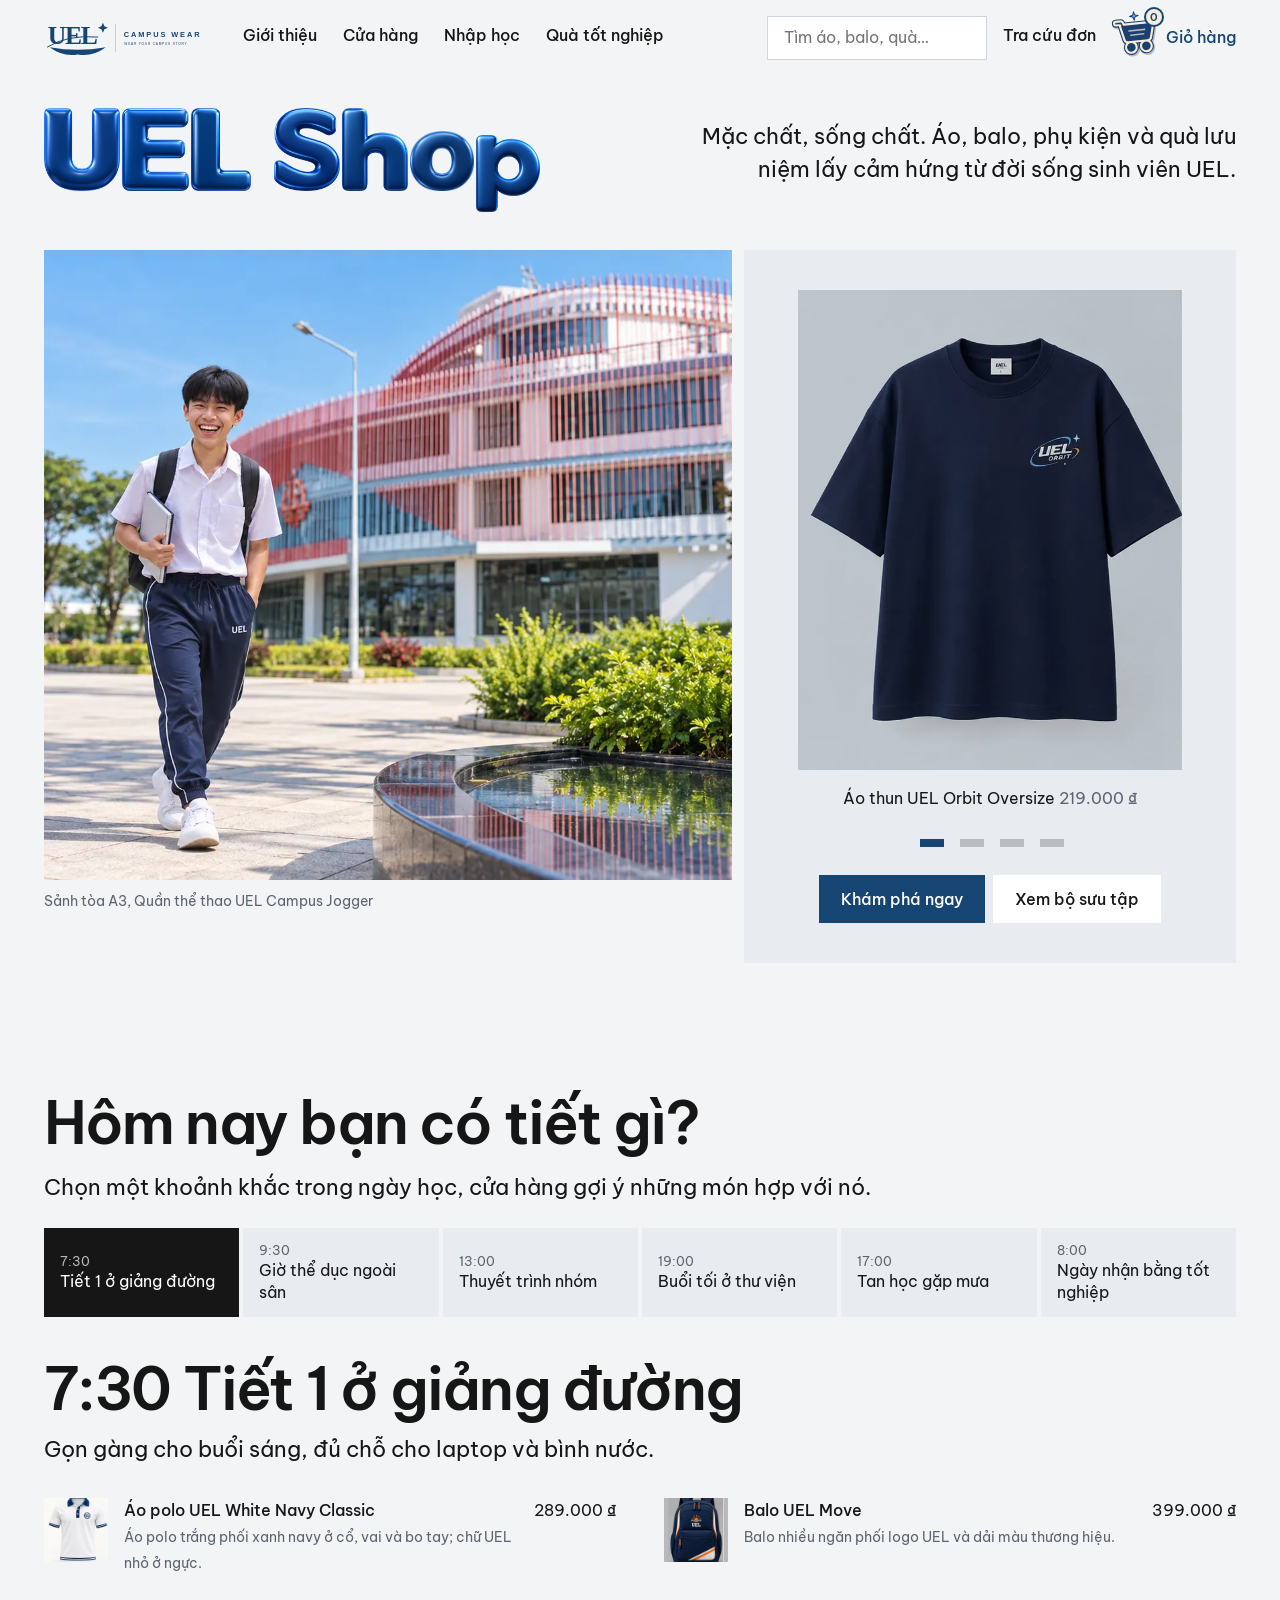
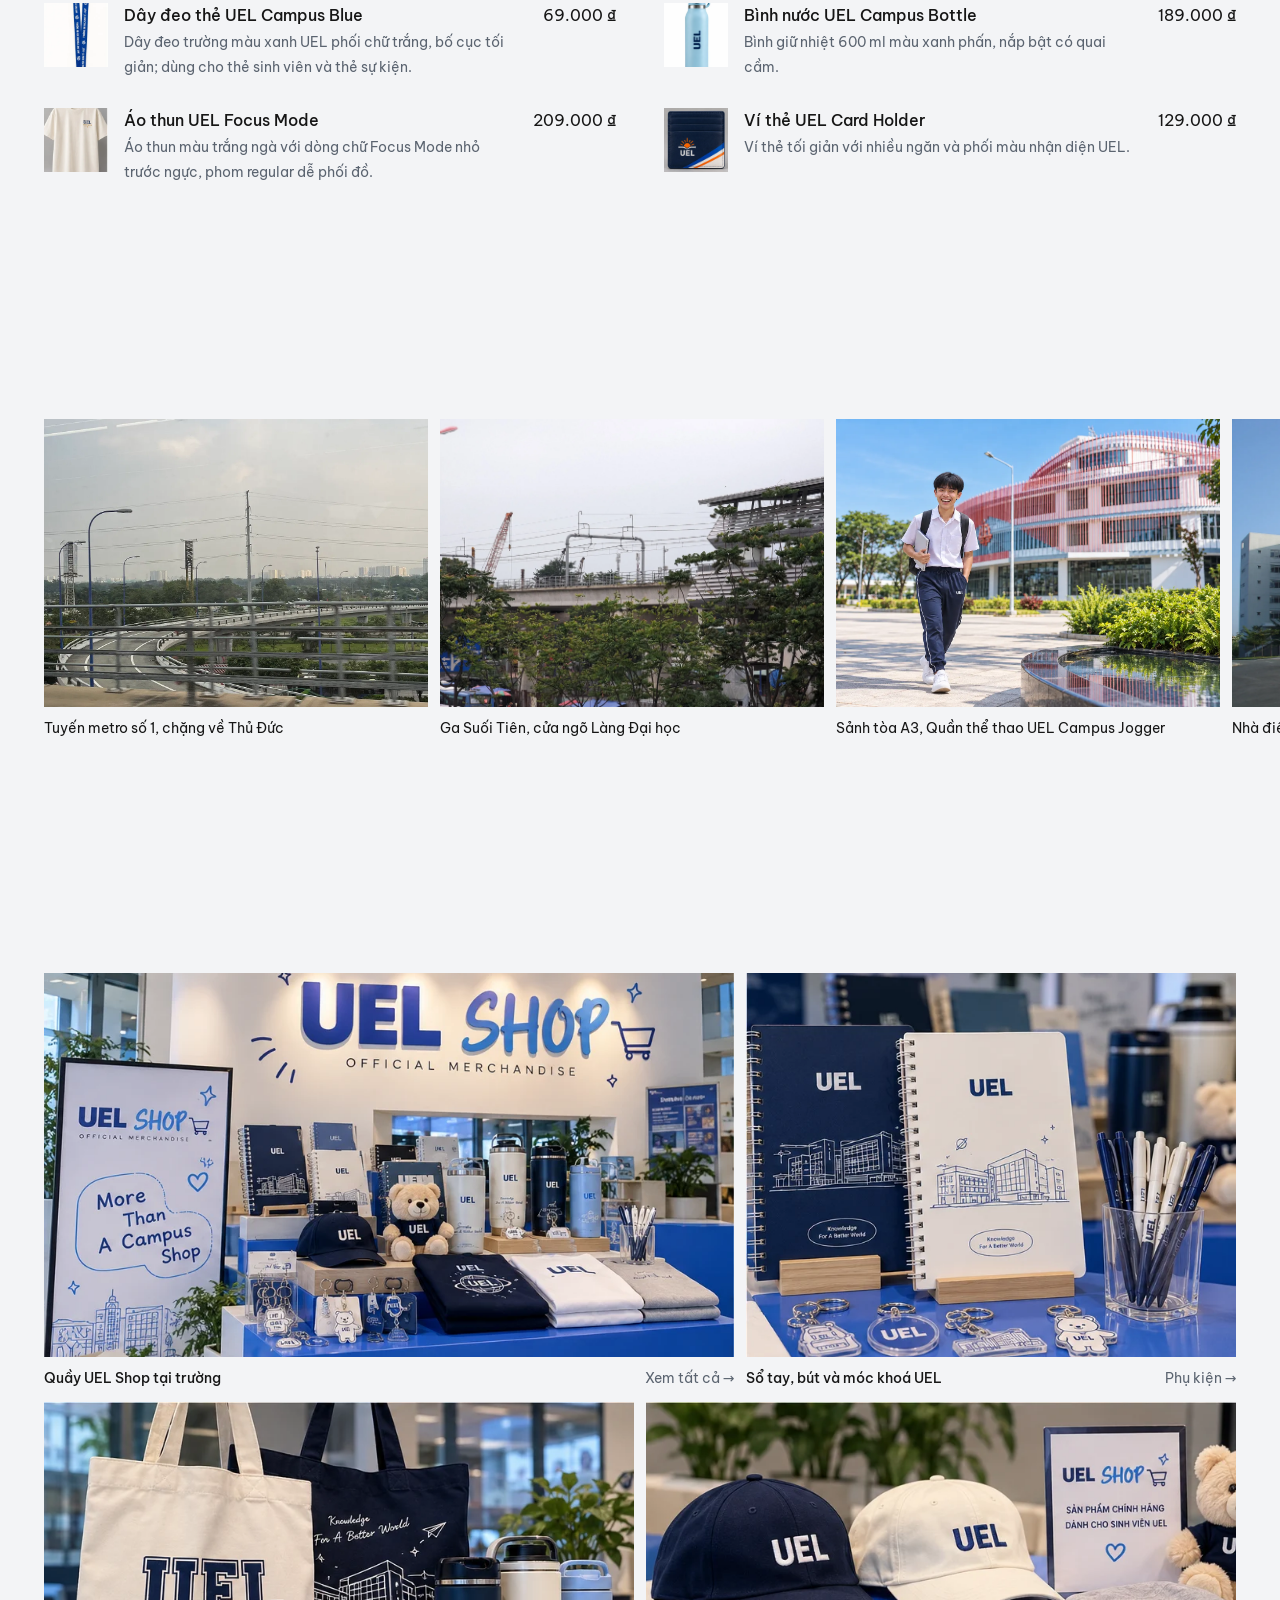
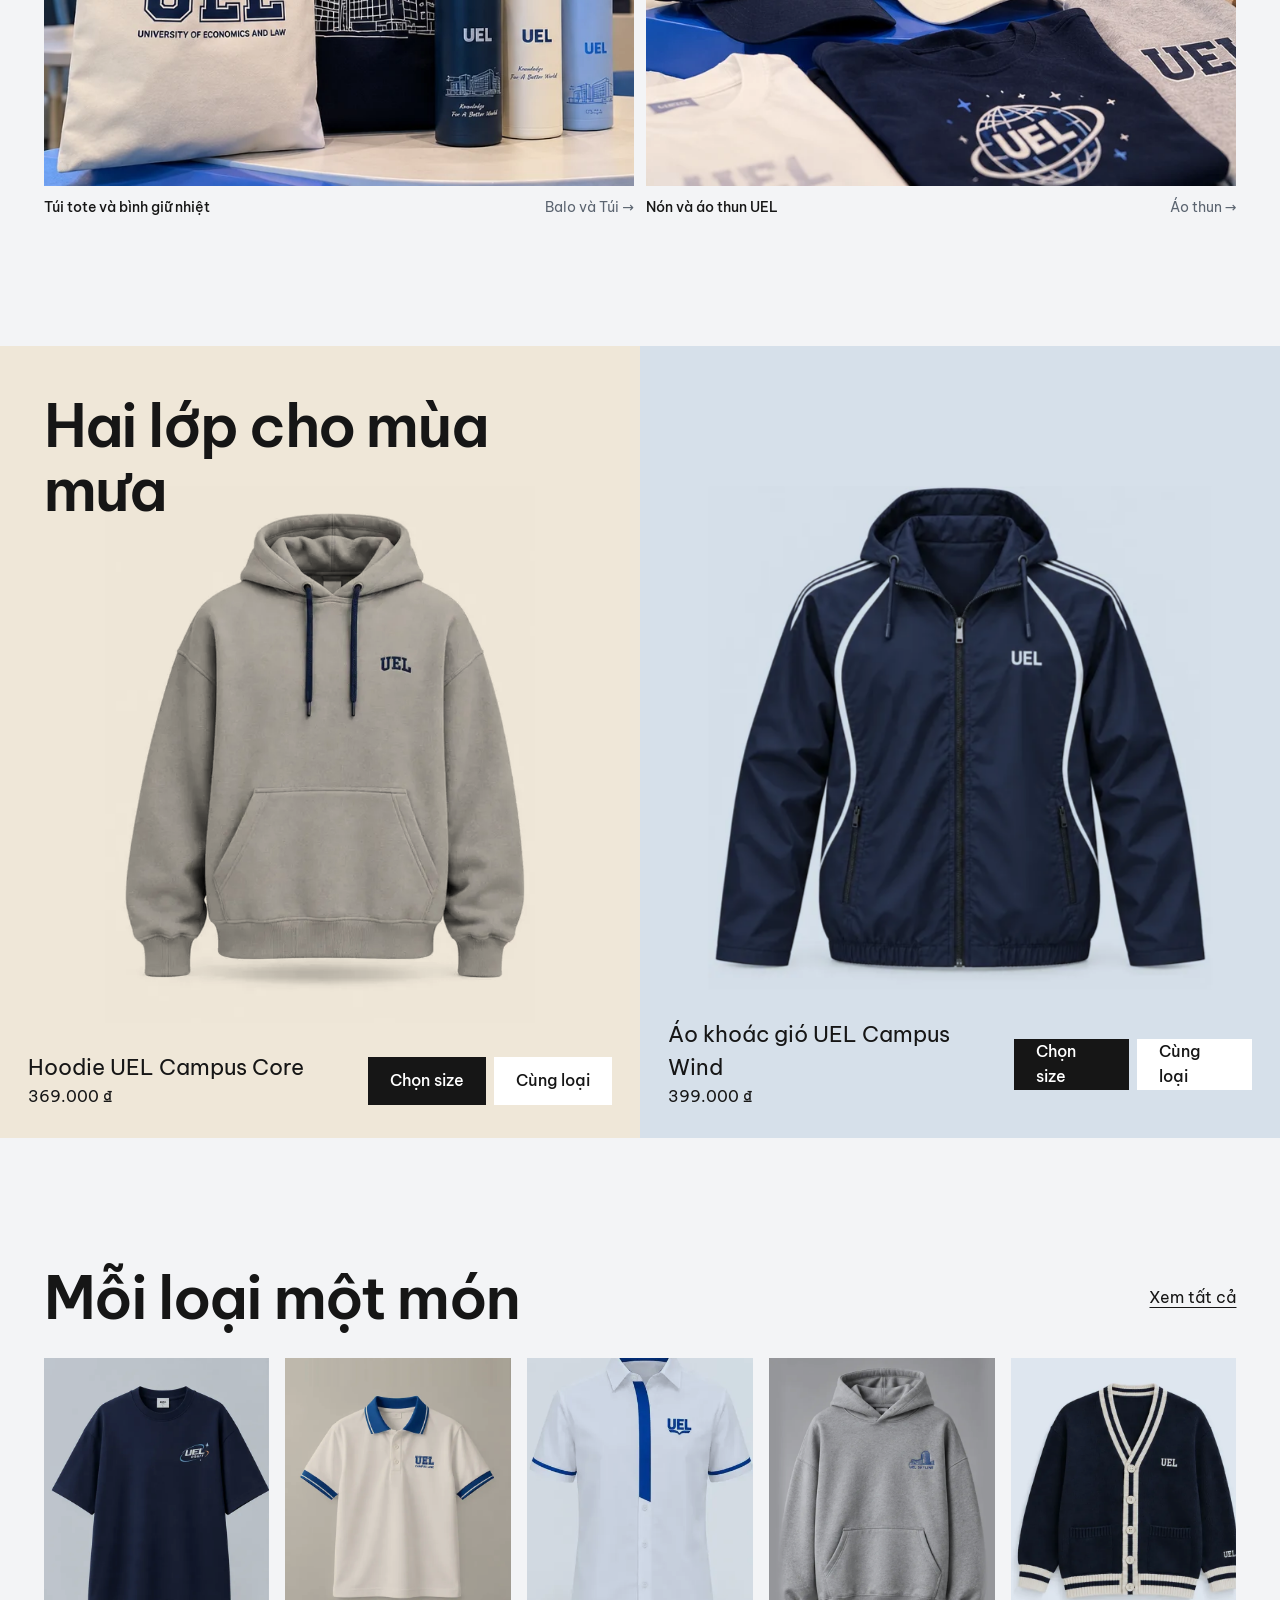
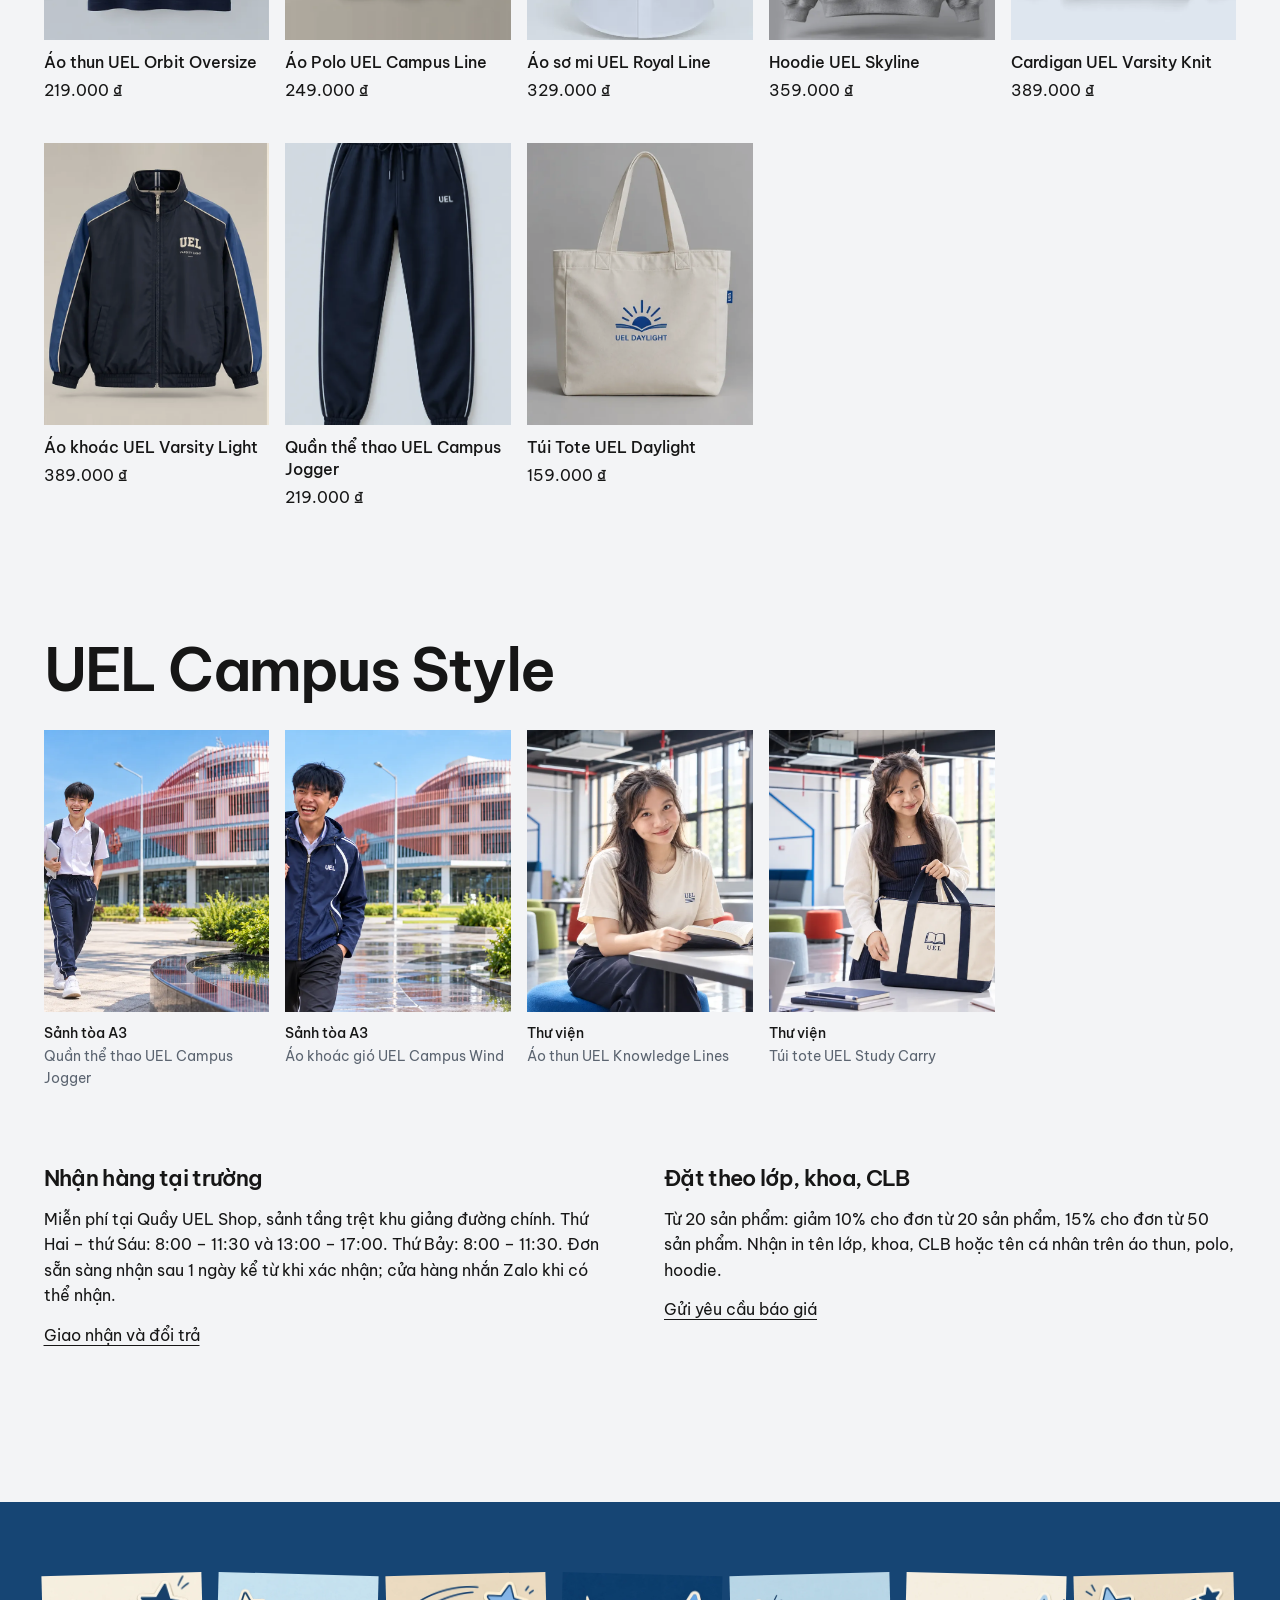
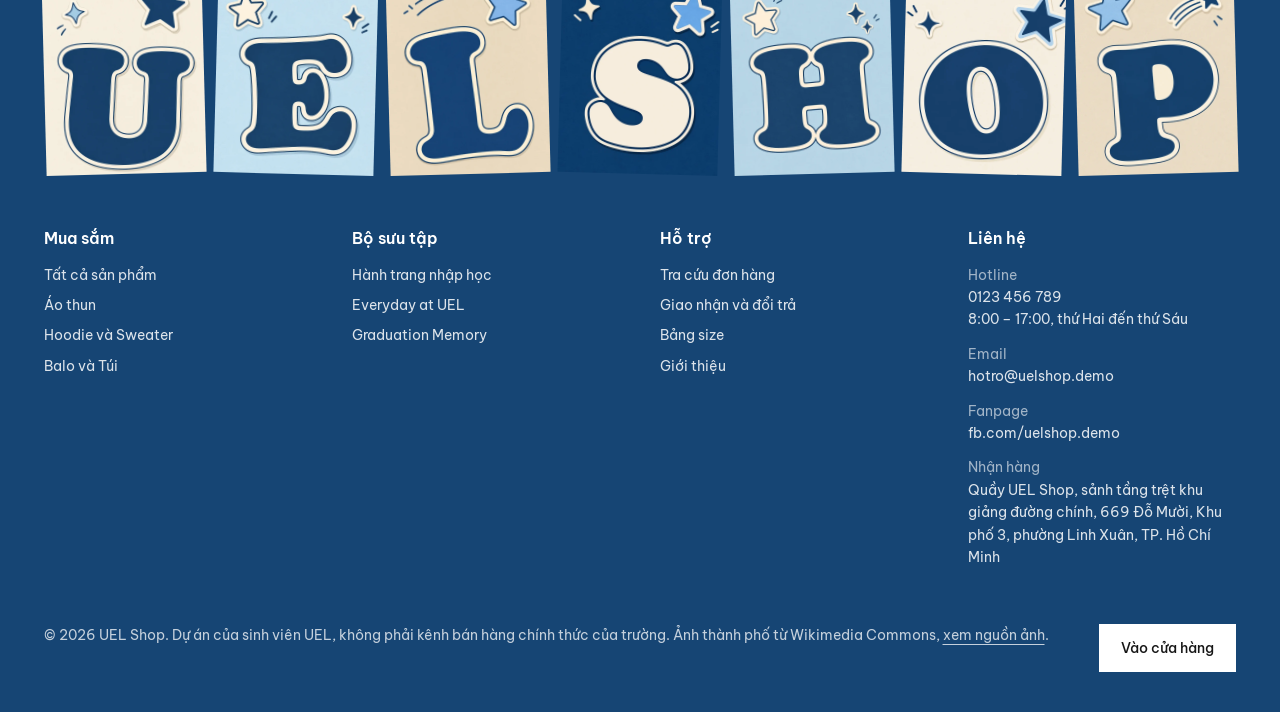
<file: index.html>
<!doctype html>
<html lang="vi" class="no-js">
<head>
<meta charset="utf-8">
<meta name="viewport" content="width=device-width, initial-scale=1">
<title>UEL Shop, mặc chất sống chất</title>
<meta name="description" content="Trang phục, phụ kiện và quà lưu niệm lấy cảm hứng từ đời sống sinh viên UEL.">
<meta name="theme-color" content="#164574">
<link rel="icon" href="images/brand/favicon.ico">
<link rel="preconnect" href="https://fonts.googleapis.com">
<link rel="preconnect" href="https://fonts.gstatic.com" crossorigin>
<link rel="stylesheet" href="https://fonts.googleapis.com/css2?family=Be+Vietnam+Pro:wght@400;500;600;700&amp;display=swap">
<link rel="stylesheet" href="css/base.css">
<link rel="stylesheet" href="css/layout.css">
<link rel="stylesheet" href="css/components.css">
<link rel="stylesheet" href="css/pages.css">
<script src="js/store.js" defer></script>
<script src="js/home.js" defer></script>
</head>
<body data-page="home">
<a class="sr-only" href="#main">Bỏ qua menu</a>
<header class="site-header">
  <div class="frame">
    <a class="logo" href="index.html" aria-label="UEL Shop, trang chủ"><img src="images/brand/uel-campus-wear-horizontal-blue.svg" alt="UEL Shop" width="180" height="44"></a>
    <nav class="main-nav" aria-label="Chính">
      <a class="nav-link" data-nav="about" href="about.html">Giới thiệu</a>
      <a class="nav-link" data-nav="shop" href="shop.html">Cửa hàng</a>
      <a class="nav-link" data-nav="nhap-hoc" href="shop.html?collection=hanh-trang-nhap-hoc">Nhập học</a>
      <a class="nav-link" data-nav="qua" href="shop.html?collection=graduation-memory">Quà tốt nghiệp</a>
    </nav>
    <div class="header-tools">
      <form action="shop.html" role="search"><label class="sr-only" for="hq">Tìm sản phẩm</label><input id="hq" name="q" type="search" class="field search" placeholder="Tìm áo, balo, quà…"></form>
      <a class="nav-link" data-nav="order" href="order.html">Tra cứu đơn</a>
      <a class="cart-sticker" href="cart.html" aria-label="Giỏ hàng"><span class="cart-art"><svg viewBox="0 0 64 64" aria-hidden="true">
<g transform="translate(1.5 2.5)" opacity=".22" fill="#000" stroke="#000" stroke-width="11" stroke-linejoin="round" stroke-linecap="round"><path d="M7 15h7l2 5" fill="none"/><path d="M15 20h38c1.6 0 2.7 1.5 2.3 3l-4 15c-.3 1.2-1.4 2-2.6 2H21.5c-1.3 0-2.4-.9-2.6-2.2z"/><circle cx="25" cy="50" r="5"/><circle cx="46" cy="50" r="5"/></g>
<g stroke-linejoin="round" stroke-linecap="round"><g fill="#1b3f6e" stroke="#1b3f6e" stroke-width="11"><path d="M7 15h7l2 5" fill="none"/><path d="M15 20h38c1.6 0 2.7 1.5 2.3 3l-4 15c-.3 1.2-1.4 2-2.6 2H21.5c-1.3 0-2.4-.9-2.6-2.2z"/><circle cx="25" cy="50" r="5"/><circle cx="46" cy="50" r="5"/></g>
<g fill="#1b3f6e" stroke="#f6ecd9" stroke-width="8"><path d="M7 15h7l2 5" fill="none"/><path d="M15 20h38c1.6 0 2.7 1.5 2.3 3l-4 15c-.3 1.2-1.4 2-2.6 2H21.5c-1.3 0-2.4-.9-2.6-2.2z"/><circle cx="25" cy="50" r="5"/><circle cx="46" cy="50" r="5"/></g>
<g fill="#1b3f6e" stroke="#1b3f6e" stroke-width="2"><path d="M7 15h7l2 5" fill="none"/><path d="M15 20h38c1.6 0 2.7 1.5 2.3 3l-4 15c-.3 1.2-1.4 2-2.6 2H21.5c-1.3 0-2.4-.9-2.6-2.2z"/><circle cx="25" cy="50" r="5"/><circle cx="46" cy="50" r="5"/></g></g>
<path d="M24 27h22M26 33h18" stroke="#f6ecd9" stroke-width="2.2" stroke-linecap="round" opacity=".7"/>
<path d="M33 1c1 5 1 5 6 6c-5 1-5 1-6 6c-1-5-1-5-6-6c5-1 5-1 6-6z" fill="#7fb2e8" stroke="#1b3f6e" stroke-width="1.4" stroke-linejoin="round"/></svg><span class="cart-count tabular" data-cart-count>0</span></span><span>Giỏ hàng</span></a>
      <button type="button" class="btn btn-paper menu-toggle" aria-expanded="false">Menu</button>
    </div>
  </div>
</header>
<main id="main">
<section class="frame">
  <div class="hero-top">
    <h1 class="wordmark"><span class="sr-only">UEL Shop</span><img src="images/brand/letter-u.webp" alt="" class="" style="animation-delay:0.00s"><img src="images/brand/letter-e.webp" alt="" class="" style="animation-delay:0.18s"><img src="images/brand/letter-l.webp" alt="" class="" style="animation-delay:0.36s"><img src="images/brand/letter-s.webp" alt="" class="word-gap" style="animation-delay:0.54s"><img src="images/brand/letter-h.webp" alt="" class="" style="animation-delay:0.72s"><img src="images/brand/letter-o.webp" alt="" class="lower-o" style="animation-delay:0.90s"><img src="images/brand/letter-p.webp" alt="" class="lower-p" style="animation-delay:1.08s"></h1>
    <p class="hero-lead text-lead">Mặc chất, sống chất. Áo, balo, phụ kiện và quà lưu niệm lấy cảm hứng từ đời sống sinh viên UEL.</p>
  </div>
  <div class="hero-grid">
    <figure style="margin:0"><div class="hero-photo"><img src="images/site/qt-yen-01-campus-v2.webp" alt="Sinh viên mặc quần thể thao UEL ở sảnh tòa A3"></div>
      <figcaption class="text-small text-soft" style="margin-top:10px">Sảnh tòa A3, Quần thể thao UEL Campus Jogger</figcaption></figure>
    <div class="plinth">
      <div class="plinth-stage" aria-live="off"></div>
      <p class="plinth-caption" aria-live="polite"></p>
      <div class="plinth-dots" role="group" aria-label="Chọn sản phẩm trên bệ"></div>
      <div class="plinth-actions"><a class="btn btn-primary" href="shop.html">Khám phá ngay</a><a class="btn btn-paper" href="#bo-suu-tap">Xem bộ sưu tập</a></div>
    </div>
  </div>
</section>
<section class="frame section" aria-labelledby="tkb">
  <h2 id="tkb" class="text-head reveal">Hôm nay bạn có tiết gì?</h2>
  <p class="text-lead reveal" style="margin-top:16px">Chọn một khoảnh khắc trong ngày học, cửa hàng gợi ý những món hợp với nó.</p>
  <div class="tt-tabs" role="tablist" aria-label="Khung giờ"></div>
  <div class="tt-panel" role="tabpanel"></div>
</section>
<section class="section" aria-labelledby="road">
  <div class="frame split-head"><h2 id="road" class="text-head reveal">Đường tới lớp</h2><p class="text-lead reveal">Từ tàu metro số 1, qua ga Suối Tiên, tới sân trường: những nơi đồ UEL Shop đi cùng bạn mỗi ngày.</p></div>
  <div class="photo-run"><div class="photo-track"><figure><img src="images/site/metro-so-1.webp" alt="Tuyến metro số 1, chặng về Thủ Đức" loading="lazy"><figcaption>Tuyến metro số 1, chặng về Thủ Đức</figcaption></figure><figure><img src="images/site/ga-metro-suoi-tien.webp" alt="Ga Suối Tiên, cửa ngõ Làng Đại học" loading="lazy"><figcaption>Ga Suối Tiên, cửa ngõ Làng Đại học</figcaption></figure><figure><img src="images/site/qt-yen-01-campus-v2.webp" alt="Sảnh tòa A3, Quần thể thao UEL Campus Jogger" loading="lazy"><figcaption>Sảnh tòa A3, Quần thể thao UEL Campus Jogger</figcaption></figure><figure><img src="images/site/dhqg-nha-dieu-hanh.webp" alt="Nhà điều hành ĐHQG-HCM" loading="lazy"><figcaption>Nhà điều hành ĐHQG-HCM</figcaption></figure><figure><img src="images/site/at-yen-06-campus-v2.webp" alt="Thư viện, Áo thun UEL Knowledge Lines" loading="lazy"><figcaption>Thư viện, Áo thun UEL Knowledge Lines</figcaption></figure><figure><img src="images/site/thu-duc-skyline.webp" alt="TP. Thủ Đức nhìn từ cầu" loading="lazy"><figcaption>TP. Thủ Đức nhìn từ cầu</figcaption></figure><figure><img src="images/site/tt-yen-10-campus-v2.webp" alt="Thư viện, Túi tote UEL Study Carry" loading="lazy"><figcaption>Thư viện, Túi tote UEL Study Carry</figcaption></figure></div></div>
</section>
<section class="frame section" aria-labelledby="explore">
  <div class="split-head"><h2 id="explore" class="text-head reveal">Khám phá UEL Shop</h2><p class="text-lead reveal">Quầy hàng ngay trong trường: áo, nón, sổ tay, bình nước và quà lưu niệm mang dấu ấn UEL.</p></div>
  <ul class="explore"><li class="wide reveal"><a href="shop.html"><img src="images/site/quay-uel-shop.webp" alt="Quầy UEL Shop tại trường" loading="lazy"><p><span style="font-weight:500">Quầy UEL Shop tại trường</span><span class="text-soft">Xem tất cả →</span></p></a></li><li class="narrow reveal"><a href="shop.html?category=phu-kien"><img src="images/site/so-tay-but.webp" alt="Sổ tay, bút và móc khoá UEL" loading="lazy"><p><span style="font-weight:500">Sổ tay, bút và móc khoá UEL</span><span class="text-soft">Phụ kiện →</span></p></a></li><li class="half reveal"><a href="shop.html?category=balo-tui"><img src="images/site/tote-binh-nuoc.webp" alt="Túi tote và bình giữ nhiệt" loading="lazy"><p><span style="font-weight:500">Túi tote và bình giữ nhiệt</span><span class="text-soft">Balo và Túi →</span></p></a></li><li class="half reveal"><a href="shop.html?category=ao-thun"><img src="images/site/non-ao-thun.webp" alt="Nón và áo thun UEL" loading="lazy"><p><span style="font-weight:500">Nón và áo thun UEL</span><span class="text-soft">Áo thun →</span></p></a></li></ul>
</section>
<section class="section" aria-labelledby="pair">
  <div class="pair">
    <div class="pair-item f2" data-pair="HD-YEN-24"><h2 id="pair" class="text-head">Hai lớp cho mùa mưa</h2><div class="pair-media"><img src="" alt=""></div>
      <div class="pair-foot"><div><p class="pair-name text-lead"></p><p class="pair-price tabular"></p></div><div class="actions"><a class="btn btn-ink pair-buy" href="#">Chọn size</a><a class="btn btn-paper pair-cat" href="#">Cùng loại</a></div></div></div>
    <div class="pair-item f4" data-pair="AK-YEN-05"><div class="pair-media"><img src="" alt=""></div>
      <div class="pair-foot"><div><p class="pair-name text-lead"></p><p class="pair-price tabular"></p></div><div class="actions"><a class="btn btn-ink pair-buy" href="#">Chọn size</a><a class="btn btn-paper pair-cat" href="#">Cùng loại</a></div></div></div>
  </div>
</section>
<section class="frame section" aria-labelledby="latest">
  <div class="shop-bar"><h2 id="latest" class="text-head reveal">Mỗi loại một món</h2><a class="link" href="shop.html">Xem tất cả</a></div>
  <div class="product-grid latest" style="grid-template-columns:repeat(auto-fill,minmax(220px,1fr))"></div>
</section>
<section id="bo-suu-tap" class="frame section" aria-labelledby="life">
  <h2 id="life" class="text-head reveal">UEL Campus Style</h2>
  <ul class="product-grid" style="grid-template-columns:repeat(auto-fill,minmax(220px,1fr))"><li class="reveal"><img src="images/site/qt-yen-01-campus-v2.webp" alt="Sảnh tòa A3: sinh viên mặc Quần thể thao UEL Campus Jogger" loading="lazy" style="aspect-ratio:4/5;object-fit:cover;width:100%"><p class="text-small" style="margin-top:10px;font-weight:500">Sảnh tòa A3</p><p class="text-small text-soft">Quần thể thao UEL Campus Jogger</p></li><li class="reveal"><img src="images/site/ak-yen-05-campus-v2.webp" alt="Sảnh tòa A3: sinh viên mặc Áo khoác gió UEL Campus Wind" loading="lazy" style="aspect-ratio:4/5;object-fit:cover;width:100%"><p class="text-small" style="margin-top:10px;font-weight:500">Sảnh tòa A3</p><p class="text-small text-soft">Áo khoác gió UEL Campus Wind</p></li><li class="reveal"><img src="images/site/at-yen-06-campus-v2.webp" alt="Thư viện: sinh viên mặc Áo thun UEL Knowledge Lines" loading="lazy" style="aspect-ratio:4/5;object-fit:cover;width:100%"><p class="text-small" style="margin-top:10px;font-weight:500">Thư viện</p><p class="text-small text-soft">Áo thun UEL Knowledge Lines</p></li><li class="reveal"><img src="images/site/tt-yen-10-campus-v2.webp" alt="Thư viện: sinh viên mặc Túi tote UEL Study Carry" loading="lazy" style="aspect-ratio:4/5;object-fit:cover;width:100%"><p class="text-small" style="margin-top:10px;font-weight:500">Thư viện</p><p class="text-small text-soft">Túi tote UEL Study Carry</p></li></ul>
  <div class="grid-2" style="margin-top:72px">
    <div><h3 class="text-lead">Nhận hàng tại trường</h3><p style="margin-top:12px">Miễn phí tại Quầy UEL Shop, sảnh tầng trệt khu giảng đường chính. Thứ Hai – thứ Sáu: 8:00 – 11:30 và 13:00 – 17:00. Thứ Bảy: 8:00 – 11:30. Đơn sẵn sàng nhận sau 1 ngày kể từ khi xác nhận; cửa hàng nhắn Zalo khi có thể nhận.</p><a class="link" style="display:inline-block;margin-top:14px" href="policy.html#nhan-tai-truong">Giao nhận và đổi trả</a></div>
    <div><h3 class="text-lead">Đặt theo lớp, khoa, CLB</h3><p style="margin-top:12px">Từ 20 sản phẩm: giảm 10% cho đơn từ 20 sản phẩm, 15% cho đơn từ 50 sản phẩm. Nhận in tên lớp, khoa, CLB hoặc tên cá nhân trên áo thun, polo, hoodie.</p><a class="link" style="display:inline-block;margin-top:14px" href="policy.html#so-luong-lon">Gửi yêu cầu báo giá</a></div>
  </div>
</section>
</main>
<footer class="site-footer">
  <div class="frame">
    <div class="footer-cards" aria-hidden="true"><img src="images/brand/card-u.webp" alt="" loading="lazy"><img src="images/brand/card-e.webp" alt="" loading="lazy"><img src="images/brand/card-l.webp" alt="" loading="lazy"><img src="images/brand/card-s.webp" alt="" loading="lazy"><img src="images/brand/card-h.webp" alt="" loading="lazy"><img src="images/brand/card-o.webp" alt="" loading="lazy"><img src="images/brand/card-p.webp" alt="" loading="lazy"></div>
    <p class="sr-only">UEL Shop</p>
    <div class="footer-cols"><nav aria-label="Mua sắm"><h2>Mua sắm</h2><ul><li><a href="shop.html">Tất cả sản phẩm</a></li><li><a href="shop.html?category=ao-thun">Áo thun</a></li><li><a href="shop.html?category=hoodie">Hoodie và Sweater</a></li><li><a href="shop.html?category=balo-tui">Balo và Túi</a></li></ul></nav><nav aria-label="Bộ sưu tập"><h2>Bộ sưu tập</h2><ul><li><a href="shop.html?collection=hanh-trang-nhap-hoc">Hành trang nhập học</a></li><li><a href="shop.html?collection=everyday-at-uel">Everyday at UEL</a></li><li><a href="shop.html?collection=graduation-memory">Graduation Memory</a></li></ul></nav><nav aria-label="Hỗ trợ"><h2>Hỗ trợ</h2><ul><li><a href="order.html">Tra cứu đơn hàng</a></li><li><a href="policy.html">Giao nhận và đổi trả</a></li><li><a href="policy.html#size">Bảng size</a></li><li><a href="about.html">Giới thiệu</a></li></ul></nav>
      <div><h2>Liên hệ</h2><dl>
        <dt>Hotline</dt><dd class="tabular">0123 456 789</dd><dd>8:00 – 17:00, thứ Hai đến thứ Sáu</dd>
        <dt>Email</dt><dd>hotro@uelshop.demo</dd>
        <dt>Fanpage</dt><dd>fb.com/uelshop.demo</dd>
        <dt>Nhận hàng</dt><dd>Quầy UEL Shop, sảnh tầng trệt khu giảng đường chính, 669 Đỗ Mười, Khu phố 3, phường Linh Xuân, TP. Hồ Chí Minh</dd></dl></div>
    </div>
    <div class="footer-bottom"><p>© 2026 UEL Shop. Dự án của sinh viên UEL, không phải kênh bán hàng chính thức của trường. Ảnh thành phố từ Wikimedia Commons, <a class="link" href="about.html#nguon-anh">xem nguồn ảnh</a>.</p><a class="btn btn-paper" href="shop.html">Vào cửa hàng</a></div>
  </div>
</footer>
</body>
</html>
</file>
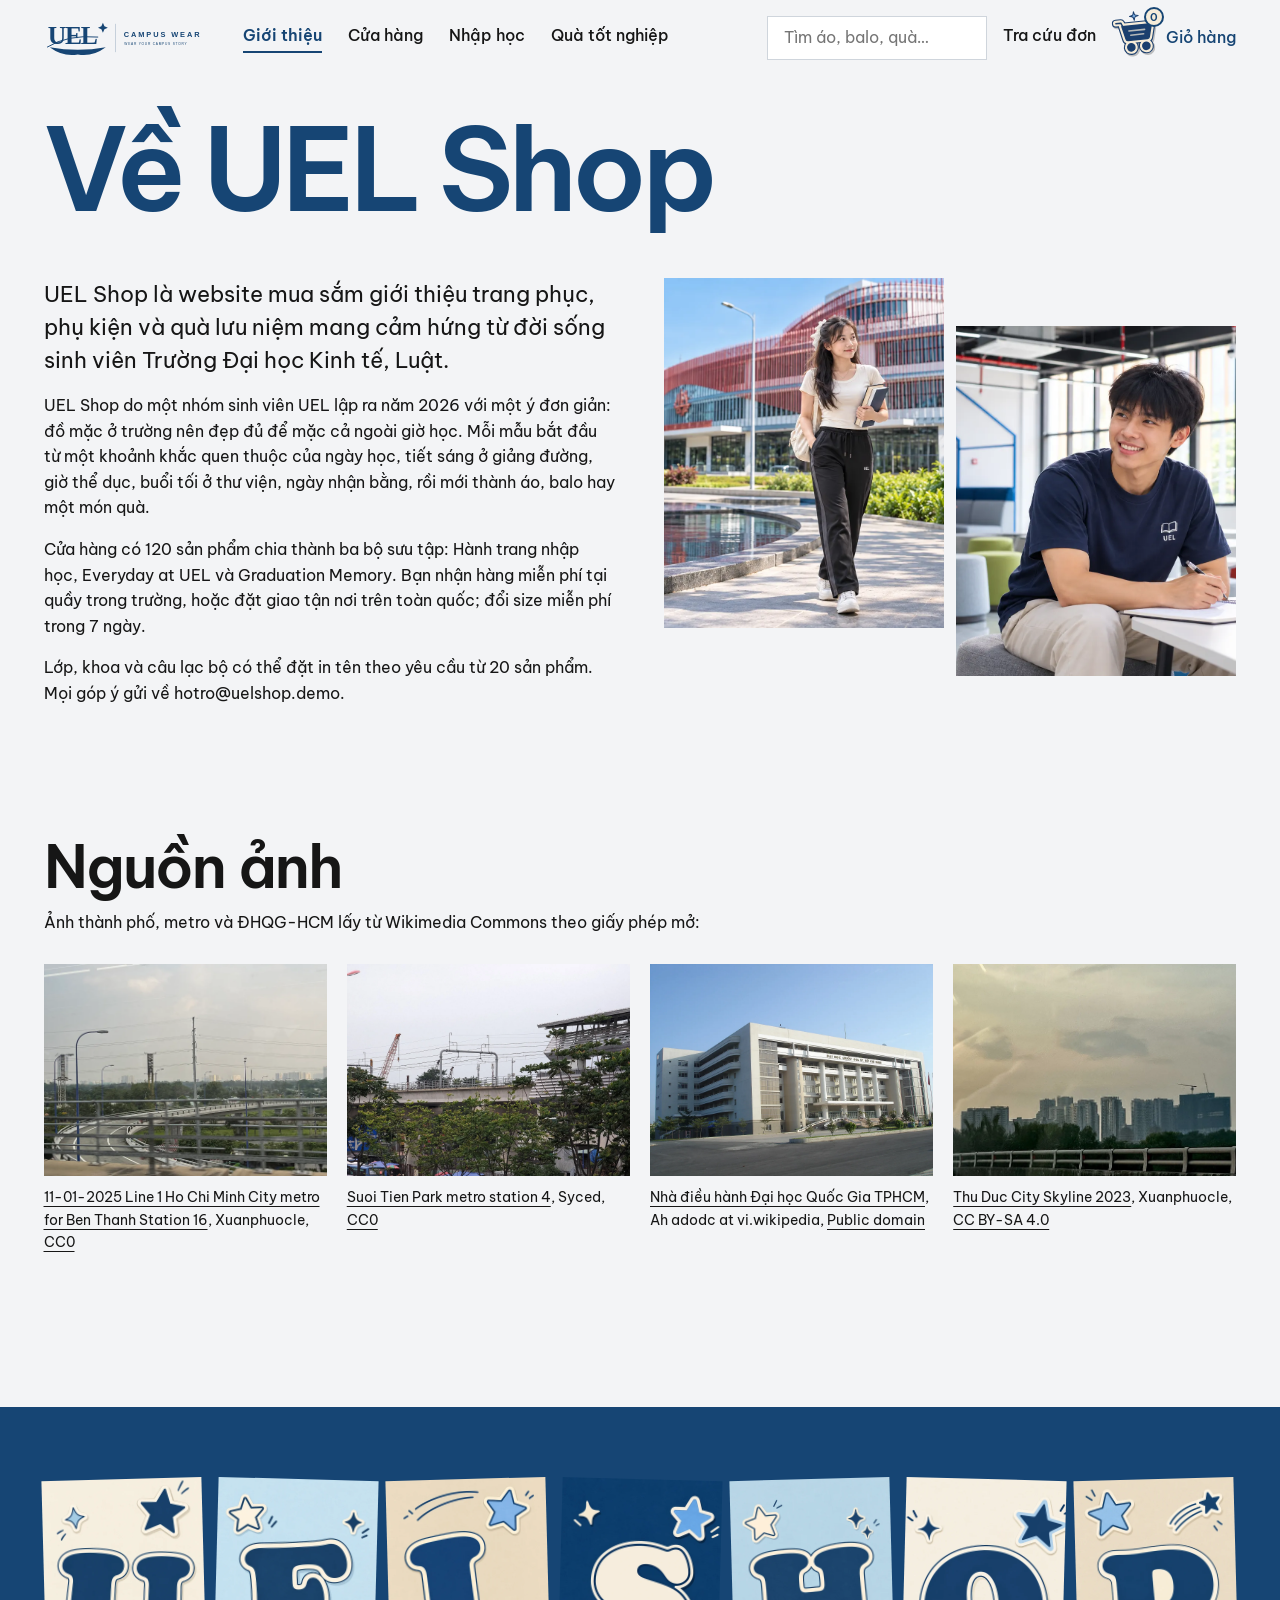
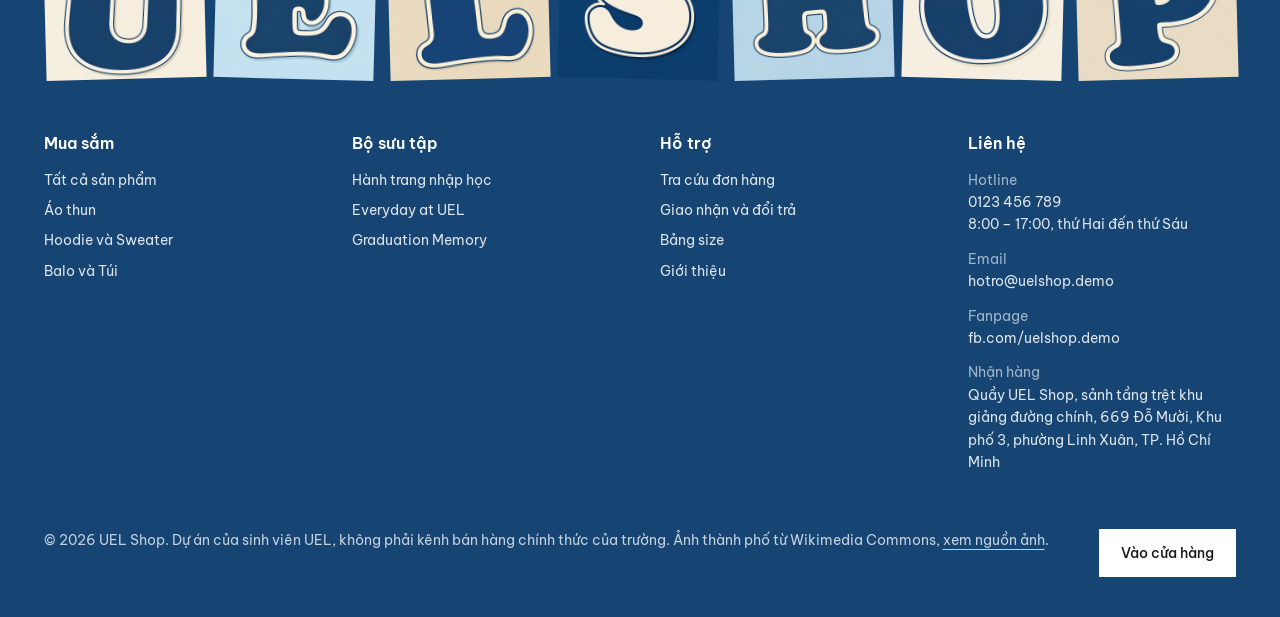
<file: about.html>
<!doctype html>
<html lang="vi" class="no-js">
<head>
<meta charset="utf-8">
<meta name="viewport" content="width=device-width, initial-scale=1">
<title>Giới thiệu · UEL Shop</title>
<meta name="description" content="Câu chuyện của UEL Shop.">
<meta name="theme-color" content="#164574">
<link rel="icon" href="images/brand/favicon.ico">
<link rel="preconnect" href="https://fonts.googleapis.com">
<link rel="preconnect" href="https://fonts.gstatic.com" crossorigin>
<link rel="stylesheet" href="https://fonts.googleapis.com/css2?family=Be+Vietnam+Pro:wght@400;500;600;700&amp;display=swap">
<link rel="stylesheet" href="css/base.css">
<link rel="stylesheet" href="css/layout.css">
<link rel="stylesheet" href="css/components.css">
<link rel="stylesheet" href="css/pages.css">
<script src="js/store.js" defer></script>
</head>
<body data-page="about">
<a class="sr-only" href="#main">Bỏ qua menu</a>
<header class="site-header">
  <div class="frame">
    <a class="logo" href="index.html" aria-label="UEL Shop, trang chủ"><img src="images/brand/uel-campus-wear-horizontal-blue.svg" alt="UEL Shop" width="180" height="44"></a>
    <nav class="main-nav" aria-label="Chính">
      <a class="nav-link" data-nav="about" href="about.html">Giới thiệu</a>
      <a class="nav-link" data-nav="shop" href="shop.html">Cửa hàng</a>
      <a class="nav-link" data-nav="nhap-hoc" href="shop.html?collection=hanh-trang-nhap-hoc">Nhập học</a>
      <a class="nav-link" data-nav="qua" href="shop.html?collection=graduation-memory">Quà tốt nghiệp</a>
    </nav>
    <div class="header-tools">
      <form action="shop.html" role="search"><label class="sr-only" for="hq">Tìm sản phẩm</label><input id="hq" name="q" type="search" class="field search" placeholder="Tìm áo, balo, quà…"></form>
      <a class="nav-link" data-nav="order" href="order.html">Tra cứu đơn</a>
      <a class="cart-sticker" href="cart.html" aria-label="Giỏ hàng"><span class="cart-art"><svg viewBox="0 0 64 64" aria-hidden="true">
<g transform="translate(1.5 2.5)" opacity=".22" fill="#000" stroke="#000" stroke-width="11" stroke-linejoin="round" stroke-linecap="round"><path d="M7 15h7l2 5" fill="none"/><path d="M15 20h38c1.6 0 2.7 1.5 2.3 3l-4 15c-.3 1.2-1.4 2-2.6 2H21.5c-1.3 0-2.4-.9-2.6-2.2z"/><circle cx="25" cy="50" r="5"/><circle cx="46" cy="50" r="5"/></g>
<g stroke-linejoin="round" stroke-linecap="round"><g fill="#1b3f6e" stroke="#1b3f6e" stroke-width="11"><path d="M7 15h7l2 5" fill="none"/><path d="M15 20h38c1.6 0 2.7 1.5 2.3 3l-4 15c-.3 1.2-1.4 2-2.6 2H21.5c-1.3 0-2.4-.9-2.6-2.2z"/><circle cx="25" cy="50" r="5"/><circle cx="46" cy="50" r="5"/></g>
<g fill="#1b3f6e" stroke="#f6ecd9" stroke-width="8"><path d="M7 15h7l2 5" fill="none"/><path d="M15 20h38c1.6 0 2.7 1.5 2.3 3l-4 15c-.3 1.2-1.4 2-2.6 2H21.5c-1.3 0-2.4-.9-2.6-2.2z"/><circle cx="25" cy="50" r="5"/><circle cx="46" cy="50" r="5"/></g>
<g fill="#1b3f6e" stroke="#1b3f6e" stroke-width="2"><path d="M7 15h7l2 5" fill="none"/><path d="M15 20h38c1.6 0 2.7 1.5 2.3 3l-4 15c-.3 1.2-1.4 2-2.6 2H21.5c-1.3 0-2.4-.9-2.6-2.2z"/><circle cx="25" cy="50" r="5"/><circle cx="46" cy="50" r="5"/></g></g>
<path d="M24 27h22M26 33h18" stroke="#f6ecd9" stroke-width="2.2" stroke-linecap="round" opacity=".7"/>
<path d="M33 1c1 5 1 5 6 6c-5 1-5 1-6 6c-1-5-1-5-6-6c5-1 5-1 6-6z" fill="#7fb2e8" stroke="#1b3f6e" stroke-width="1.4" stroke-linejoin="round"/></svg><span class="cart-count tabular" data-cart-count>0</span></span><span>Giỏ hàng</span></a>
      <button type="button" class="btn btn-paper menu-toggle" aria-expanded="false">Menu</button>
    </div>
  </div>
</header>
<main id="main">
<section class="frame">
  <h1 class="page-title">Về UEL Shop</h1>
  <div class="grid-2" style="margin-top:56px">
    <div class="prose">
      <p class="text-lead">UEL Shop là website mua sắm giới thiệu trang phục, phụ kiện và quà lưu niệm mang cảm hứng từ đời sống sinh viên Trường Đại học Kinh tế, Luật.</p>
      <p>UEL Shop do một nhóm sinh viên UEL lập ra năm 2026 với một ý đơn giản: đồ mặc ở trường nên đẹp đủ để mặc cả ngoài giờ học. Mỗi mẫu bắt đầu từ một khoảnh khắc quen thuộc của ngày học, tiết sáng ở giảng đường, giờ thể dục, buổi tối ở thư viện, ngày nhận bằng, rồi mới thành áo, balo hay một món quà.</p>
      <p>Cửa hàng có 120 sản phẩm chia thành ba bộ sưu tập: Hành trang nhập học, Everyday at UEL và Graduation Memory. Bạn nhận hàng miễn phí tại quầy trong trường, hoặc đặt giao tận nơi trên toàn quốc; đổi size miễn phí trong 7 ngày.</p>
      <p>Lớp, khoa và câu lạc bộ có thể đặt in tên theo yêu cầu từ 20 sản phẩm. Mọi góp ý gửi về hotro@uelshop.demo.</p>
    </div>
    <div style="display:grid;grid-template-columns:1fr 1fr;gap:12px;align-items:start">
      <img src="images/site/qt-yen-02-campus-v2.webp" alt="Sinh viên ở sảnh tòa A3" style="aspect-ratio:4/5;object-fit:cover">
      <img src="images/site/at-yen-08-campus-v2.webp" alt="Sinh viên ở thư viện" style="aspect-ratio:4/5;object-fit:cover;margin-top:48px">
    </div>
  </div>
  <section id="nguon-anh" class="section"><h2 class="text-head">Nguồn ảnh</h2><p style="margin-top:12px">Ảnh thành phố, metro và ĐHQG-HCM lấy từ Wikimedia Commons theo giấy phép mở:</p>
    <ul class="credits"><li><img src="images/site/metro-so-1.webp" alt="Tuyến metro số 1, chặng về Thủ Đức" loading="lazy"><p class="text-small" style="margin-top:10px"><a class="link" href="https://commons.wikimedia.org/wiki/File:11-01-2025_Line_1_Ho_Chi_Minh_City_metro_for_Ben_Thanh_Station_16.jpg">11-01-2025 Line 1 Ho Chi Minh City metro for Ben Thanh Station 16</a>, Xuanphuocle, <a class="link" href="https://creativecommons.org/publicdomain/zero/1.0/deed.en">CC0</a></p></li><li><img src="images/site/ga-metro-suoi-tien.webp" alt="Ga Suối Tiên, cửa ngõ Làng Đại học" loading="lazy"><p class="text-small" style="margin-top:10px"><a class="link" href="https://commons.wikimedia.org/wiki/File:Suoi_Tien_Park_metro_station_4.jpg">Suoi Tien Park metro station 4</a>, Syced, <a class="link" href="https://creativecommons.org/publicdomain/zero/1.0/deed.en">CC0</a></p></li><li><img src="images/site/dhqg-nha-dieu-hanh.webp" alt="Nhà điều hành ĐHQG-HCM" loading="lazy"><p class="text-small" style="margin-top:10px"><a class="link" href="https://commons.wikimedia.org/wiki/File:Nh%C3%A0_%C4%91i%E1%BB%81u_h%C3%A0nh_%C4%90%E1%BA%A1i_h%E1%BB%8Dc_Qu%E1%BB%91c_Gia_TPHCM.jpg">Nhà điều hành Đại học Quốc Gia TPHCM</a>, Ah adodc at vi.wikipedia, <a class="link" href="https://creativecommons.org/publicdomain/mark/1.0/">Public domain</a></p></li><li><img src="images/site/thu-duc-skyline.webp" alt="TP. Thủ Đức nhìn từ cầu" loading="lazy"><p class="text-small" style="margin-top:10px"><a class="link" href="https://commons.wikimedia.org/wiki/File:Thu_Duc_City_Skyline_2023.jpg">Thu Duc City Skyline 2023</a>, Xuanphuocle, <a class="link" href="https://creativecommons.org/licenses/by-sa/4.0">CC BY-SA 4.0</a></p></li></ul></section>
</section>
</main>
<footer class="site-footer">
  <div class="frame">
    <div class="footer-cards" aria-hidden="true"><img src="images/brand/card-u.webp" alt="" loading="lazy"><img src="images/brand/card-e.webp" alt="" loading="lazy"><img src="images/brand/card-l.webp" alt="" loading="lazy"><img src="images/brand/card-s.webp" alt="" loading="lazy"><img src="images/brand/card-h.webp" alt="" loading="lazy"><img src="images/brand/card-o.webp" alt="" loading="lazy"><img src="images/brand/card-p.webp" alt="" loading="lazy"></div>
    <p class="sr-only">UEL Shop</p>
    <div class="footer-cols"><nav aria-label="Mua sắm"><h2>Mua sắm</h2><ul><li><a href="shop.html">Tất cả sản phẩm</a></li><li><a href="shop.html?category=ao-thun">Áo thun</a></li><li><a href="shop.html?category=hoodie">Hoodie và Sweater</a></li><li><a href="shop.html?category=balo-tui">Balo và Túi</a></li></ul></nav><nav aria-label="Bộ sưu tập"><h2>Bộ sưu tập</h2><ul><li><a href="shop.html?collection=hanh-trang-nhap-hoc">Hành trang nhập học</a></li><li><a href="shop.html?collection=everyday-at-uel">Everyday at UEL</a></li><li><a href="shop.html?collection=graduation-memory">Graduation Memory</a></li></ul></nav><nav aria-label="Hỗ trợ"><h2>Hỗ trợ</h2><ul><li><a href="order.html">Tra cứu đơn hàng</a></li><li><a href="policy.html">Giao nhận và đổi trả</a></li><li><a href="policy.html#size">Bảng size</a></li><li><a href="about.html">Giới thiệu</a></li></ul></nav>
      <div><h2>Liên hệ</h2><dl>
        <dt>Hotline</dt><dd class="tabular">0123 456 789</dd><dd>8:00 – 17:00, thứ Hai đến thứ Sáu</dd>
        <dt>Email</dt><dd>hotro@uelshop.demo</dd>
        <dt>Fanpage</dt><dd>fb.com/uelshop.demo</dd>
        <dt>Nhận hàng</dt><dd>Quầy UEL Shop, sảnh tầng trệt khu giảng đường chính, 669 Đỗ Mười, Khu phố 3, phường Linh Xuân, TP. Hồ Chí Minh</dd></dl></div>
    </div>
    <div class="footer-bottom"><p>© 2026 UEL Shop. Dự án của sinh viên UEL, không phải kênh bán hàng chính thức của trường. Ảnh thành phố từ Wikimedia Commons, <a class="link" href="about.html#nguon-anh">xem nguồn ảnh</a>.</p><a class="btn btn-paper" href="shop.html">Vào cửa hàng</a></div>
  </div>
</footer>
</body>
</html>
</file>
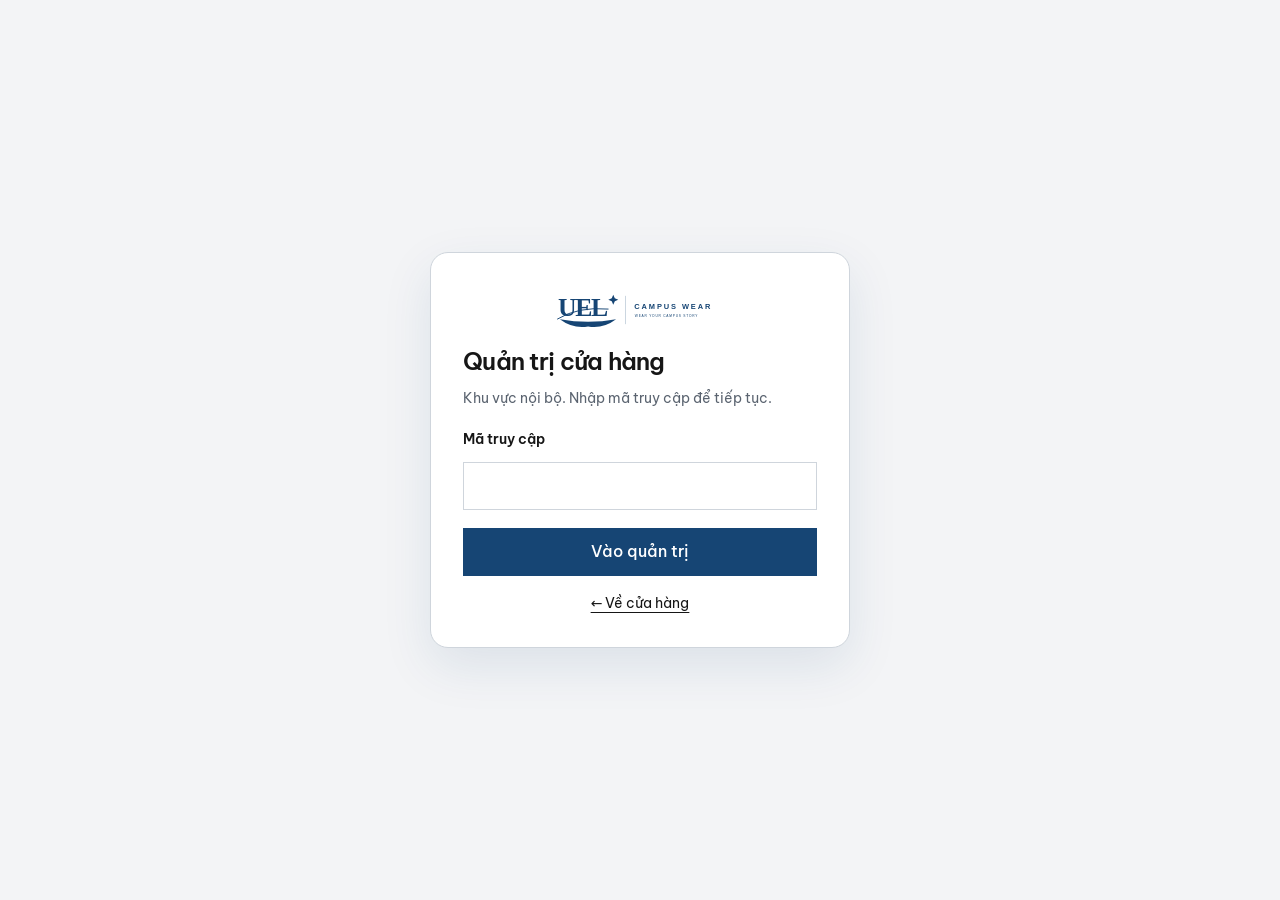
<file: admin.html>
<!doctype html>
<html lang="vi" class="no-js">
<head>
<meta charset="utf-8">
<meta name="viewport" content="width=device-width, initial-scale=1">
<title>UEL Shop · Quản trị</title>
<meta name="description" content="Trang quản trị nội bộ UEL Shop (bản tĩnh, dùng localStorage).">
<meta name="theme-color" content="#164574">
<meta name="robots" content="noindex, nofollow">
<link rel="icon" href="images/brand/favicon.ico">
<link rel="preconnect" href="https://fonts.googleapis.com">
<link rel="preconnect" href="https://fonts.gstatic.com" crossorigin>
<link rel="stylesheet" href="https://fonts.googleapis.com/css2?family=Be+Vietnam+Pro:wght@400;500;600;700&display=swap">
<link rel="stylesheet" href="css/base.css">
<link rel="stylesheet" href="css/layout.css">
<link rel="stylesheet" href="css/components.css">
<link rel="stylesheet" href="css/admin.css">
<script src="js/store.js" defer></script>
<script src="js/admin.js" defer></script>
</head>
<body data-page="admin">

<!-- Cổng đăng nhập -->
<section class="admin-gate" data-gate hidden>
  <form class="gate-card" data-login>
    <img class="gate-logo" src="images/brand/uel-campus-wear-horizontal-blue.svg" alt="UEL Shop" width="200" height="48">
    <h1>Quản trị cửa hàng</h1>
    <p class="text-soft text-small">Khu vực nội bộ. Nhập mã truy cập để tiếp tục.</p>
    <label class="field-label" for="pass">Mã truy cập</label>
    <input id="pass" name="pass" type="password" class="field" autocomplete="off" required>
    <p class="gate-error" data-gate-error hidden>Mã truy cập không đúng.</p>
    <button type="submit" class="btn btn-primary">Vào quản trị</button>
    <a class="link text-small" href="index.html">← Về cửa hàng</a>
  </form>
</section>

<!-- Bảng quản trị -->
<div class="admin-shell" data-shell hidden>
  <header class="admin-top">
    <div class="admin-top-inner frame">
      <a class="admin-brand" href="index.html"><img src="images/brand/uel-campus-wear-horizontal-blue.svg" alt="UEL Shop" width="150" height="36"><span>Quản trị</span></a>
      <nav class="admin-tabs" aria-label="Khu quản trị">
        <button type="button" class="admin-tab is-active" data-tab="orders">Đơn hàng</button>
        <button type="button" class="admin-tab" data-tab="products">Sản phẩm</button>
      </nav>
      <div class="admin-top-tools">
        <a class="link text-small" href="index.html" target="_blank" rel="noopener">Xem cửa hàng ↗</a>
        <button type="button" class="btn btn-paper btn-sm" data-logout>Đăng xuất</button>
      </div>
    </div>
  </header>

  <main class="admin-main frame">

    <!-- ĐƠN HÀNG -->
    <section class="admin-panel is-active" data-panel="orders" aria-label="Đơn hàng">
      <div class="panel-head">
        <h2>Đơn hàng</h2>
        <p class="text-soft text-small">Đơn do khách đặt ở trang cửa hàng, lưu trong trình duyệt này (localStorage). Đổi trạng thái sẽ lưu lại ngay.</p>
      </div>
      <div class="stat-row" data-order-stats></div>
      <div class="table-wrap">
        <table class="admin-table" data-orders-table>
          <thead><tr>
            <th>Mã đơn</th><th>Ngày đặt</th><th>Khách hàng</th><th>Hình thức</th><th class="num">Tổng</th><th>Trạng thái</th><th></th>
          </tr></thead>
          <tbody data-orders-body></tbody>
        </table>
      </div>
      <div class="empty-state" data-orders-empty hidden>
        <p>Chưa có đơn nào trong trình duyệt này.</p>
        <p class="text-small text-soft">Mở <a class="link" href="shop.html" target="_blank" rel="noopener">trang cửa hàng</a>, thêm vào giỏ và đặt thử một đơn — nó sẽ hiện ở đây.</p>
      </div>
    </section>

    <!-- SẢN PHẨM -->
    <section class="admin-panel" data-panel="products" aria-label="Sản phẩm" hidden>
      <div class="panel-head">
        <h2>Sản phẩm</h2>
        <p class="text-soft text-small">Sửa trên giao diện này rồi bấm <strong>Tải products.json</strong>, thay file vào <code>data/products.json</code> và commit để khách thấy.</p>
      </div>
      <div class="product-toolbar">
        <input type="search" class="field search" placeholder="Tìm theo tên hoặc mã…" data-prod-search>
        <span class="toolbar-spacer"></span>
        <span class="dirty-flag" data-dirty hidden>Có thay đổi chưa xuất</span>
        <button type="button" class="btn btn-paper btn-sm" data-prod-reset>Khôi phục file gốc</button>
        <button type="button" class="btn btn-paper btn-sm" data-prod-export>Tải products.json</button>
        <button type="button" class="btn btn-primary btn-sm" data-prod-new>+ Thêm sản phẩm</button>
      </div>
      <div class="table-wrap">
        <table class="admin-table" data-products-table>
          <thead><tr>
            <th></th><th>Mã</th><th>Tên</th><th>Danh mục</th><th class="num">Giá</th><th class="num">Tồn</th><th></th>
          </tr></thead>
          <tbody data-products-body></tbody>
        </table>
      </div>
      <p class="text-small text-soft" data-products-count></p>
    </section>

  </main>
</div>

<!-- Modal sửa sản phẩm (JS dựng nội dung) -->
<div class="admin-modal" data-modal hidden>
  <div class="modal-backdrop" data-modal-close></div>
  <div class="modal-card" role="dialog" aria-modal="true" aria-label="Sửa sản phẩm">
    <div class="modal-body" data-modal-body></div>
  </div>
</div>

</body>
</html>
</file>
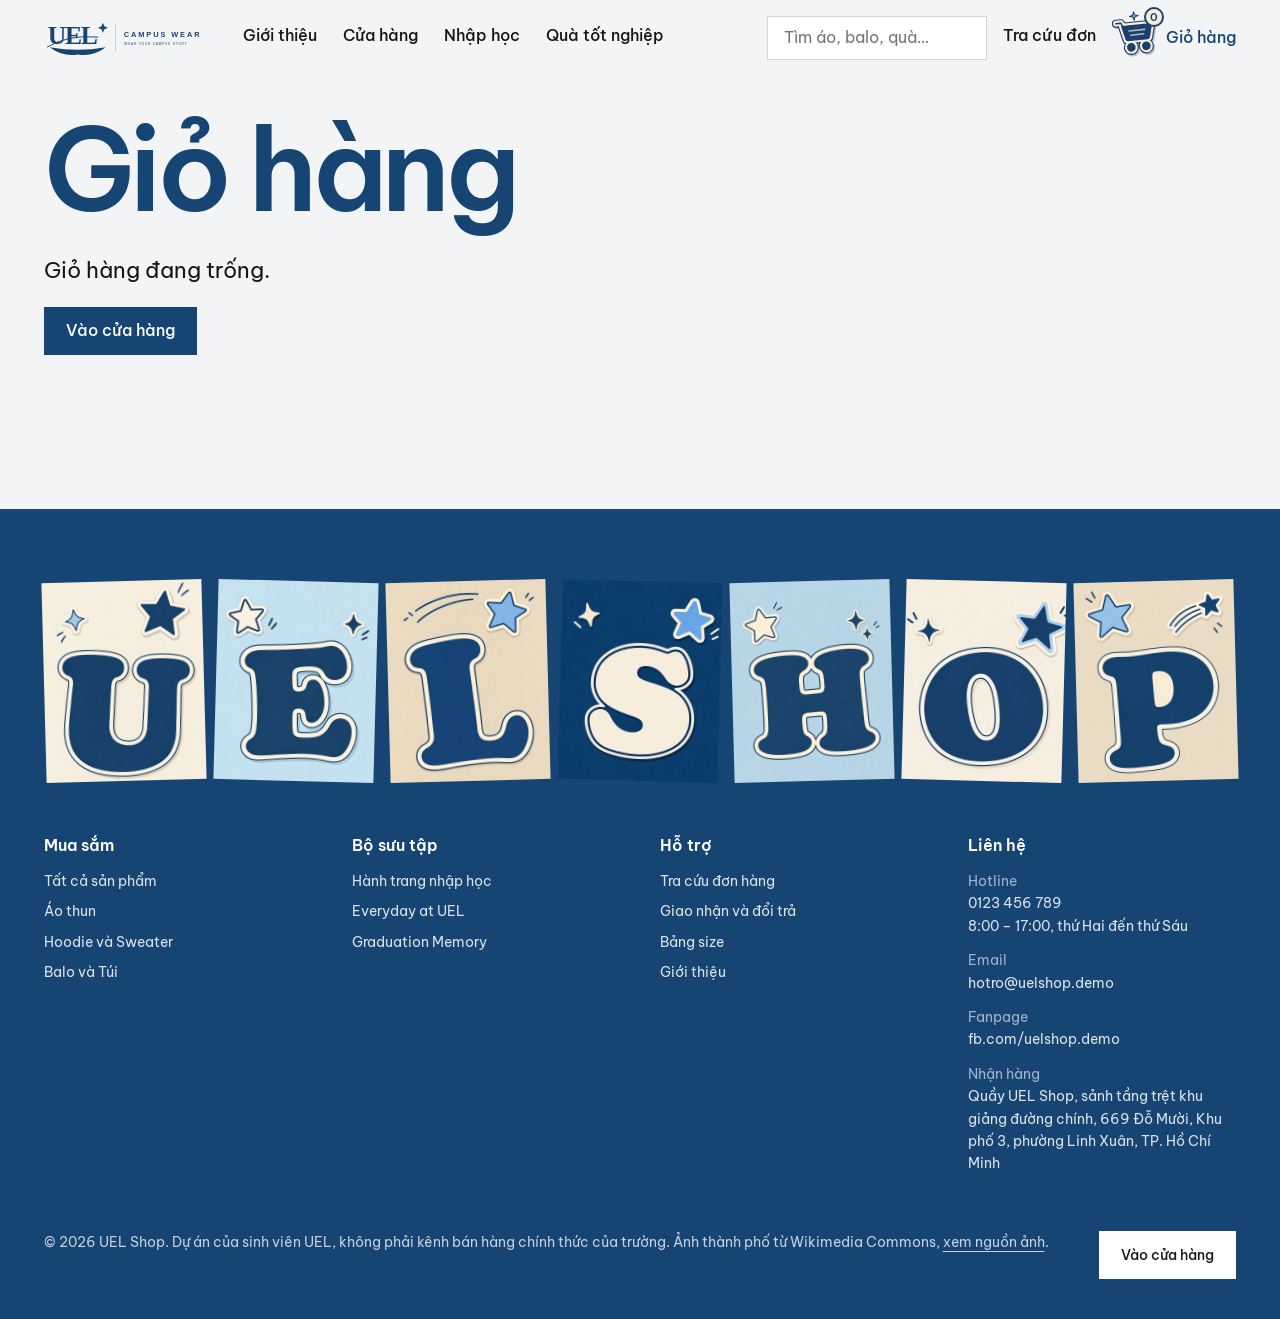
<file: cart.html>
<!doctype html>
<html lang="vi" class="no-js">
<head>
<meta charset="utf-8">
<meta name="viewport" content="width=device-width, initial-scale=1">
<title>Giỏ hàng · UEL Shop</title>
<meta name="description" content="Giỏ hàng của bạn.">
<meta name="theme-color" content="#164574">
<link rel="icon" href="images/brand/favicon.ico">
<link rel="preconnect" href="https://fonts.googleapis.com">
<link rel="preconnect" href="https://fonts.gstatic.com" crossorigin>
<link rel="stylesheet" href="https://fonts.googleapis.com/css2?family=Be+Vietnam+Pro:wght@400;500;600;700&amp;display=swap">
<link rel="stylesheet" href="css/base.css">
<link rel="stylesheet" href="css/layout.css">
<link rel="stylesheet" href="css/components.css">
<link rel="stylesheet" href="css/pages.css">
<script src="js/store.js" defer></script>
<script src="js/cart.js" defer></script>
</head>
<body data-page="cart">
<a class="sr-only" href="#main">Bỏ qua menu</a>
<header class="site-header">
  <div class="frame">
    <a class="logo" href="index.html" aria-label="UEL Shop, trang chủ"><img src="images/brand/uel-campus-wear-horizontal-blue.svg" alt="UEL Shop" width="180" height="44"></a>
    <nav class="main-nav" aria-label="Chính">
      <a class="nav-link" data-nav="about" href="about.html">Giới thiệu</a>
      <a class="nav-link" data-nav="shop" href="shop.html">Cửa hàng</a>
      <a class="nav-link" data-nav="nhap-hoc" href="shop.html?collection=hanh-trang-nhap-hoc">Nhập học</a>
      <a class="nav-link" data-nav="qua" href="shop.html?collection=graduation-memory">Quà tốt nghiệp</a>
    </nav>
    <div class="header-tools">
      <form action="shop.html" role="search"><label class="sr-only" for="hq">Tìm sản phẩm</label><input id="hq" name="q" type="search" class="field search" placeholder="Tìm áo, balo, quà…"></form>
      <a class="nav-link" data-nav="order" href="order.html">Tra cứu đơn</a>
      <a class="cart-sticker" href="cart.html" aria-label="Giỏ hàng"><span class="cart-art"><svg viewBox="0 0 64 64" aria-hidden="true">
<g transform="translate(1.5 2.5)" opacity=".22" fill="#000" stroke="#000" stroke-width="11" stroke-linejoin="round" stroke-linecap="round"><path d="M7 15h7l2 5" fill="none"/><path d="M15 20h38c1.6 0 2.7 1.5 2.3 3l-4 15c-.3 1.2-1.4 2-2.6 2H21.5c-1.3 0-2.4-.9-2.6-2.2z"/><circle cx="25" cy="50" r="5"/><circle cx="46" cy="50" r="5"/></g>
<g stroke-linejoin="round" stroke-linecap="round"><g fill="#1b3f6e" stroke="#1b3f6e" stroke-width="11"><path d="M7 15h7l2 5" fill="none"/><path d="M15 20h38c1.6 0 2.7 1.5 2.3 3l-4 15c-.3 1.2-1.4 2-2.6 2H21.5c-1.3 0-2.4-.9-2.6-2.2z"/><circle cx="25" cy="50" r="5"/><circle cx="46" cy="50" r="5"/></g>
<g fill="#1b3f6e" stroke="#f6ecd9" stroke-width="8"><path d="M7 15h7l2 5" fill="none"/><path d="M15 20h38c1.6 0 2.7 1.5 2.3 3l-4 15c-.3 1.2-1.4 2-2.6 2H21.5c-1.3 0-2.4-.9-2.6-2.2z"/><circle cx="25" cy="50" r="5"/><circle cx="46" cy="50" r="5"/></g>
<g fill="#1b3f6e" stroke="#1b3f6e" stroke-width="2"><path d="M7 15h7l2 5" fill="none"/><path d="M15 20h38c1.6 0 2.7 1.5 2.3 3l-4 15c-.3 1.2-1.4 2-2.6 2H21.5c-1.3 0-2.4-.9-2.6-2.2z"/><circle cx="25" cy="50" r="5"/><circle cx="46" cy="50" r="5"/></g></g>
<path d="M24 27h22M26 33h18" stroke="#f6ecd9" stroke-width="2.2" stroke-linecap="round" opacity=".7"/>
<path d="M33 1c1 5 1 5 6 6c-5 1-5 1-6 6c-1-5-1-5-6-6c5-1 5-1 6-6z" fill="#7fb2e8" stroke="#1b3f6e" stroke-width="1.4" stroke-linejoin="round"/></svg><span class="cart-count tabular" data-cart-count>0</span></span><span>Giỏ hàng</span></a>
      <button type="button" class="btn btn-paper menu-toggle" aria-expanded="false">Menu</button>
    </div>
  </div>
</header>
<main id="main">
<section class="frame">
  <h1 class="page-title">Giỏ hàng</h1>
  <div class="cart-layout">
    <div class="cart-lines"></div>
    <aside class="summary" hidden>
      <h2 class="text-lead">Tóm tắt</h2>
      <dl><dt class="count"></dt><dd></dd><dt>Tạm tính</dt><dd class="subtotal tabular"></dd></dl>
      <p class="text-small text-soft">Phí giao hàng tính ở bước đặt hàng. Nhận tại trường miễn phí.</p>
      <a class="btn btn-primary" href="checkout.html" style="width:100%;margin-top:20px">Đặt hàng</a>
    </aside>
  </div>
</section>
</main>
<footer class="site-footer">
  <div class="frame">
    <div class="footer-cards" aria-hidden="true"><img src="images/brand/card-u.webp" alt="" loading="lazy"><img src="images/brand/card-e.webp" alt="" loading="lazy"><img src="images/brand/card-l.webp" alt="" loading="lazy"><img src="images/brand/card-s.webp" alt="" loading="lazy"><img src="images/brand/card-h.webp" alt="" loading="lazy"><img src="images/brand/card-o.webp" alt="" loading="lazy"><img src="images/brand/card-p.webp" alt="" loading="lazy"></div>
    <p class="sr-only">UEL Shop</p>
    <div class="footer-cols"><nav aria-label="Mua sắm"><h2>Mua sắm</h2><ul><li><a href="shop.html">Tất cả sản phẩm</a></li><li><a href="shop.html?category=ao-thun">Áo thun</a></li><li><a href="shop.html?category=hoodie">Hoodie và Sweater</a></li><li><a href="shop.html?category=balo-tui">Balo và Túi</a></li></ul></nav><nav aria-label="Bộ sưu tập"><h2>Bộ sưu tập</h2><ul><li><a href="shop.html?collection=hanh-trang-nhap-hoc">Hành trang nhập học</a></li><li><a href="shop.html?collection=everyday-at-uel">Everyday at UEL</a></li><li><a href="shop.html?collection=graduation-memory">Graduation Memory</a></li></ul></nav><nav aria-label="Hỗ trợ"><h2>Hỗ trợ</h2><ul><li><a href="order.html">Tra cứu đơn hàng</a></li><li><a href="policy.html">Giao nhận và đổi trả</a></li><li><a href="policy.html#size">Bảng size</a></li><li><a href="about.html">Giới thiệu</a></li></ul></nav>
      <div><h2>Liên hệ</h2><dl>
        <dt>Hotline</dt><dd class="tabular">0123 456 789</dd><dd>8:00 – 17:00, thứ Hai đến thứ Sáu</dd>
        <dt>Email</dt><dd>hotro@uelshop.demo</dd>
        <dt>Fanpage</dt><dd>fb.com/uelshop.demo</dd>
        <dt>Nhận hàng</dt><dd>Quầy UEL Shop, sảnh tầng trệt khu giảng đường chính, 669 Đỗ Mười, Khu phố 3, phường Linh Xuân, TP. Hồ Chí Minh</dd></dl></div>
    </div>
    <div class="footer-bottom"><p>© 2026 UEL Shop. Dự án của sinh viên UEL, không phải kênh bán hàng chính thức của trường. Ảnh thành phố từ Wikimedia Commons, <a class="link" href="about.html#nguon-anh">xem nguồn ảnh</a>.</p><a class="btn btn-paper" href="shop.html">Vào cửa hàng</a></div>
  </div>
</footer>
</body>
</html>
</file>
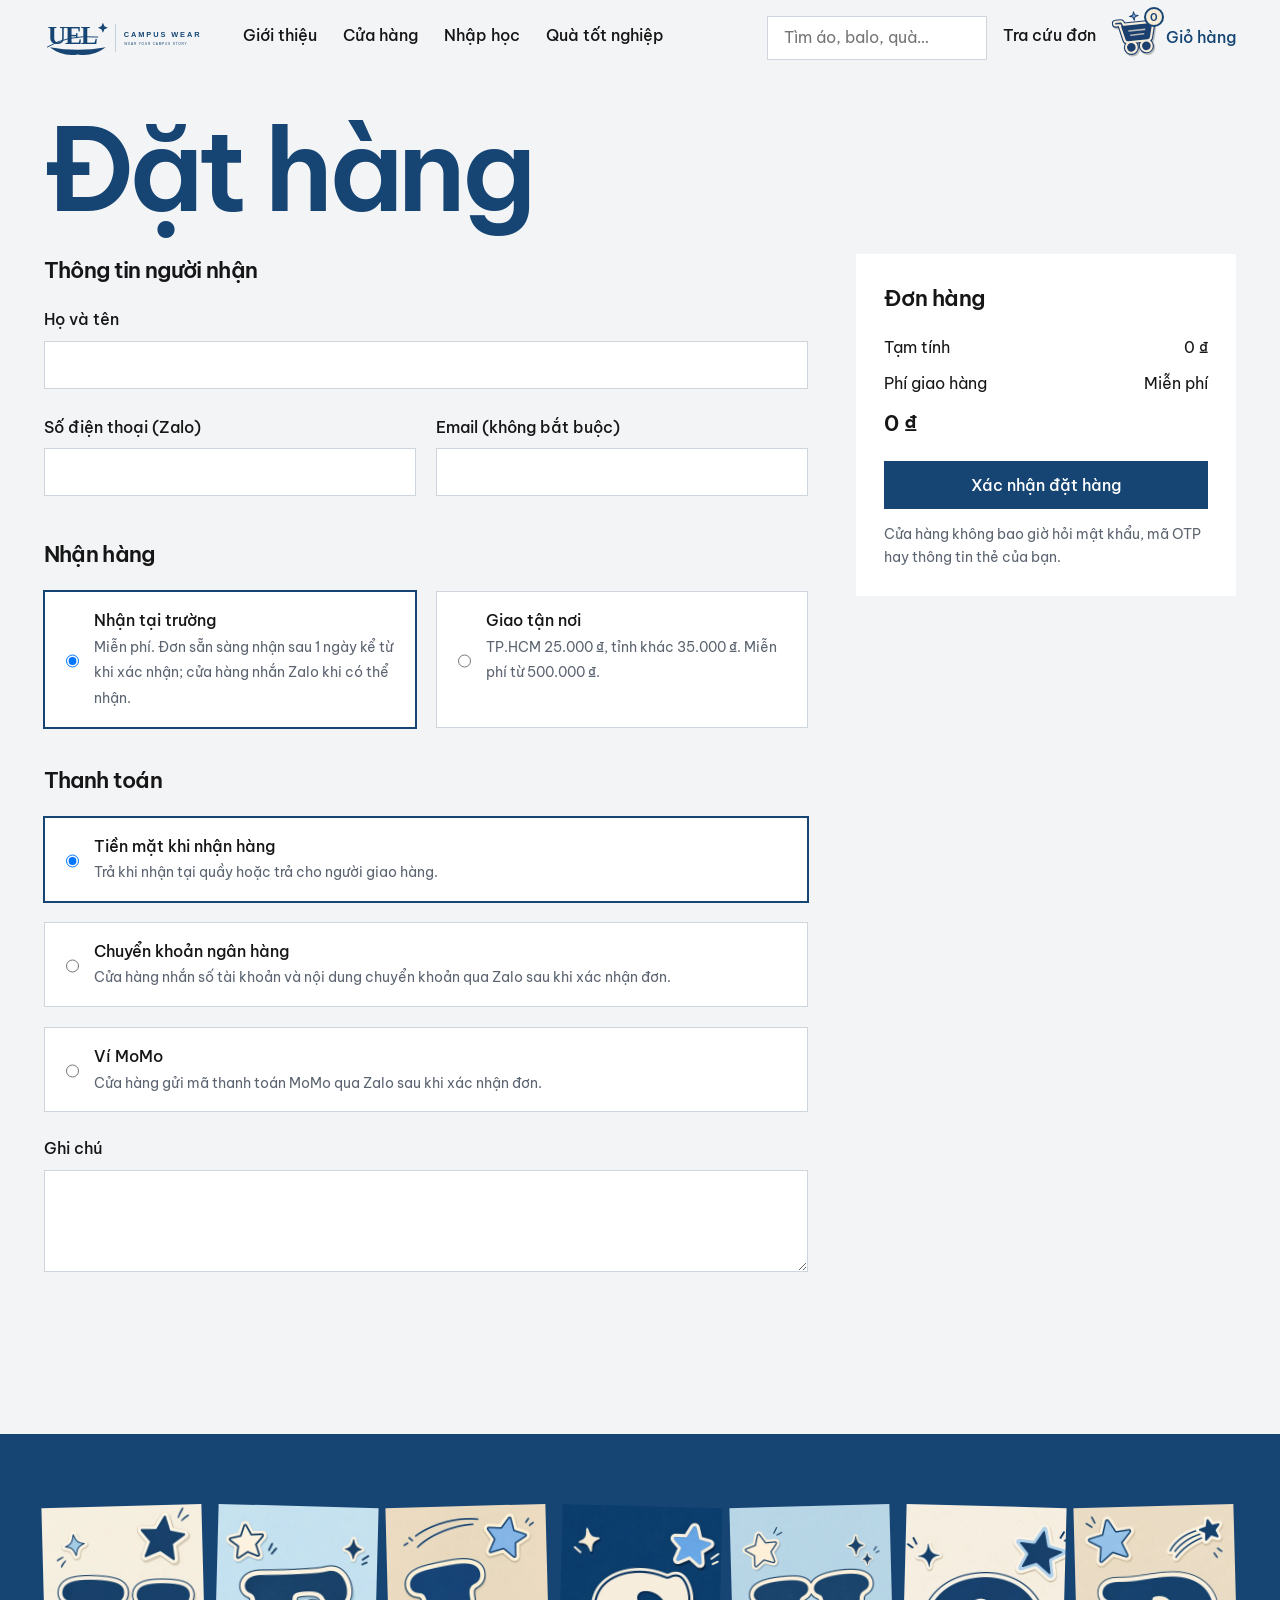
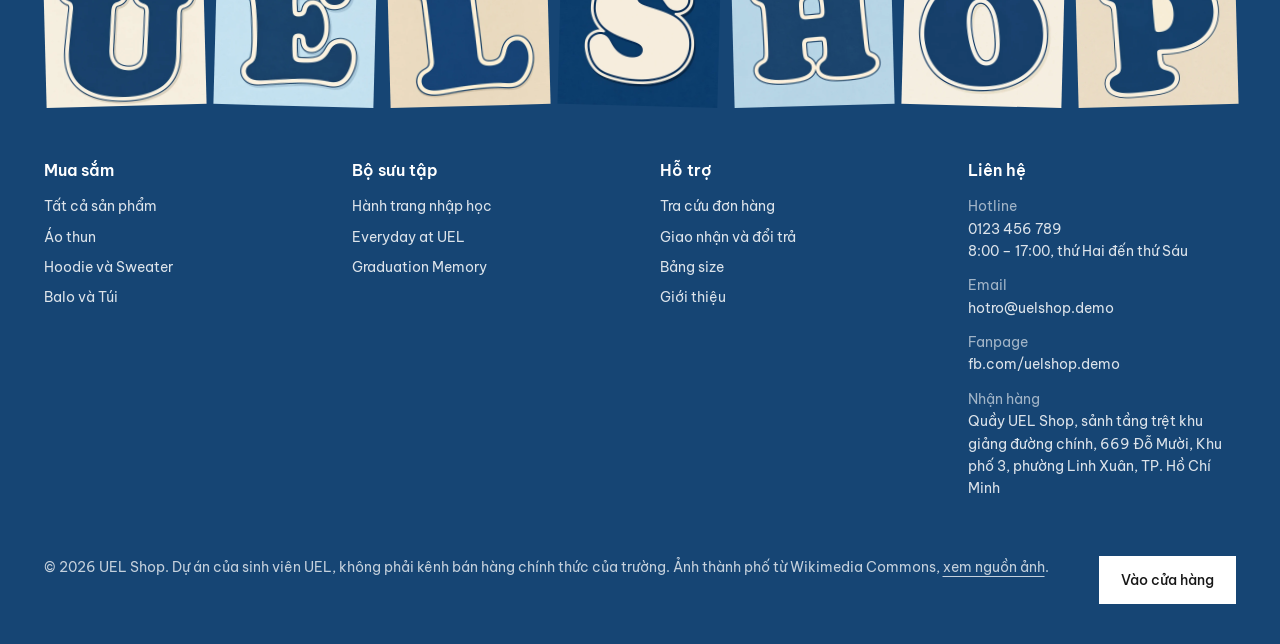
<file: checkout.html>
<!doctype html>
<html lang="vi" class="no-js">
<head>
<meta charset="utf-8">
<meta name="viewport" content="width=device-width, initial-scale=1">
<title>Đặt hàng · UEL Shop</title>
<meta name="description" content="Điền thông tin và xác nhận đơn hàng.">
<meta name="theme-color" content="#164574">
<link rel="icon" href="images/brand/favicon.ico">
<link rel="preconnect" href="https://fonts.googleapis.com">
<link rel="preconnect" href="https://fonts.gstatic.com" crossorigin>
<link rel="stylesheet" href="https://fonts.googleapis.com/css2?family=Be+Vietnam+Pro:wght@400;500;600;700&amp;display=swap">
<link rel="stylesheet" href="css/base.css">
<link rel="stylesheet" href="css/layout.css">
<link rel="stylesheet" href="css/components.css">
<link rel="stylesheet" href="css/pages.css">
<script src="js/store.js" defer></script>
<script src="js/checkout.js" defer></script>
</head>
<body data-page="cart">
<a class="sr-only" href="#main">Bỏ qua menu</a>
<header class="site-header">
  <div class="frame">
    <a class="logo" href="index.html" aria-label="UEL Shop, trang chủ"><img src="images/brand/uel-campus-wear-horizontal-blue.svg" alt="UEL Shop" width="180" height="44"></a>
    <nav class="main-nav" aria-label="Chính">
      <a class="nav-link" data-nav="about" href="about.html">Giới thiệu</a>
      <a class="nav-link" data-nav="shop" href="shop.html">Cửa hàng</a>
      <a class="nav-link" data-nav="nhap-hoc" href="shop.html?collection=hanh-trang-nhap-hoc">Nhập học</a>
      <a class="nav-link" data-nav="qua" href="shop.html?collection=graduation-memory">Quà tốt nghiệp</a>
    </nav>
    <div class="header-tools">
      <form action="shop.html" role="search"><label class="sr-only" for="hq">Tìm sản phẩm</label><input id="hq" name="q" type="search" class="field search" placeholder="Tìm áo, balo, quà…"></form>
      <a class="nav-link" data-nav="order" href="order.html">Tra cứu đơn</a>
      <a class="cart-sticker" href="cart.html" aria-label="Giỏ hàng"><span class="cart-art"><svg viewBox="0 0 64 64" aria-hidden="true">
<g transform="translate(1.5 2.5)" opacity=".22" fill="#000" stroke="#000" stroke-width="11" stroke-linejoin="round" stroke-linecap="round"><path d="M7 15h7l2 5" fill="none"/><path d="M15 20h38c1.6 0 2.7 1.5 2.3 3l-4 15c-.3 1.2-1.4 2-2.6 2H21.5c-1.3 0-2.4-.9-2.6-2.2z"/><circle cx="25" cy="50" r="5"/><circle cx="46" cy="50" r="5"/></g>
<g stroke-linejoin="round" stroke-linecap="round"><g fill="#1b3f6e" stroke="#1b3f6e" stroke-width="11"><path d="M7 15h7l2 5" fill="none"/><path d="M15 20h38c1.6 0 2.7 1.5 2.3 3l-4 15c-.3 1.2-1.4 2-2.6 2H21.5c-1.3 0-2.4-.9-2.6-2.2z"/><circle cx="25" cy="50" r="5"/><circle cx="46" cy="50" r="5"/></g>
<g fill="#1b3f6e" stroke="#f6ecd9" stroke-width="8"><path d="M7 15h7l2 5" fill="none"/><path d="M15 20h38c1.6 0 2.7 1.5 2.3 3l-4 15c-.3 1.2-1.4 2-2.6 2H21.5c-1.3 0-2.4-.9-2.6-2.2z"/><circle cx="25" cy="50" r="5"/><circle cx="46" cy="50" r="5"/></g>
<g fill="#1b3f6e" stroke="#1b3f6e" stroke-width="2"><path d="M7 15h7l2 5" fill="none"/><path d="M15 20h38c1.6 0 2.7 1.5 2.3 3l-4 15c-.3 1.2-1.4 2-2.6 2H21.5c-1.3 0-2.4-.9-2.6-2.2z"/><circle cx="25" cy="50" r="5"/><circle cx="46" cy="50" r="5"/></g></g>
<path d="M24 27h22M26 33h18" stroke="#f6ecd9" stroke-width="2.2" stroke-linecap="round" opacity=".7"/>
<path d="M33 1c1 5 1 5 6 6c-5 1-5 1-6 6c-1-5-1-5-6-6c5-1 5-1 6-6z" fill="#7fb2e8" stroke="#1b3f6e" stroke-width="1.4" stroke-linejoin="round"/></svg><span class="cart-count tabular" data-cart-count>0</span></span><span>Giỏ hàng</span></a>
      <button type="button" class="btn btn-paper menu-toggle" aria-expanded="false">Menu</button>
    </div>
  </div>
</header>
<main id="main">
<section class="frame">
  <h1 class="page-title">Đặt hàng</h1>
  <div class="result" hidden style="margin-top:40px;max-width:760px">
    <p class="text-lead">Đặt hàng thành công. Mã đơn của bạn</p>
    <p class="code text-head tabular" style="margin-top:8px"></p>
    <p class="pay-note" style="margin-top:16px"></p>
    <p style="margin-top:8px">Cửa hàng nhắn Zalo xác nhận theo số điện thoại bạn để lại. Tra cứu đơn tại trang <a class="link" href="order.html">Tra cứu đơn</a>.</p>
    <h2 class="text-lead" style="margin-top:32px">Dữ liệu đơn hàng dạng XML</h2>
    <pre class="xml-preview" style="margin-top:12px"></pre>
    <div style="display:flex;gap:8px;margin-top:16px"><button type="button" class="btn btn-ink dl-xml">Tải file XML</button><button type="button" class="btn btn-paper dl-json">Tải file JSON</button></div>
  </div>
  <form id="checkout" class="cart-layout" novalidate>
    <div>
      <h2 class="text-lead">Thông tin người nhận</h2>
      <div class="form-grid" style="margin-top:20px">
        <div class="full"><label class="form-label" for="name">Họ và tên</label><input id="name" name="name" class="field" autocomplete="name" required><p class="form-error" data-err="name"></p></div>
        <div><label class="form-label" for="phone">Số điện thoại (Zalo)</label><input id="phone" name="phone" type="tel" class="field" autocomplete="tel" required><p class="form-error" data-err="phone"></p></div>
        <div><label class="form-label" for="email">Email (không bắt buộc)</label><input id="email" name="email" type="email" class="field" autocomplete="email"><p class="form-error" data-err="email"></p></div>
      </div>
      <h2 class="text-lead" style="margin-top:36px">Nhận hàng</h2>
      <div class="form-grid" style="margin-top:20px">
        <label class="choice"><input type="radio" name="fulfillment" value="PICKUP" checked><span><span style="font-weight:500">Nhận tại trường</span><br><span class="text-small text-soft">Miễn phí. Đơn sẵn sàng nhận sau 1 ngày kể từ khi xác nhận; cửa hàng nhắn Zalo khi có thể nhận.</span></span></label>
        <label class="choice"><input type="radio" name="fulfillment" value="DELIVERY"><span><span style="font-weight:500">Giao tận nơi</span><br><span class="text-small text-soft">TP.HCM 25.000 ₫, tỉnh khác 35.000 ₫. Miễn phí từ 500.000 ₫.</span></span></label>
        <div class="full address-row"><label class="form-label" for="address">Địa chỉ giao hàng</label><input id="address" name="address" class="field" autocomplete="street-address"><p class="form-error" data-err="address"></p></div>
      </div>
      <h2 class="text-lead" style="margin-top:36px">Thanh toán</h2>
      <div class="form-grid" style="margin-top:20px;grid-template-columns:1fr"><label class="choice"><input type="radio" name="payment" value="COD" checked><span><span style="font-weight:500">Tiền mặt khi nhận hàng</span><br><span class="text-small text-soft">Trả khi nhận tại quầy hoặc trả cho người giao hàng.</span></span></label><label class="choice"><input type="radio" name="payment" value="BANK_TRANSFER" ><span><span style="font-weight:500">Chuyển khoản ngân hàng</span><br><span class="text-small text-soft">Cửa hàng nhắn số tài khoản và nội dung chuyển khoản qua Zalo sau khi xác nhận đơn.</span></span></label><label class="choice"><input type="radio" name="payment" value="MOMO" ><span><span style="font-weight:500">Ví MoMo</span><br><span class="text-small text-soft">Cửa hàng gửi mã thanh toán MoMo qua Zalo sau khi xác nhận đơn.</span></span></label></div>
      <div style="margin-top:24px"><label class="form-label" for="note">Ghi chú</label><textarea id="note" name="note" class="field" rows="3"></textarea></div>
    </div>
    <aside class="summary">
      <h2 class="text-lead">Đơn hàng</h2>
      <dl><dt>Tạm tính</dt><dd class="subtotal tabular"></dd><dt>Phí giao hàng</dt><dd class="fee tabular"></dd><dt class="total">Tổng cộng</dt><dd class="total tabular"></dd></dl>
      <button type="submit" class="btn btn-primary" style="width:100%">Xác nhận đặt hàng</button>
      <p class="text-small text-soft" style="margin-top:14px">Cửa hàng không bao giờ hỏi mật khẩu, mã OTP hay thông tin thẻ của bạn.</p>
    </aside>
  </form>
</section>
</main>
<footer class="site-footer">
  <div class="frame">
    <div class="footer-cards" aria-hidden="true"><img src="images/brand/card-u.webp" alt="" loading="lazy"><img src="images/brand/card-e.webp" alt="" loading="lazy"><img src="images/brand/card-l.webp" alt="" loading="lazy"><img src="images/brand/card-s.webp" alt="" loading="lazy"><img src="images/brand/card-h.webp" alt="" loading="lazy"><img src="images/brand/card-o.webp" alt="" loading="lazy"><img src="images/brand/card-p.webp" alt="" loading="lazy"></div>
    <p class="sr-only">UEL Shop</p>
    <div class="footer-cols"><nav aria-label="Mua sắm"><h2>Mua sắm</h2><ul><li><a href="shop.html">Tất cả sản phẩm</a></li><li><a href="shop.html?category=ao-thun">Áo thun</a></li><li><a href="shop.html?category=hoodie">Hoodie và Sweater</a></li><li><a href="shop.html?category=balo-tui">Balo và Túi</a></li></ul></nav><nav aria-label="Bộ sưu tập"><h2>Bộ sưu tập</h2><ul><li><a href="shop.html?collection=hanh-trang-nhap-hoc">Hành trang nhập học</a></li><li><a href="shop.html?collection=everyday-at-uel">Everyday at UEL</a></li><li><a href="shop.html?collection=graduation-memory">Graduation Memory</a></li></ul></nav><nav aria-label="Hỗ trợ"><h2>Hỗ trợ</h2><ul><li><a href="order.html">Tra cứu đơn hàng</a></li><li><a href="policy.html">Giao nhận và đổi trả</a></li><li><a href="policy.html#size">Bảng size</a></li><li><a href="about.html">Giới thiệu</a></li></ul></nav>
      <div><h2>Liên hệ</h2><dl>
        <dt>Hotline</dt><dd class="tabular">0123 456 789</dd><dd>8:00 – 17:00, thứ Hai đến thứ Sáu</dd>
        <dt>Email</dt><dd>hotro@uelshop.demo</dd>
        <dt>Fanpage</dt><dd>fb.com/uelshop.demo</dd>
        <dt>Nhận hàng</dt><dd>Quầy UEL Shop, sảnh tầng trệt khu giảng đường chính, 669 Đỗ Mười, Khu phố 3, phường Linh Xuân, TP. Hồ Chí Minh</dd></dl></div>
    </div>
    <div class="footer-bottom"><p>© 2026 UEL Shop. Dự án của sinh viên UEL, không phải kênh bán hàng chính thức của trường. Ảnh thành phố từ Wikimedia Commons, <a class="link" href="about.html#nguon-anh">xem nguồn ảnh</a>.</p><a class="btn btn-paper" href="shop.html">Vào cửa hàng</a></div>
  </div>
</footer>
</body>
</html>
</file>
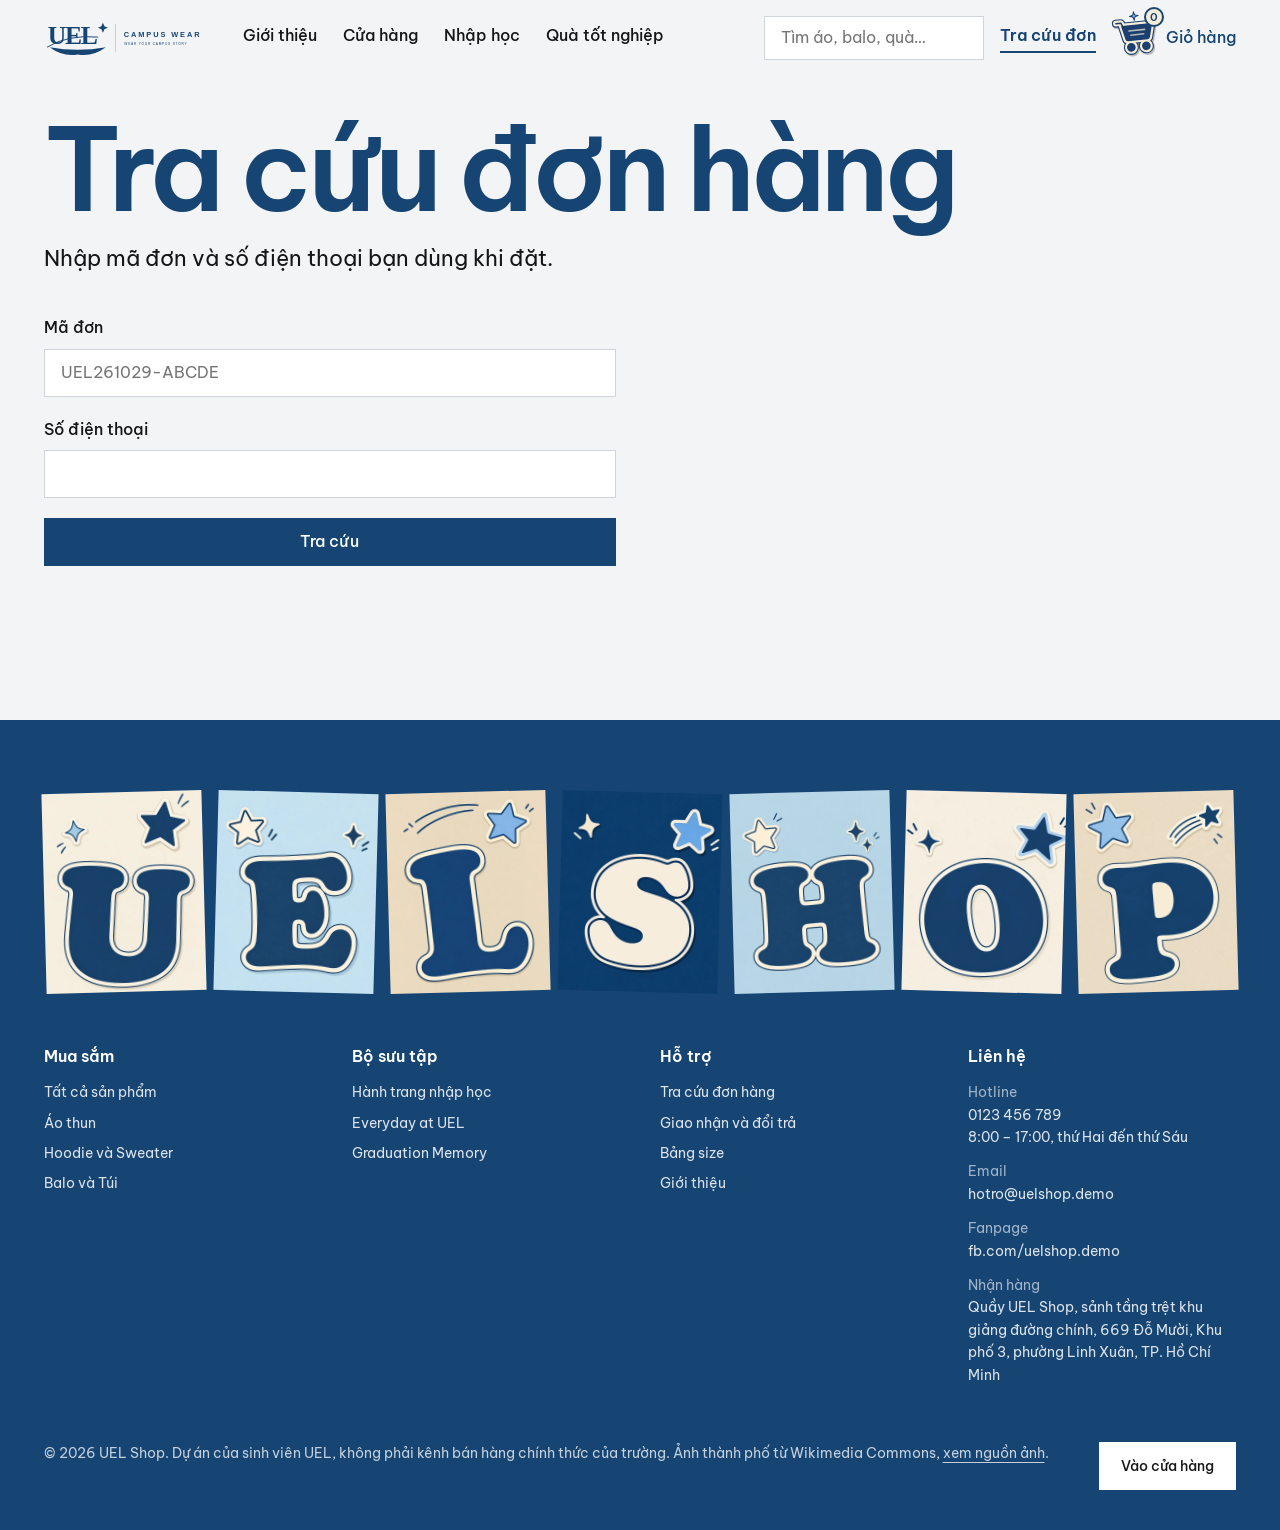
<file: order.html>
<!doctype html>
<html lang="vi" class="no-js">
<head>
<meta charset="utf-8">
<meta name="viewport" content="width=device-width, initial-scale=1">
<title>Tra cứu đơn · UEL Shop</title>
<meta name="description" content="Tra cứu trạng thái đơn hàng.">
<meta name="theme-color" content="#164574">
<link rel="icon" href="images/brand/favicon.ico">
<link rel="preconnect" href="https://fonts.googleapis.com">
<link rel="preconnect" href="https://fonts.gstatic.com" crossorigin>
<link rel="stylesheet" href="https://fonts.googleapis.com/css2?family=Be+Vietnam+Pro:wght@400;500;600;700&amp;display=swap">
<link rel="stylesheet" href="css/base.css">
<link rel="stylesheet" href="css/layout.css">
<link rel="stylesheet" href="css/components.css">
<link rel="stylesheet" href="css/pages.css">
<script src="js/store.js" defer></script>
<script src="js/lookup.js" defer></script>
</head>
<body data-page="order">
<a class="sr-only" href="#main">Bỏ qua menu</a>
<header class="site-header">
  <div class="frame">
    <a class="logo" href="index.html" aria-label="UEL Shop, trang chủ"><img src="images/brand/uel-campus-wear-horizontal-blue.svg" alt="UEL Shop" width="180" height="44"></a>
    <nav class="main-nav" aria-label="Chính">
      <a class="nav-link" data-nav="about" href="about.html">Giới thiệu</a>
      <a class="nav-link" data-nav="shop" href="shop.html">Cửa hàng</a>
      <a class="nav-link" data-nav="nhap-hoc" href="shop.html?collection=hanh-trang-nhap-hoc">Nhập học</a>
      <a class="nav-link" data-nav="qua" href="shop.html?collection=graduation-memory">Quà tốt nghiệp</a>
    </nav>
    <div class="header-tools">
      <form action="shop.html" role="search"><label class="sr-only" for="hq">Tìm sản phẩm</label><input id="hq" name="q" type="search" class="field search" placeholder="Tìm áo, balo, quà…"></form>
      <a class="nav-link" data-nav="order" href="order.html">Tra cứu đơn</a>
      <a class="cart-sticker" href="cart.html" aria-label="Giỏ hàng"><span class="cart-art"><svg viewBox="0 0 64 64" aria-hidden="true">
<g transform="translate(1.5 2.5)" opacity=".22" fill="#000" stroke="#000" stroke-width="11" stroke-linejoin="round" stroke-linecap="round"><path d="M7 15h7l2 5" fill="none"/><path d="M15 20h38c1.6 0 2.7 1.5 2.3 3l-4 15c-.3 1.2-1.4 2-2.6 2H21.5c-1.3 0-2.4-.9-2.6-2.2z"/><circle cx="25" cy="50" r="5"/><circle cx="46" cy="50" r="5"/></g>
<g stroke-linejoin="round" stroke-linecap="round"><g fill="#1b3f6e" stroke="#1b3f6e" stroke-width="11"><path d="M7 15h7l2 5" fill="none"/><path d="M15 20h38c1.6 0 2.7 1.5 2.3 3l-4 15c-.3 1.2-1.4 2-2.6 2H21.5c-1.3 0-2.4-.9-2.6-2.2z"/><circle cx="25" cy="50" r="5"/><circle cx="46" cy="50" r="5"/></g>
<g fill="#1b3f6e" stroke="#f6ecd9" stroke-width="8"><path d="M7 15h7l2 5" fill="none"/><path d="M15 20h38c1.6 0 2.7 1.5 2.3 3l-4 15c-.3 1.2-1.4 2-2.6 2H21.5c-1.3 0-2.4-.9-2.6-2.2z"/><circle cx="25" cy="50" r="5"/><circle cx="46" cy="50" r="5"/></g>
<g fill="#1b3f6e" stroke="#1b3f6e" stroke-width="2"><path d="M7 15h7l2 5" fill="none"/><path d="M15 20h38c1.6 0 2.7 1.5 2.3 3l-4 15c-.3 1.2-1.4 2-2.6 2H21.5c-1.3 0-2.4-.9-2.6-2.2z"/><circle cx="25" cy="50" r="5"/><circle cx="46" cy="50" r="5"/></g></g>
<path d="M24 27h22M26 33h18" stroke="#f6ecd9" stroke-width="2.2" stroke-linecap="round" opacity=".7"/>
<path d="M33 1c1 5 1 5 6 6c-5 1-5 1-6 6c-1-5-1-5-6-6c5-1 5-1 6-6z" fill="#7fb2e8" stroke="#1b3f6e" stroke-width="1.4" stroke-linejoin="round"/></svg><span class="cart-count tabular" data-cart-count>0</span></span><span>Giỏ hàng</span></a>
      <button type="button" class="btn btn-paper menu-toggle" aria-expanded="false">Menu</button>
    </div>
  </div>
</header>
<main id="main">
<section class="frame">
  <h1 class="page-title">Tra cứu đơn hàng</h1>
  <p class="text-lead" style="margin-top:20px">Nhập mã đơn và số điện thoại bạn dùng khi đặt.</p>
  <div class="grid-2" style="margin-top:40px;align-items:start">
    <form id="lookup" style="display:grid;gap:20px">
      <div><label class="form-label" for="code">Mã đơn</label><input id="code" name="code" class="field" placeholder="UEL261029-ABCDE" required></div>
      <div><label class="form-label" for="ph">Số điện thoại</label><input id="ph" name="phone" type="tel" class="field" required></div>
      <button class="btn btn-primary">Tra cứu</button>
    </form>
    <div class="lookup-result"></div>
  </div>
</section>
</main>
<footer class="site-footer">
  <div class="frame">
    <div class="footer-cards" aria-hidden="true"><img src="images/brand/card-u.webp" alt="" loading="lazy"><img src="images/brand/card-e.webp" alt="" loading="lazy"><img src="images/brand/card-l.webp" alt="" loading="lazy"><img src="images/brand/card-s.webp" alt="" loading="lazy"><img src="images/brand/card-h.webp" alt="" loading="lazy"><img src="images/brand/card-o.webp" alt="" loading="lazy"><img src="images/brand/card-p.webp" alt="" loading="lazy"></div>
    <p class="sr-only">UEL Shop</p>
    <div class="footer-cols"><nav aria-label="Mua sắm"><h2>Mua sắm</h2><ul><li><a href="shop.html">Tất cả sản phẩm</a></li><li><a href="shop.html?category=ao-thun">Áo thun</a></li><li><a href="shop.html?category=hoodie">Hoodie và Sweater</a></li><li><a href="shop.html?category=balo-tui">Balo và Túi</a></li></ul></nav><nav aria-label="Bộ sưu tập"><h2>Bộ sưu tập</h2><ul><li><a href="shop.html?collection=hanh-trang-nhap-hoc">Hành trang nhập học</a></li><li><a href="shop.html?collection=everyday-at-uel">Everyday at UEL</a></li><li><a href="shop.html?collection=graduation-memory">Graduation Memory</a></li></ul></nav><nav aria-label="Hỗ trợ"><h2>Hỗ trợ</h2><ul><li><a href="order.html">Tra cứu đơn hàng</a></li><li><a href="policy.html">Giao nhận và đổi trả</a></li><li><a href="policy.html#size">Bảng size</a></li><li><a href="about.html">Giới thiệu</a></li></ul></nav>
      <div><h2>Liên hệ</h2><dl>
        <dt>Hotline</dt><dd class="tabular">0123 456 789</dd><dd>8:00 – 17:00, thứ Hai đến thứ Sáu</dd>
        <dt>Email</dt><dd>hotro@uelshop.demo</dd>
        <dt>Fanpage</dt><dd>fb.com/uelshop.demo</dd>
        <dt>Nhận hàng</dt><dd>Quầy UEL Shop, sảnh tầng trệt khu giảng đường chính, 669 Đỗ Mười, Khu phố 3, phường Linh Xuân, TP. Hồ Chí Minh</dd></dl></div>
    </div>
    <div class="footer-bottom"><p>© 2026 UEL Shop. Dự án của sinh viên UEL, không phải kênh bán hàng chính thức của trường. Ảnh thành phố từ Wikimedia Commons, <a class="link" href="about.html#nguon-anh">xem nguồn ảnh</a>.</p><a class="btn btn-paper" href="shop.html">Vào cửa hàng</a></div>
  </div>
</footer>
</body>
</html>
</file>
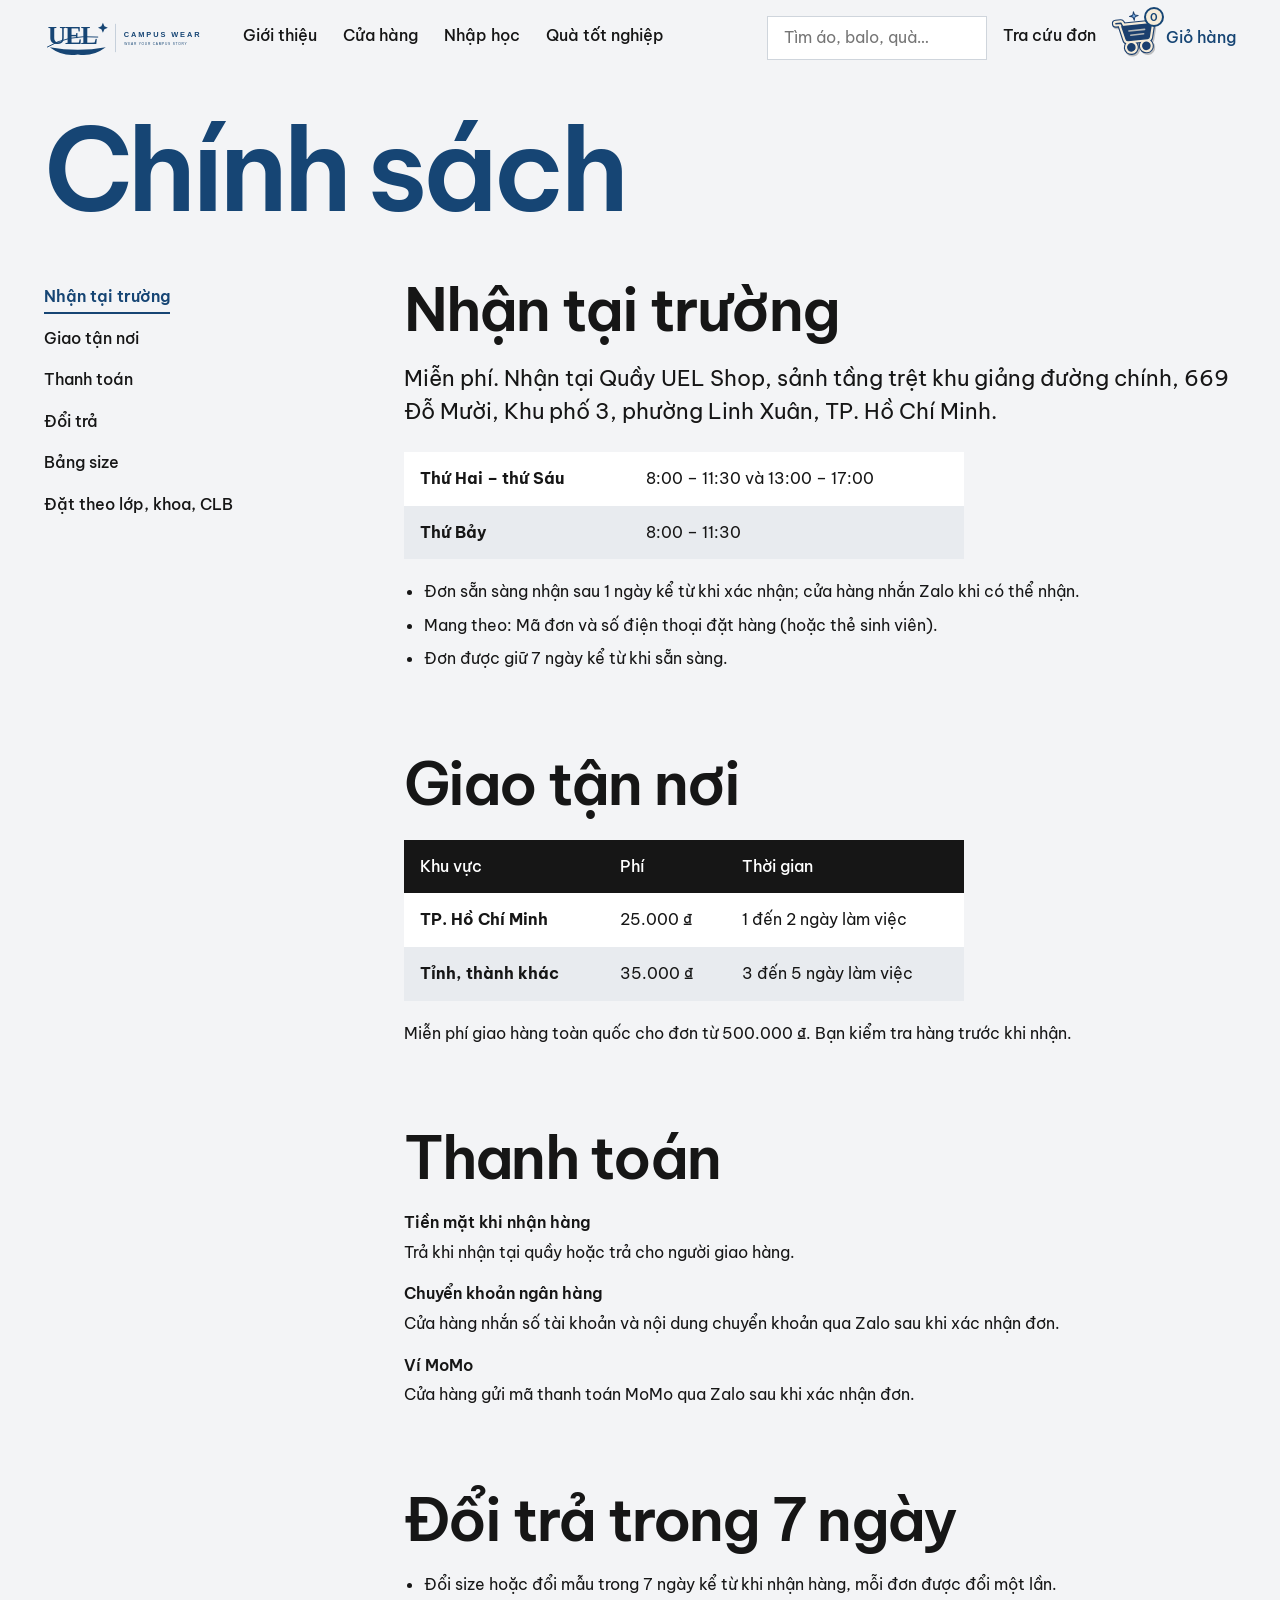
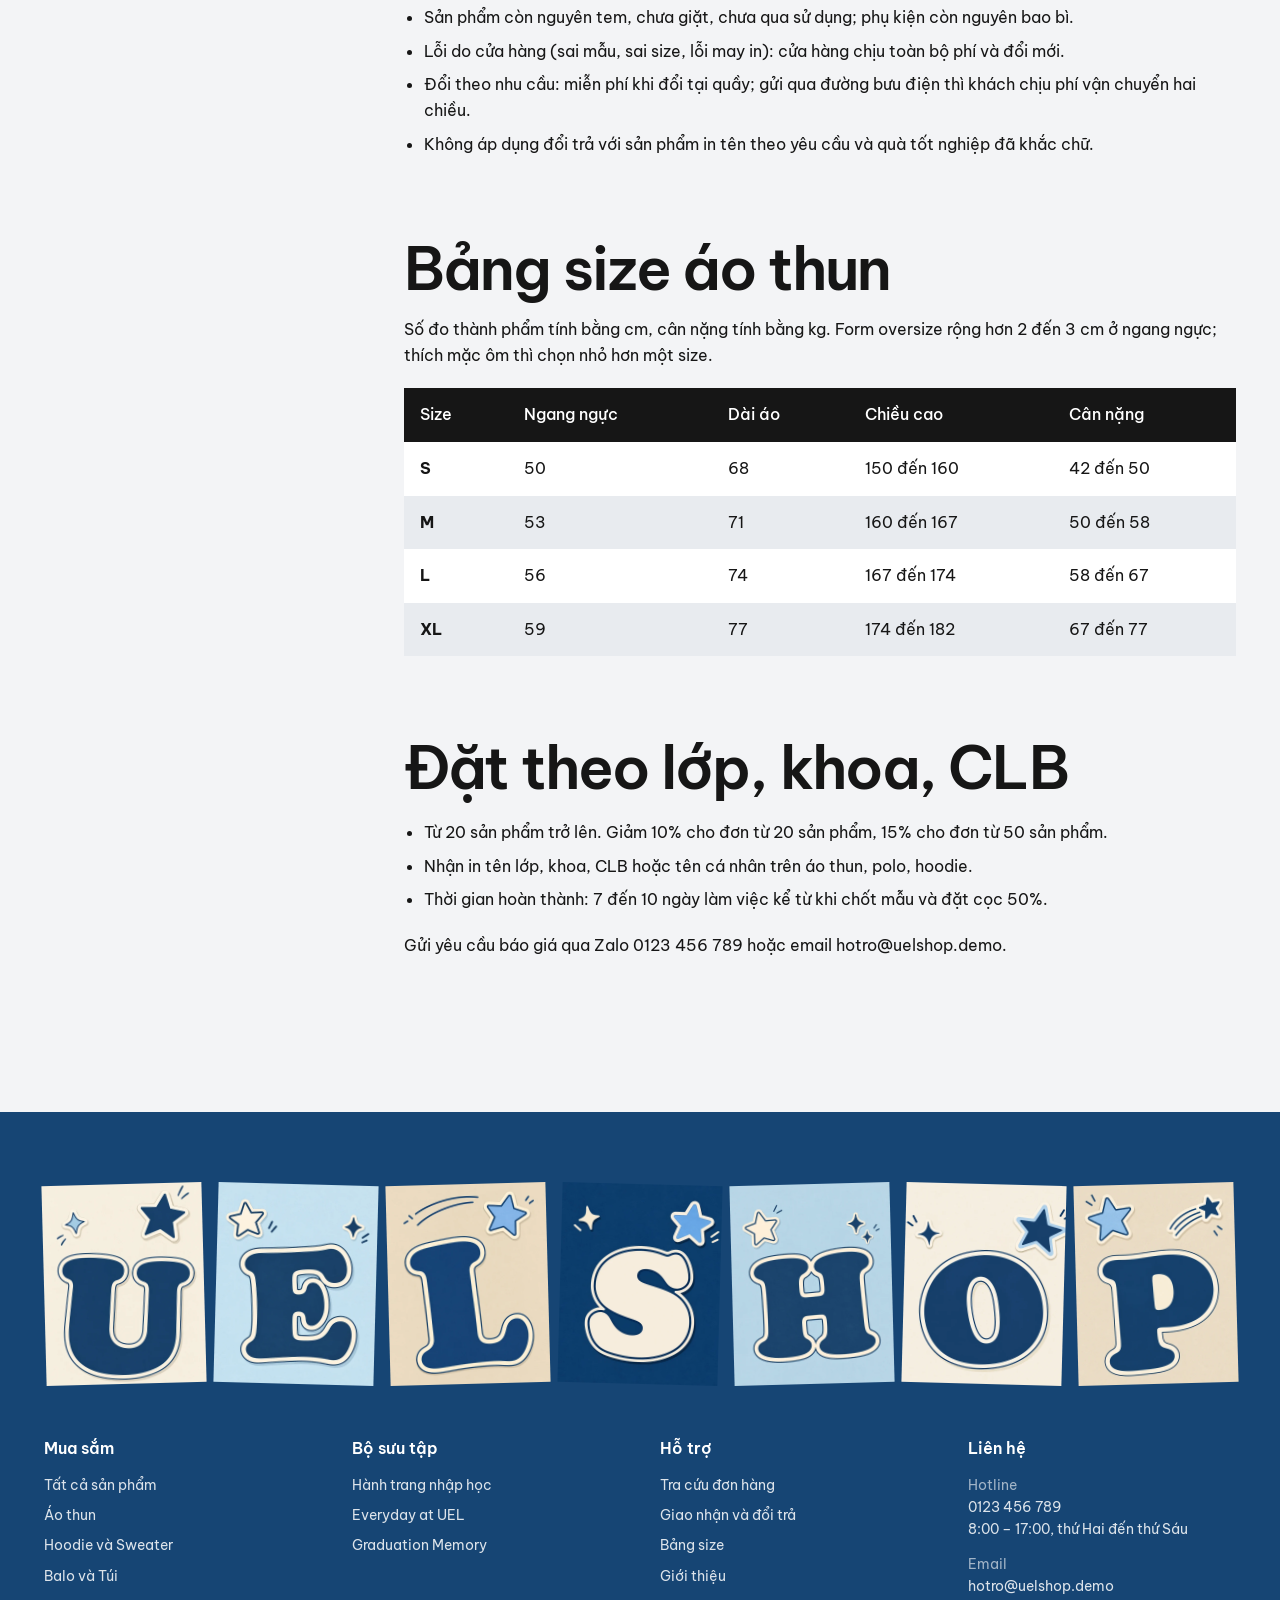
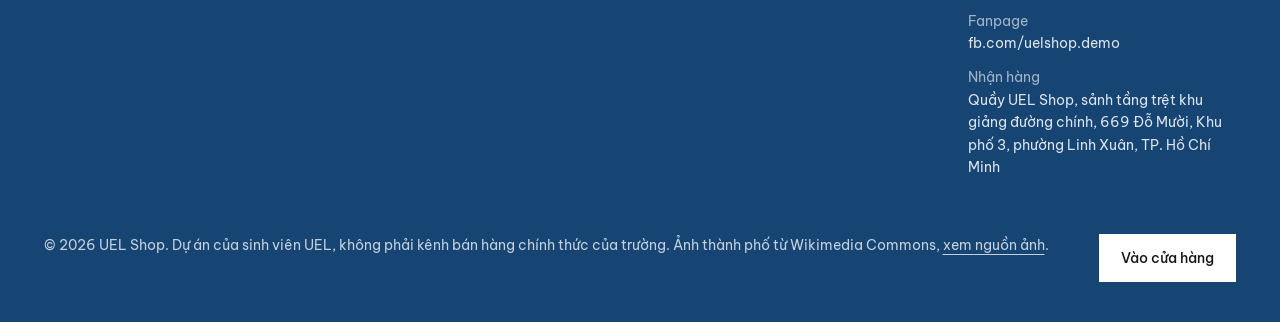
<file: policy.html>
<!doctype html>
<html lang="vi" class="no-js">
<head>
<meta charset="utf-8">
<meta name="viewport" content="width=device-width, initial-scale=1">
<title>Chính sách · UEL Shop</title>
<meta name="description" content="Giao nhận, thanh toán, đổi trả và bảng size.">
<meta name="theme-color" content="#164574">
<link rel="icon" href="images/brand/favicon.ico">
<link rel="preconnect" href="https://fonts.googleapis.com">
<link rel="preconnect" href="https://fonts.gstatic.com" crossorigin>
<link rel="stylesheet" href="https://fonts.googleapis.com/css2?family=Be+Vietnam+Pro:wght@400;500;600;700&amp;display=swap">
<link rel="stylesheet" href="css/base.css">
<link rel="stylesheet" href="css/layout.css">
<link rel="stylesheet" href="css/components.css">
<link rel="stylesheet" href="css/pages.css">
<script src="js/store.js" defer></script>
<script src="js/policy.js" defer></script>
</head>
<body data-page="policy">
<a class="sr-only" href="#main">Bỏ qua menu</a>
<header class="site-header">
  <div class="frame">
    <a class="logo" href="index.html" aria-label="UEL Shop, trang chủ"><img src="images/brand/uel-campus-wear-horizontal-blue.svg" alt="UEL Shop" width="180" height="44"></a>
    <nav class="main-nav" aria-label="Chính">
      <a class="nav-link" data-nav="about" href="about.html">Giới thiệu</a>
      <a class="nav-link" data-nav="shop" href="shop.html">Cửa hàng</a>
      <a class="nav-link" data-nav="nhap-hoc" href="shop.html?collection=hanh-trang-nhap-hoc">Nhập học</a>
      <a class="nav-link" data-nav="qua" href="shop.html?collection=graduation-memory">Quà tốt nghiệp</a>
    </nav>
    <div class="header-tools">
      <form action="shop.html" role="search"><label class="sr-only" for="hq">Tìm sản phẩm</label><input id="hq" name="q" type="search" class="field search" placeholder="Tìm áo, balo, quà…"></form>
      <a class="nav-link" data-nav="order" href="order.html">Tra cứu đơn</a>
      <a class="cart-sticker" href="cart.html" aria-label="Giỏ hàng"><span class="cart-art"><svg viewBox="0 0 64 64" aria-hidden="true">
<g transform="translate(1.5 2.5)" opacity=".22" fill="#000" stroke="#000" stroke-width="11" stroke-linejoin="round" stroke-linecap="round"><path d="M7 15h7l2 5" fill="none"/><path d="M15 20h38c1.6 0 2.7 1.5 2.3 3l-4 15c-.3 1.2-1.4 2-2.6 2H21.5c-1.3 0-2.4-.9-2.6-2.2z"/><circle cx="25" cy="50" r="5"/><circle cx="46" cy="50" r="5"/></g>
<g stroke-linejoin="round" stroke-linecap="round"><g fill="#1b3f6e" stroke="#1b3f6e" stroke-width="11"><path d="M7 15h7l2 5" fill="none"/><path d="M15 20h38c1.6 0 2.7 1.5 2.3 3l-4 15c-.3 1.2-1.4 2-2.6 2H21.5c-1.3 0-2.4-.9-2.6-2.2z"/><circle cx="25" cy="50" r="5"/><circle cx="46" cy="50" r="5"/></g>
<g fill="#1b3f6e" stroke="#f6ecd9" stroke-width="8"><path d="M7 15h7l2 5" fill="none"/><path d="M15 20h38c1.6 0 2.7 1.5 2.3 3l-4 15c-.3 1.2-1.4 2-2.6 2H21.5c-1.3 0-2.4-.9-2.6-2.2z"/><circle cx="25" cy="50" r="5"/><circle cx="46" cy="50" r="5"/></g>
<g fill="#1b3f6e" stroke="#1b3f6e" stroke-width="2"><path d="M7 15h7l2 5" fill="none"/><path d="M15 20h38c1.6 0 2.7 1.5 2.3 3l-4 15c-.3 1.2-1.4 2-2.6 2H21.5c-1.3 0-2.4-.9-2.6-2.2z"/><circle cx="25" cy="50" r="5"/><circle cx="46" cy="50" r="5"/></g></g>
<path d="M24 27h22M26 33h18" stroke="#f6ecd9" stroke-width="2.2" stroke-linecap="round" opacity=".7"/>
<path d="M33 1c1 5 1 5 6 6c-5 1-5 1-6 6c-1-5-1-5-6-6c5-1 5-1 6-6z" fill="#7fb2e8" stroke="#1b3f6e" stroke-width="1.4" stroke-linejoin="round"/></svg><span class="cart-count tabular" data-cart-count>0</span></span><span>Giỏ hàng</span></a>
      <button type="button" class="btn btn-paper menu-toggle" aria-expanded="false">Menu</button>
    </div>
  </div>
</header>
<main id="main">
<section class="frame">
  <h1 class="page-title">Chính sách</h1>
  <div class="policy-layout">
    <nav class="toc" aria-label="Mục lục"><ul>
      <li><a class="nav-link" href="#nhan-tai-truong">Nhận tại trường</a></li><li><a class="nav-link" href="#giao-hang">Giao tận nơi</a></li>
      <li><a class="nav-link" href="#thanh-toan">Thanh toán</a></li><li><a class="nav-link" href="#doi-tra">Đổi trả</a></li>
      <li><a class="nav-link" href="#size">Bảng size</a></li><li><a class="nav-link" href="#so-luong-lon">Đặt theo lớp, khoa, CLB</a></li></ul></nav>
    <div>
      <section id="nhan-tai-truong"><h2 class="text-head">Nhận tại trường</h2><p class="text-lead" style="margin-top:20px">Miễn phí. Nhận tại Quầy UEL Shop, sảnh tầng trệt khu giảng đường chính, 669 Đỗ Mười, Khu phố 3, phường Linh Xuân, TP. Hồ Chí Minh.</p>
        <table class="table" style="margin-top:24px;max-width:560px"><tbody><tr><th scope="row">Thứ Hai – thứ Sáu</th><td class="tabular">8:00 – 11:30 và 13:00 – 17:00</td></tr><tr><th scope="row">Thứ Bảy</th><td class="tabular">8:00 – 11:30</td></tr></tbody></table>
        <ul class="dots"><li>Đơn sẵn sàng nhận sau 1 ngày kể từ khi xác nhận; cửa hàng nhắn Zalo khi có thể nhận.</li><li>Mang theo: Mã đơn và số điện thoại đặt hàng (hoặc thẻ sinh viên).</li><li>Đơn được giữ 7 ngày kể từ khi sẵn sàng.</li></ul></section>
      <section id="giao-hang"><h2 class="text-head">Giao tận nơi</h2>
        <table class="table" style="margin-top:24px;max-width:560px"><thead><tr><th>Khu vực</th><th>Phí</th><th>Thời gian</th></tr></thead><tbody class="tabular">
        <tr><th scope="row">TP. Hồ Chí Minh</th><td>25.000 ₫</td><td>1 đến 2 ngày làm việc</td></tr>
        <tr><th scope="row">Tỉnh, thành khác</th><td>35.000 ₫</td><td>3 đến 5 ngày làm việc</td></tr></tbody></table>
        <p style="margin-top:20px">Miễn phí giao hàng toàn quốc cho đơn từ 500.000 ₫. Bạn kiểm tra hàng trước khi nhận.</p></section>
      <section id="thanh-toan"><h2 class="text-head">Thanh toán</h2><dl style="margin-top:20px"><dt style="font-weight:600;margin-top:16px">Tiền mặt khi nhận hàng</dt><dd style="margin:4px 0 0">Trả khi nhận tại quầy hoặc trả cho người giao hàng.</dd><dt style="font-weight:600;margin-top:16px">Chuyển khoản ngân hàng</dt><dd style="margin:4px 0 0">Cửa hàng nhắn số tài khoản và nội dung chuyển khoản qua Zalo sau khi xác nhận đơn.</dd><dt style="font-weight:600;margin-top:16px">Ví MoMo</dt><dd style="margin:4px 0 0">Cửa hàng gửi mã thanh toán MoMo qua Zalo sau khi xác nhận đơn.</dd></dl></section>
      <section id="doi-tra"><h2 class="text-head">Đổi trả trong 7 ngày</h2><ul class="dots"><li>Đổi size hoặc đổi mẫu trong 7 ngày kể từ khi nhận hàng, mỗi đơn được đổi một lần.</li><li>Sản phẩm còn nguyên tem, chưa giặt, chưa qua sử dụng; phụ kiện còn nguyên bao bì.</li><li>Lỗi do cửa hàng (sai mẫu, sai size, lỗi may in): cửa hàng chịu toàn bộ phí và đổi mới.</li><li>Đổi theo nhu cầu: miễn phí khi đổi tại quầy; gửi qua đường bưu điện thì khách chịu phí vận chuyển hai chiều.</li><li>Không áp dụng đổi trả với sản phẩm in tên theo yêu cầu và quà tốt nghiệp đã khắc chữ.</li></ul></section>
      <section id="size"><h2 class="text-head">Bảng size áo thun</h2><p style="margin-top:16px">Số đo thành phẩm tính bằng cm, cân nặng tính bằng kg. Form oversize rộng hơn 2 đến 3 cm ở ngang ngực; thích mặc ôm thì chọn nhỏ hơn một size.</p>
        <table class="table tabular" style="margin-top:20px"><thead><tr><th>Size</th><th>Ngang ngực</th><th>Dài áo</th><th>Chiều cao</th><th>Cân nặng</th></tr></thead><tbody><tr><th scope='row'>S</th><td>50</td><td>68</td><td>150 đến 160</td><td>42 đến 50</td></tr><tr><th scope='row'>M</th><td>53</td><td>71</td><td>160 đến 167</td><td>50 đến 58</td></tr><tr><th scope='row'>L</th><td>56</td><td>74</td><td>167 đến 174</td><td>58 đến 67</td></tr><tr><th scope='row'>XL</th><td>59</td><td>77</td><td>174 đến 182</td><td>67 đến 77</td></tr></tbody></table></section>
      <section id="so-luong-lon"><h2 class="text-head">Đặt theo lớp, khoa, CLB</h2><ul class="dots"><li>Từ 20 sản phẩm trở lên. Giảm 10% cho đơn từ 20 sản phẩm, 15% cho đơn từ 50 sản phẩm.</li><li>Nhận in tên lớp, khoa, CLB hoặc tên cá nhân trên áo thun, polo, hoodie.</li><li>Thời gian hoàn thành: 7 đến 10 ngày làm việc kể từ khi chốt mẫu và đặt cọc 50%.</li></ul>
        <p style="margin-top:20px">Gửi yêu cầu báo giá qua Zalo 0123 456 789 hoặc email hotro@uelshop.demo.</p></section>
    </div>
  </div>
</section>
</main>
<footer class="site-footer">
  <div class="frame">
    <div class="footer-cards" aria-hidden="true"><img src="images/brand/card-u.webp" alt="" loading="lazy"><img src="images/brand/card-e.webp" alt="" loading="lazy"><img src="images/brand/card-l.webp" alt="" loading="lazy"><img src="images/brand/card-s.webp" alt="" loading="lazy"><img src="images/brand/card-h.webp" alt="" loading="lazy"><img src="images/brand/card-o.webp" alt="" loading="lazy"><img src="images/brand/card-p.webp" alt="" loading="lazy"></div>
    <p class="sr-only">UEL Shop</p>
    <div class="footer-cols"><nav aria-label="Mua sắm"><h2>Mua sắm</h2><ul><li><a href="shop.html">Tất cả sản phẩm</a></li><li><a href="shop.html?category=ao-thun">Áo thun</a></li><li><a href="shop.html?category=hoodie">Hoodie và Sweater</a></li><li><a href="shop.html?category=balo-tui">Balo và Túi</a></li></ul></nav><nav aria-label="Bộ sưu tập"><h2>Bộ sưu tập</h2><ul><li><a href="shop.html?collection=hanh-trang-nhap-hoc">Hành trang nhập học</a></li><li><a href="shop.html?collection=everyday-at-uel">Everyday at UEL</a></li><li><a href="shop.html?collection=graduation-memory">Graduation Memory</a></li></ul></nav><nav aria-label="Hỗ trợ"><h2>Hỗ trợ</h2><ul><li><a href="order.html">Tra cứu đơn hàng</a></li><li><a href="policy.html">Giao nhận và đổi trả</a></li><li><a href="policy.html#size">Bảng size</a></li><li><a href="about.html">Giới thiệu</a></li></ul></nav>
      <div><h2>Liên hệ</h2><dl>
        <dt>Hotline</dt><dd class="tabular">0123 456 789</dd><dd>8:00 – 17:00, thứ Hai đến thứ Sáu</dd>
        <dt>Email</dt><dd>hotro@uelshop.demo</dd>
        <dt>Fanpage</dt><dd>fb.com/uelshop.demo</dd>
        <dt>Nhận hàng</dt><dd>Quầy UEL Shop, sảnh tầng trệt khu giảng đường chính, 669 Đỗ Mười, Khu phố 3, phường Linh Xuân, TP. Hồ Chí Minh</dd></dl></div>
    </div>
    <div class="footer-bottom"><p>© 2026 UEL Shop. Dự án của sinh viên UEL, không phải kênh bán hàng chính thức của trường. Ảnh thành phố từ Wikimedia Commons, <a class="link" href="about.html#nguon-anh">xem nguồn ảnh</a>.</p><a class="btn btn-paper" href="shop.html">Vào cửa hàng</a></div>
  </div>
</footer>
</body>
</html>
</file>
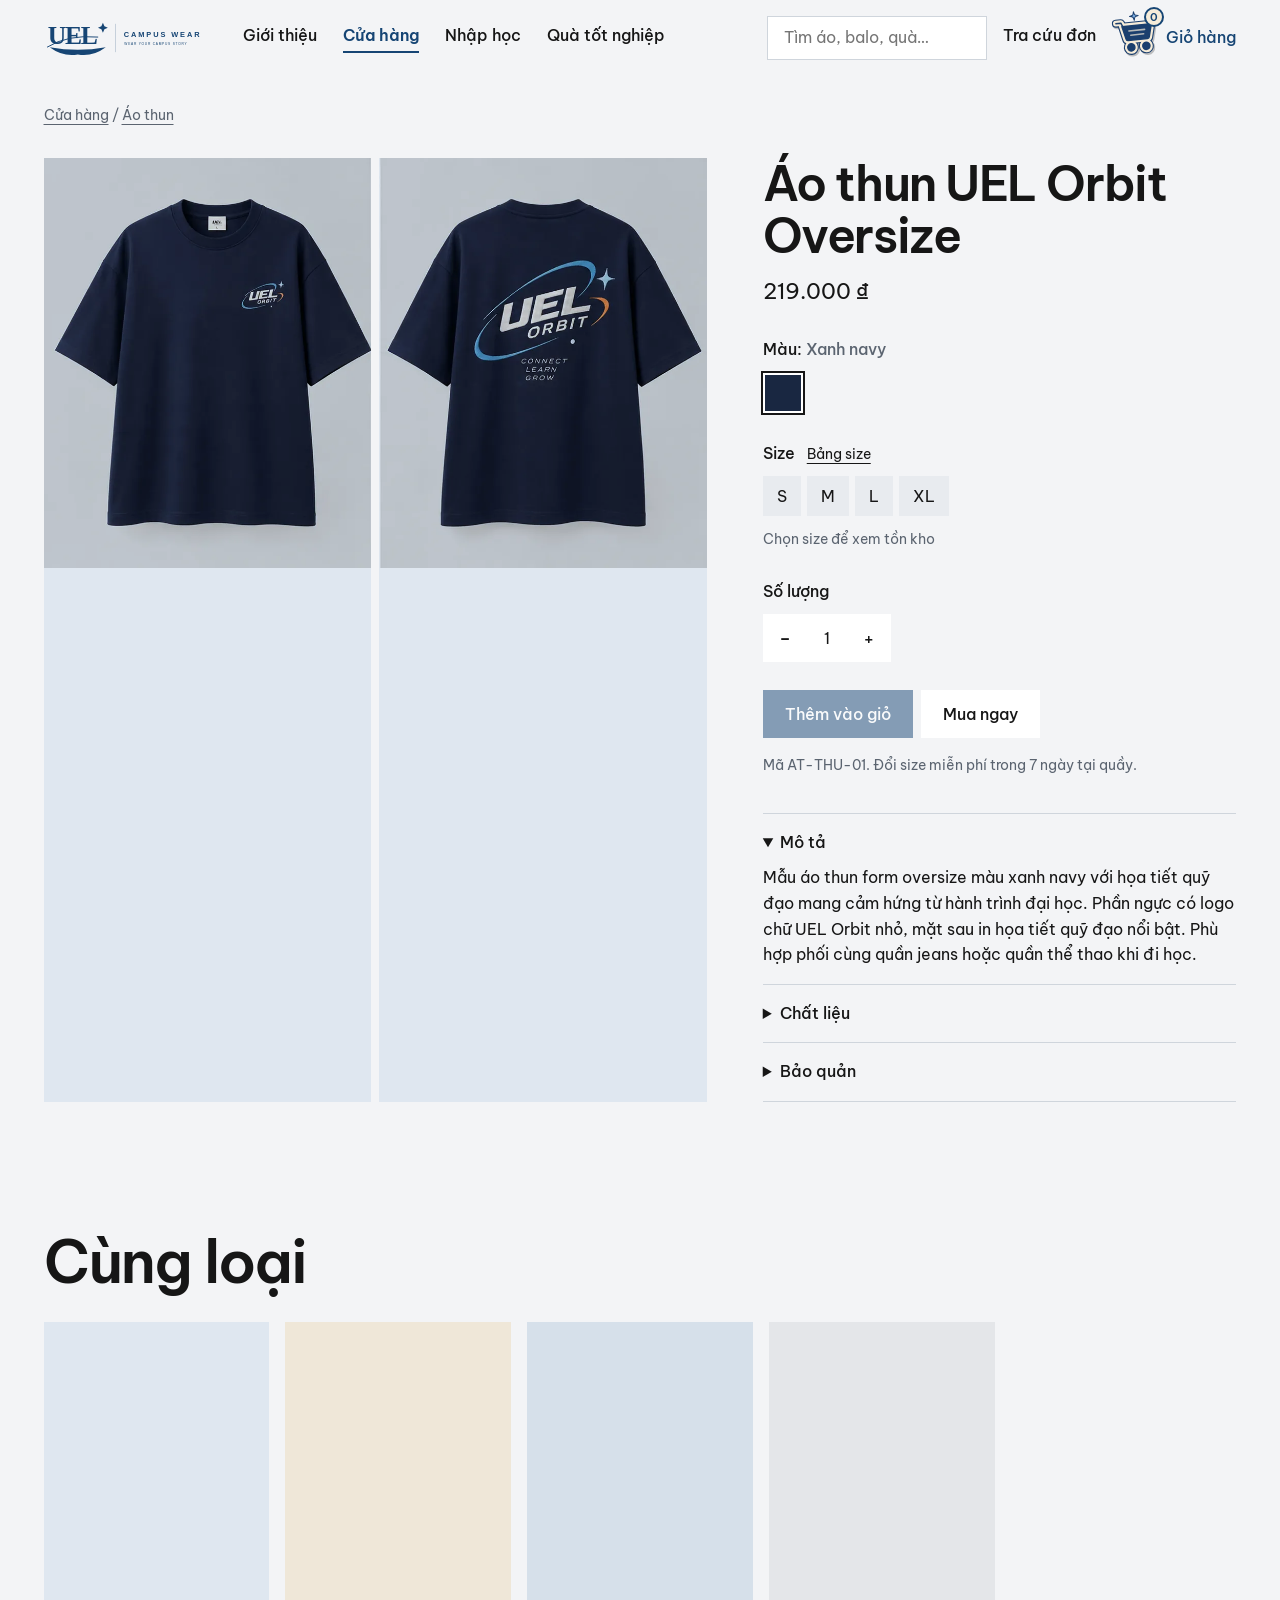
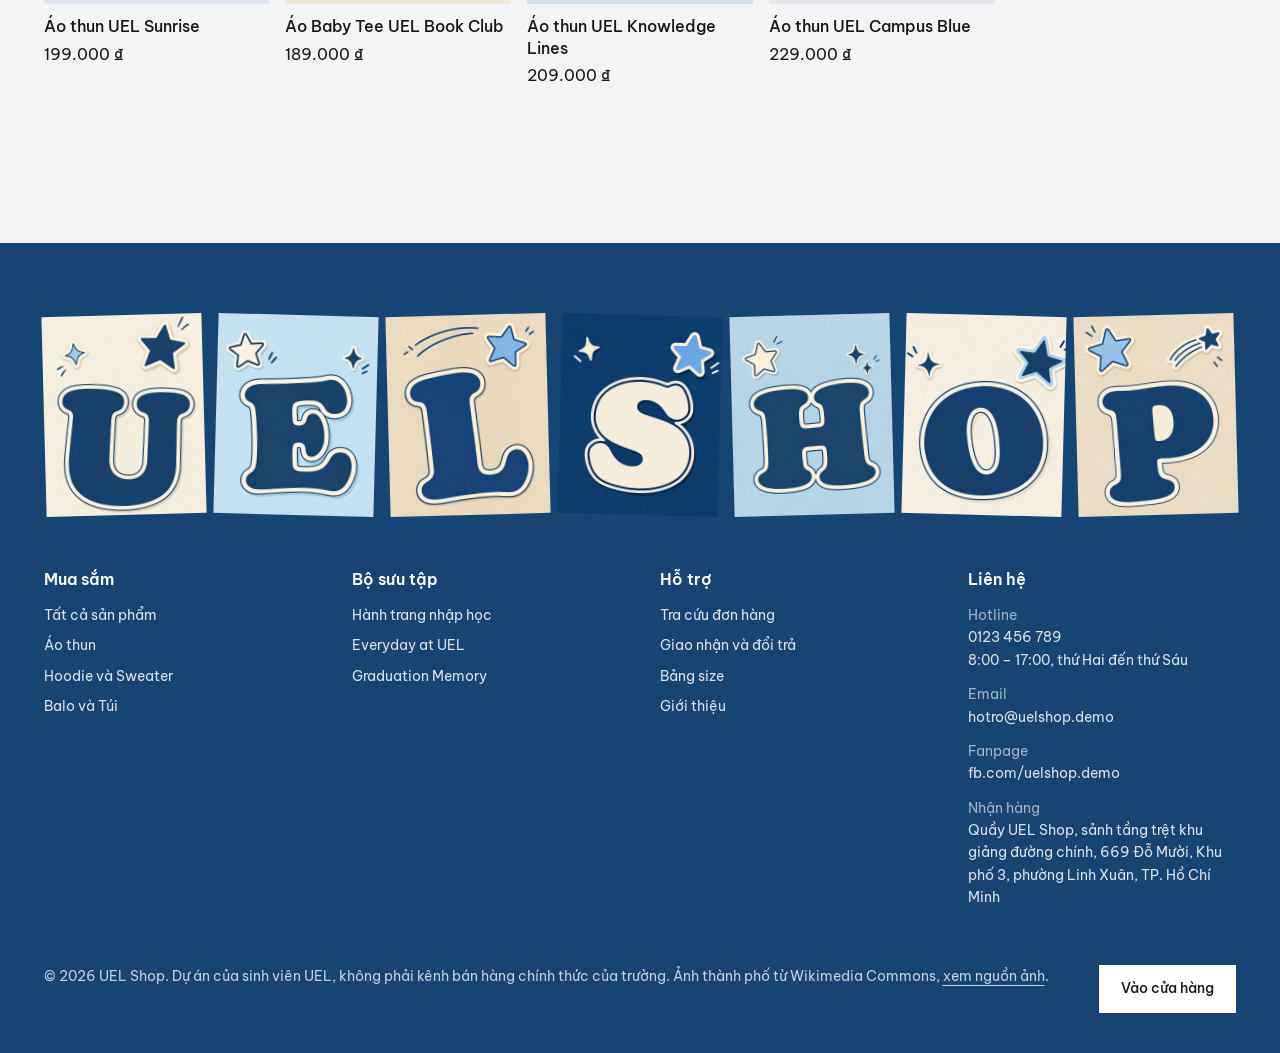
<file: product.html>
<!doctype html>
<html lang="vi" class="no-js">
<head>
<meta charset="utf-8">
<meta name="viewport" content="width=device-width, initial-scale=1">
<title>Sản phẩm · UEL Shop</title>
<meta name="description" content="Chi tiết sản phẩm UEL Shop.">
<meta name="theme-color" content="#164574">
<link rel="icon" href="images/brand/favicon.ico">
<link rel="preconnect" href="https://fonts.googleapis.com">
<link rel="preconnect" href="https://fonts.gstatic.com" crossorigin>
<link rel="stylesheet" href="https://fonts.googleapis.com/css2?family=Be+Vietnam+Pro:wght@400;500;600;700&amp;display=swap">
<link rel="stylesheet" href="css/base.css">
<link rel="stylesheet" href="css/layout.css">
<link rel="stylesheet" href="css/components.css">
<link rel="stylesheet" href="css/pages.css">
<script src="js/store.js" defer></script>
<script src="js/product.js" defer></script>
</head>
<body data-page="shop">
<a class="sr-only" href="#main">Bỏ qua menu</a>
<header class="site-header">
  <div class="frame">
    <a class="logo" href="index.html" aria-label="UEL Shop, trang chủ"><img src="images/brand/uel-campus-wear-horizontal-blue.svg" alt="UEL Shop" width="180" height="44"></a>
    <nav class="main-nav" aria-label="Chính">
      <a class="nav-link" data-nav="about" href="about.html">Giới thiệu</a>
      <a class="nav-link" data-nav="shop" href="shop.html">Cửa hàng</a>
      <a class="nav-link" data-nav="nhap-hoc" href="shop.html?collection=hanh-trang-nhap-hoc">Nhập học</a>
      <a class="nav-link" data-nav="qua" href="shop.html?collection=graduation-memory">Quà tốt nghiệp</a>
    </nav>
    <div class="header-tools">
      <form action="shop.html" role="search"><label class="sr-only" for="hq">Tìm sản phẩm</label><input id="hq" name="q" type="search" class="field search" placeholder="Tìm áo, balo, quà…"></form>
      <a class="nav-link" data-nav="order" href="order.html">Tra cứu đơn</a>
      <a class="cart-sticker" href="cart.html" aria-label="Giỏ hàng"><span class="cart-art"><svg viewBox="0 0 64 64" aria-hidden="true">
<g transform="translate(1.5 2.5)" opacity=".22" fill="#000" stroke="#000" stroke-width="11" stroke-linejoin="round" stroke-linecap="round"><path d="M7 15h7l2 5" fill="none"/><path d="M15 20h38c1.6 0 2.7 1.5 2.3 3l-4 15c-.3 1.2-1.4 2-2.6 2H21.5c-1.3 0-2.4-.9-2.6-2.2z"/><circle cx="25" cy="50" r="5"/><circle cx="46" cy="50" r="5"/></g>
<g stroke-linejoin="round" stroke-linecap="round"><g fill="#1b3f6e" stroke="#1b3f6e" stroke-width="11"><path d="M7 15h7l2 5" fill="none"/><path d="M15 20h38c1.6 0 2.7 1.5 2.3 3l-4 15c-.3 1.2-1.4 2-2.6 2H21.5c-1.3 0-2.4-.9-2.6-2.2z"/><circle cx="25" cy="50" r="5"/><circle cx="46" cy="50" r="5"/></g>
<g fill="#1b3f6e" stroke="#f6ecd9" stroke-width="8"><path d="M7 15h7l2 5" fill="none"/><path d="M15 20h38c1.6 0 2.7 1.5 2.3 3l-4 15c-.3 1.2-1.4 2-2.6 2H21.5c-1.3 0-2.4-.9-2.6-2.2z"/><circle cx="25" cy="50" r="5"/><circle cx="46" cy="50" r="5"/></g>
<g fill="#1b3f6e" stroke="#1b3f6e" stroke-width="2"><path d="M7 15h7l2 5" fill="none"/><path d="M15 20h38c1.6 0 2.7 1.5 2.3 3l-4 15c-.3 1.2-1.4 2-2.6 2H21.5c-1.3 0-2.4-.9-2.6-2.2z"/><circle cx="25" cy="50" r="5"/><circle cx="46" cy="50" r="5"/></g></g>
<path d="M24 27h22M26 33h18" stroke="#f6ecd9" stroke-width="2.2" stroke-linecap="round" opacity=".7"/>
<path d="M33 1c1 5 1 5 6 6c-5 1-5 1-6 6c-1-5-1-5-6-6c5-1 5-1 6-6z" fill="#7fb2e8" stroke="#1b3f6e" stroke-width="1.4" stroke-linejoin="round"/></svg><span class="cart-count tabular" data-cart-count>0</span></span><span>Giỏ hàng</span></a>
      <button type="button" class="btn btn-paper menu-toggle" aria-expanded="false">Menu</button>
    </div>
  </div>
</header>
<main id="main">
<section class="frame">
  <p class="crumb text-small text-soft" style="padding-top:28px"></p>
  <div class="product-layout">
    <div class="gallery"></div>
    <div class="buybox">
      <h1></h1>
      <p class="price tabular"></p>
      <p class="option-label">Màu: <span class="color-name text-soft"></span></p>
      <div class="chips colors"></div>
      <p class="option-label">Size <a class="link text-small" href="policy.html#size" style="margin-left:8px;font-weight:400">Bảng size</a></p>
      <div class="chips sizes"></div>
      <p class="stock text-small text-soft" style="margin-top:12px"></p>
      <p class="option-label">Số lượng</p>
      <div class="qty"><button type="button" data-step="-1" aria-label="Bớt">−</button><output class="tabular">1</output><button type="button" data-step="1" aria-label="Thêm">+</button></div>
      <div class="buy-actions"><button type="button" class="btn btn-primary add">Thêm vào giỏ</button><button type="button" class="btn btn-paper buy-now">Mua ngay</button></div>
      <p class="code text-small text-soft" style="margin-top:16px"></p>
      <div class="details">
        <details open><summary>Mô tả</summary><p class="desc" style="margin-top:10px"></p></details>
        <details><summary>Chất liệu</summary><p class="material" style="margin-top:10px"></p></details>
        <details><summary>Bảo quản</summary><p class="care" style="margin-top:10px"></p></details>
      </div>
    </div>
  </div>
</section>
<section class="frame section"><h2 class="text-head reveal">Cùng loại</h2><div class="product-grid related" style="grid-template-columns:repeat(auto-fill,minmax(220px,1fr))"></div></section>
</main>
<footer class="site-footer">
  <div class="frame">
    <div class="footer-cards" aria-hidden="true"><img src="images/brand/card-u.webp" alt="" loading="lazy"><img src="images/brand/card-e.webp" alt="" loading="lazy"><img src="images/brand/card-l.webp" alt="" loading="lazy"><img src="images/brand/card-s.webp" alt="" loading="lazy"><img src="images/brand/card-h.webp" alt="" loading="lazy"><img src="images/brand/card-o.webp" alt="" loading="lazy"><img src="images/brand/card-p.webp" alt="" loading="lazy"></div>
    <p class="sr-only">UEL Shop</p>
    <div class="footer-cols"><nav aria-label="Mua sắm"><h2>Mua sắm</h2><ul><li><a href="shop.html">Tất cả sản phẩm</a></li><li><a href="shop.html?category=ao-thun">Áo thun</a></li><li><a href="shop.html?category=hoodie">Hoodie và Sweater</a></li><li><a href="shop.html?category=balo-tui">Balo và Túi</a></li></ul></nav><nav aria-label="Bộ sưu tập"><h2>Bộ sưu tập</h2><ul><li><a href="shop.html?collection=hanh-trang-nhap-hoc">Hành trang nhập học</a></li><li><a href="shop.html?collection=everyday-at-uel">Everyday at UEL</a></li><li><a href="shop.html?collection=graduation-memory">Graduation Memory</a></li></ul></nav><nav aria-label="Hỗ trợ"><h2>Hỗ trợ</h2><ul><li><a href="order.html">Tra cứu đơn hàng</a></li><li><a href="policy.html">Giao nhận và đổi trả</a></li><li><a href="policy.html#size">Bảng size</a></li><li><a href="about.html">Giới thiệu</a></li></ul></nav>
      <div><h2>Liên hệ</h2><dl>
        <dt>Hotline</dt><dd class="tabular">0123 456 789</dd><dd>8:00 – 17:00, thứ Hai đến thứ Sáu</dd>
        <dt>Email</dt><dd>hotro@uelshop.demo</dd>
        <dt>Fanpage</dt><dd>fb.com/uelshop.demo</dd>
        <dt>Nhận hàng</dt><dd>Quầy UEL Shop, sảnh tầng trệt khu giảng đường chính, 669 Đỗ Mười, Khu phố 3, phường Linh Xuân, TP. Hồ Chí Minh</dd></dl></div>
    </div>
    <div class="footer-bottom"><p>© 2026 UEL Shop. Dự án của sinh viên UEL, không phải kênh bán hàng chính thức của trường. Ảnh thành phố từ Wikimedia Commons, <a class="link" href="about.html#nguon-anh">xem nguồn ảnh</a>.</p><a class="btn btn-paper" href="shop.html">Vào cửa hàng</a></div>
  </div>
</footer>
</body>
</html>
</file>
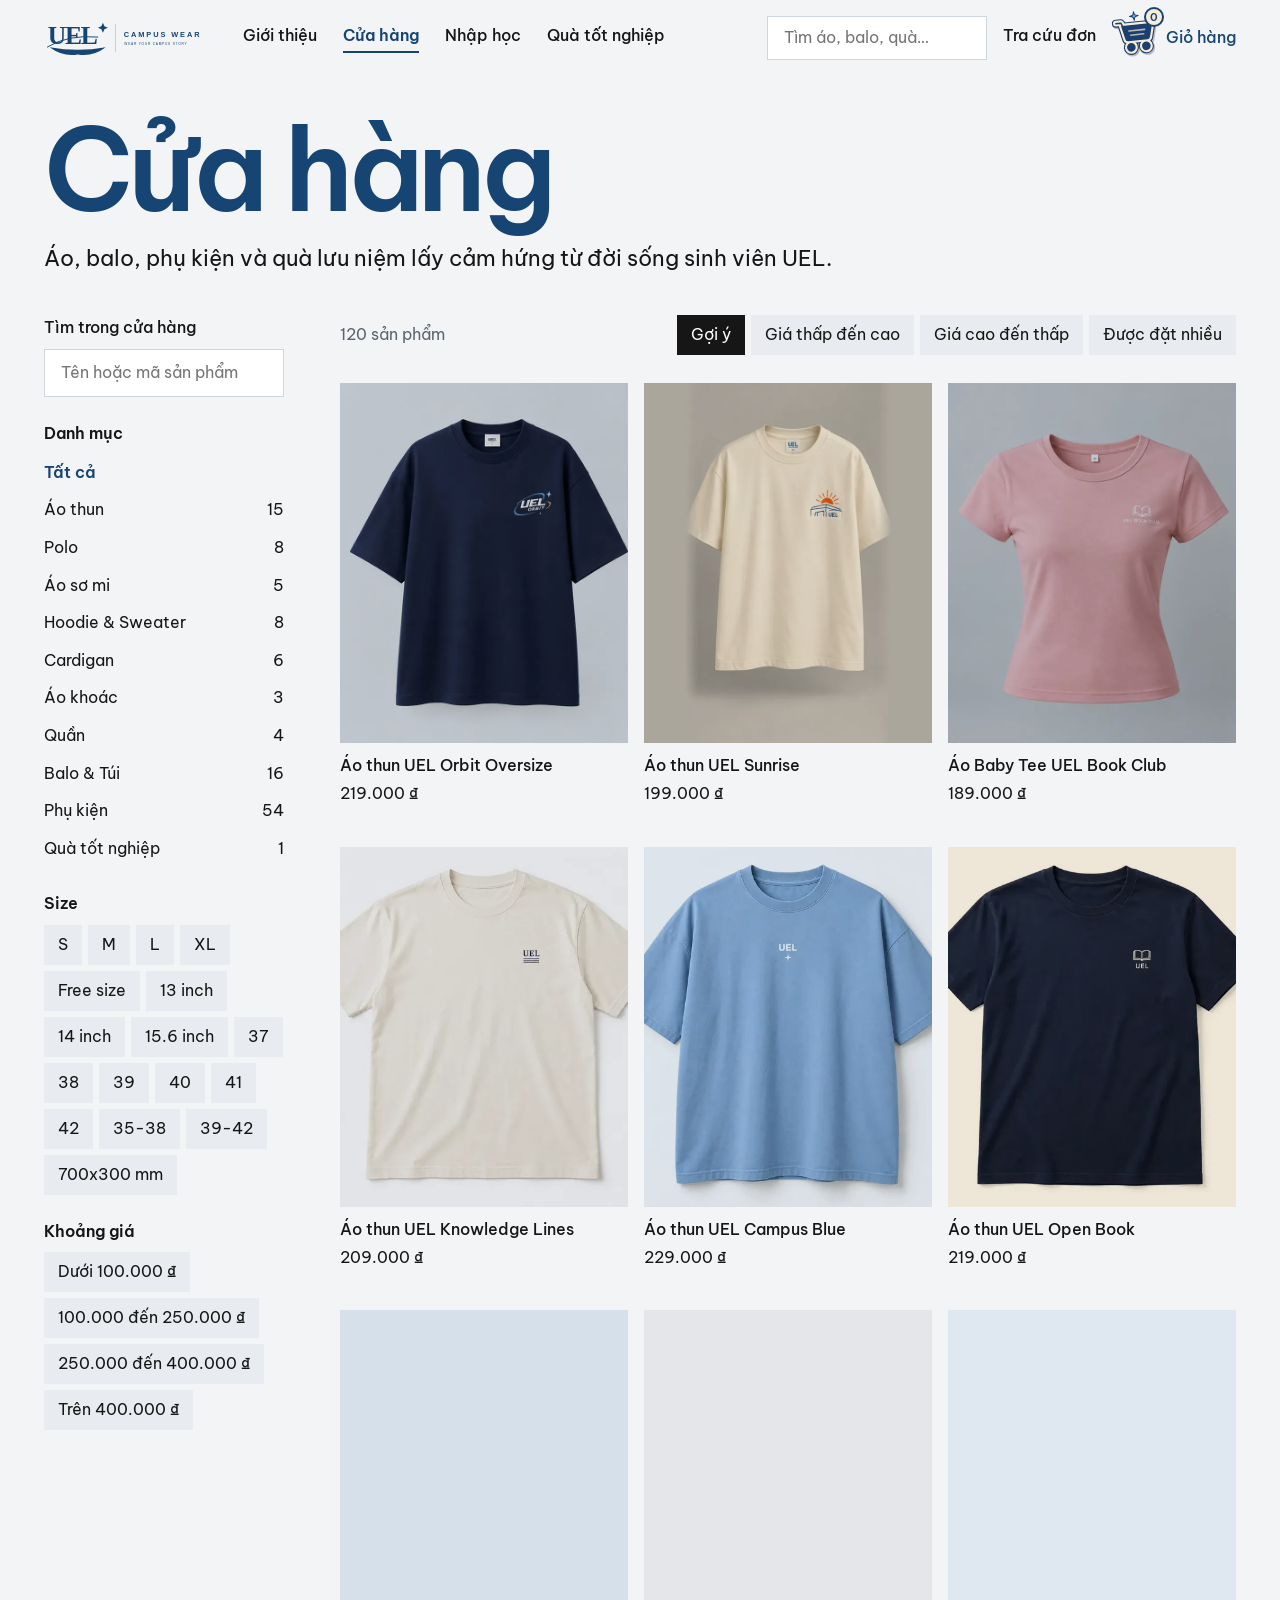
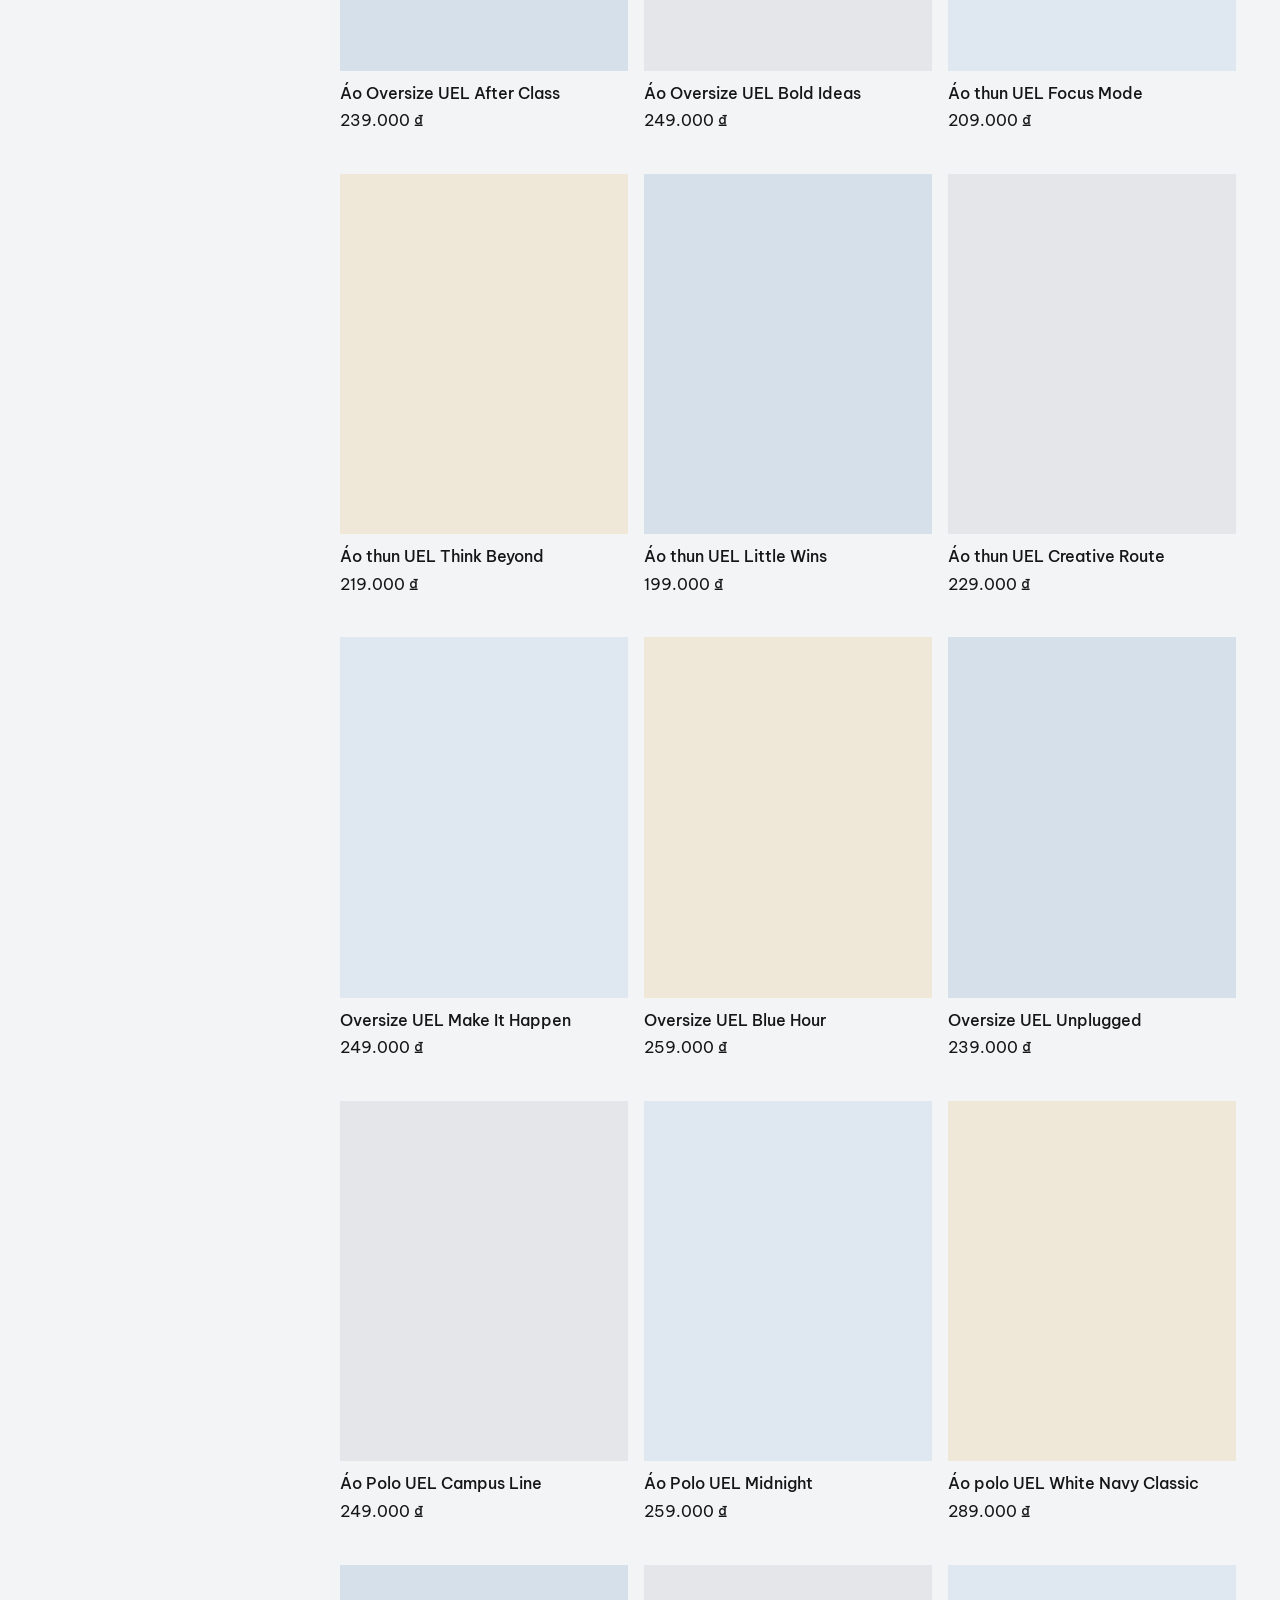
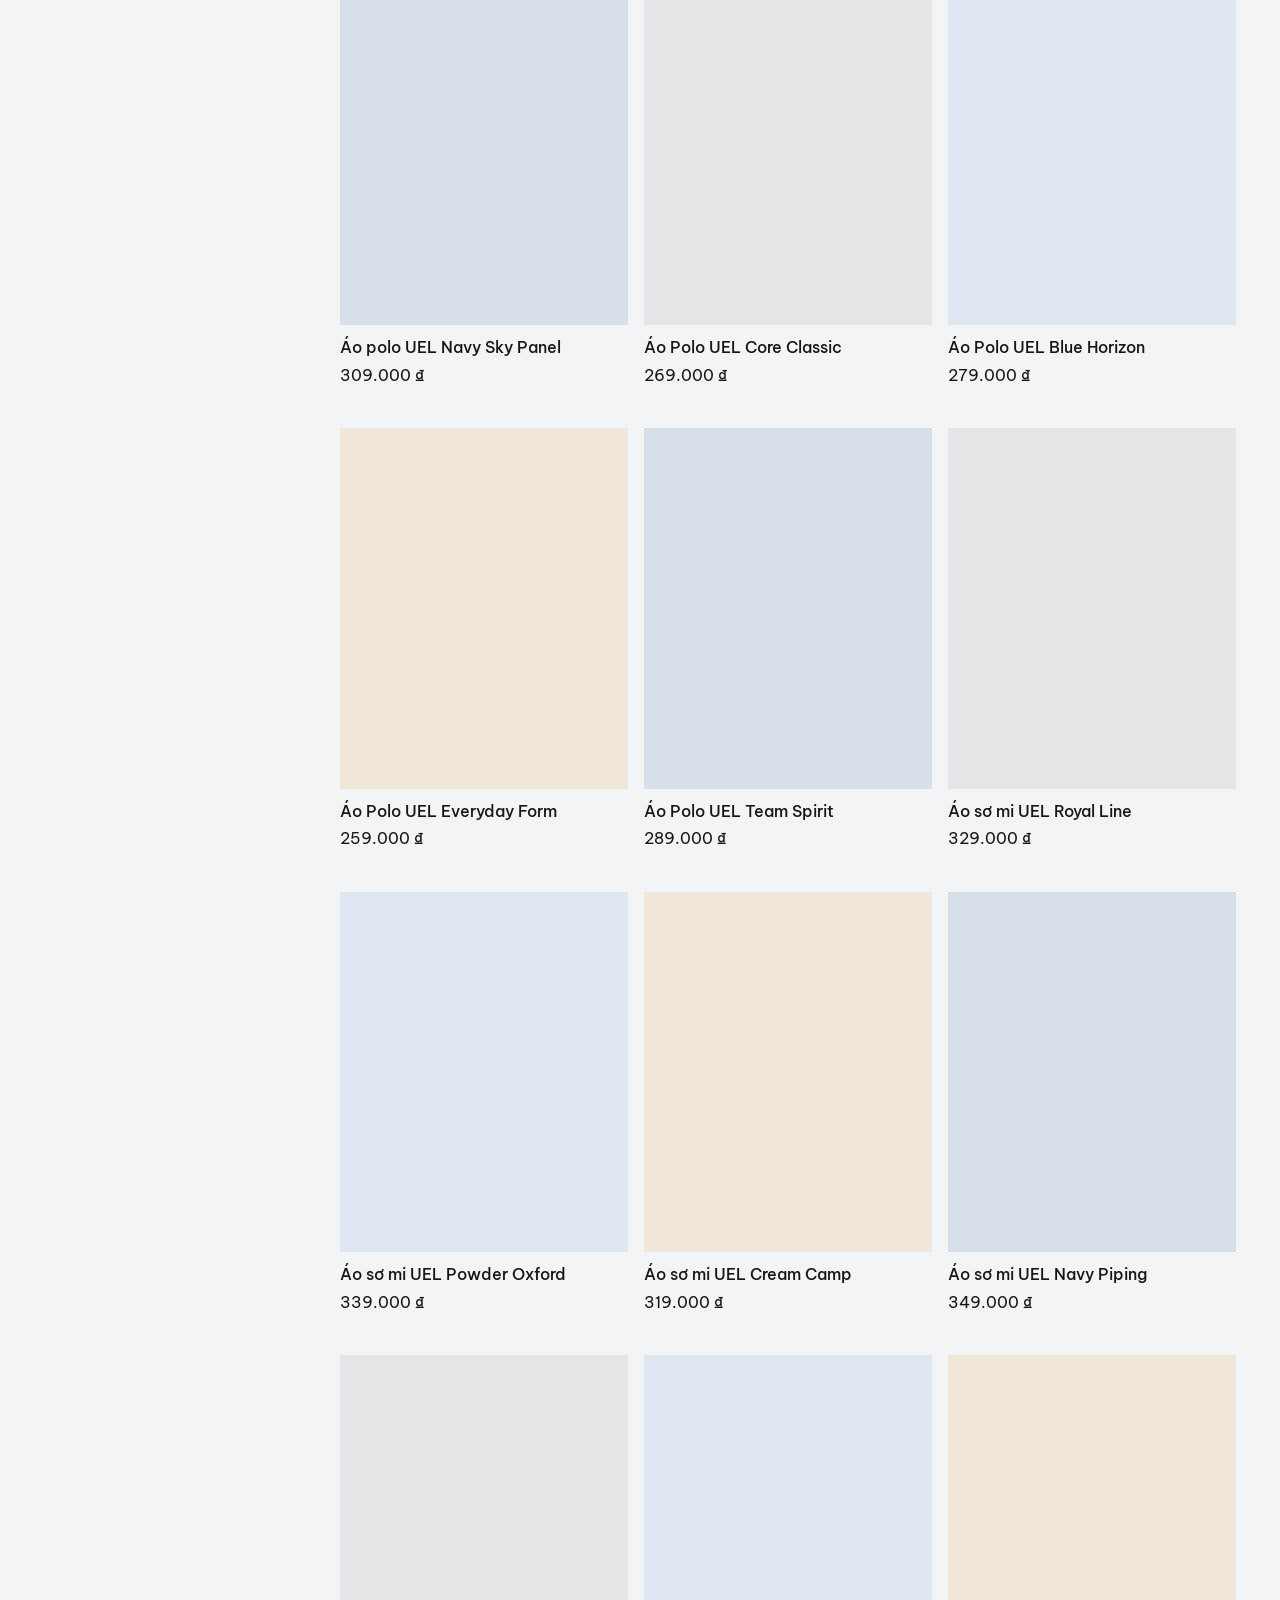
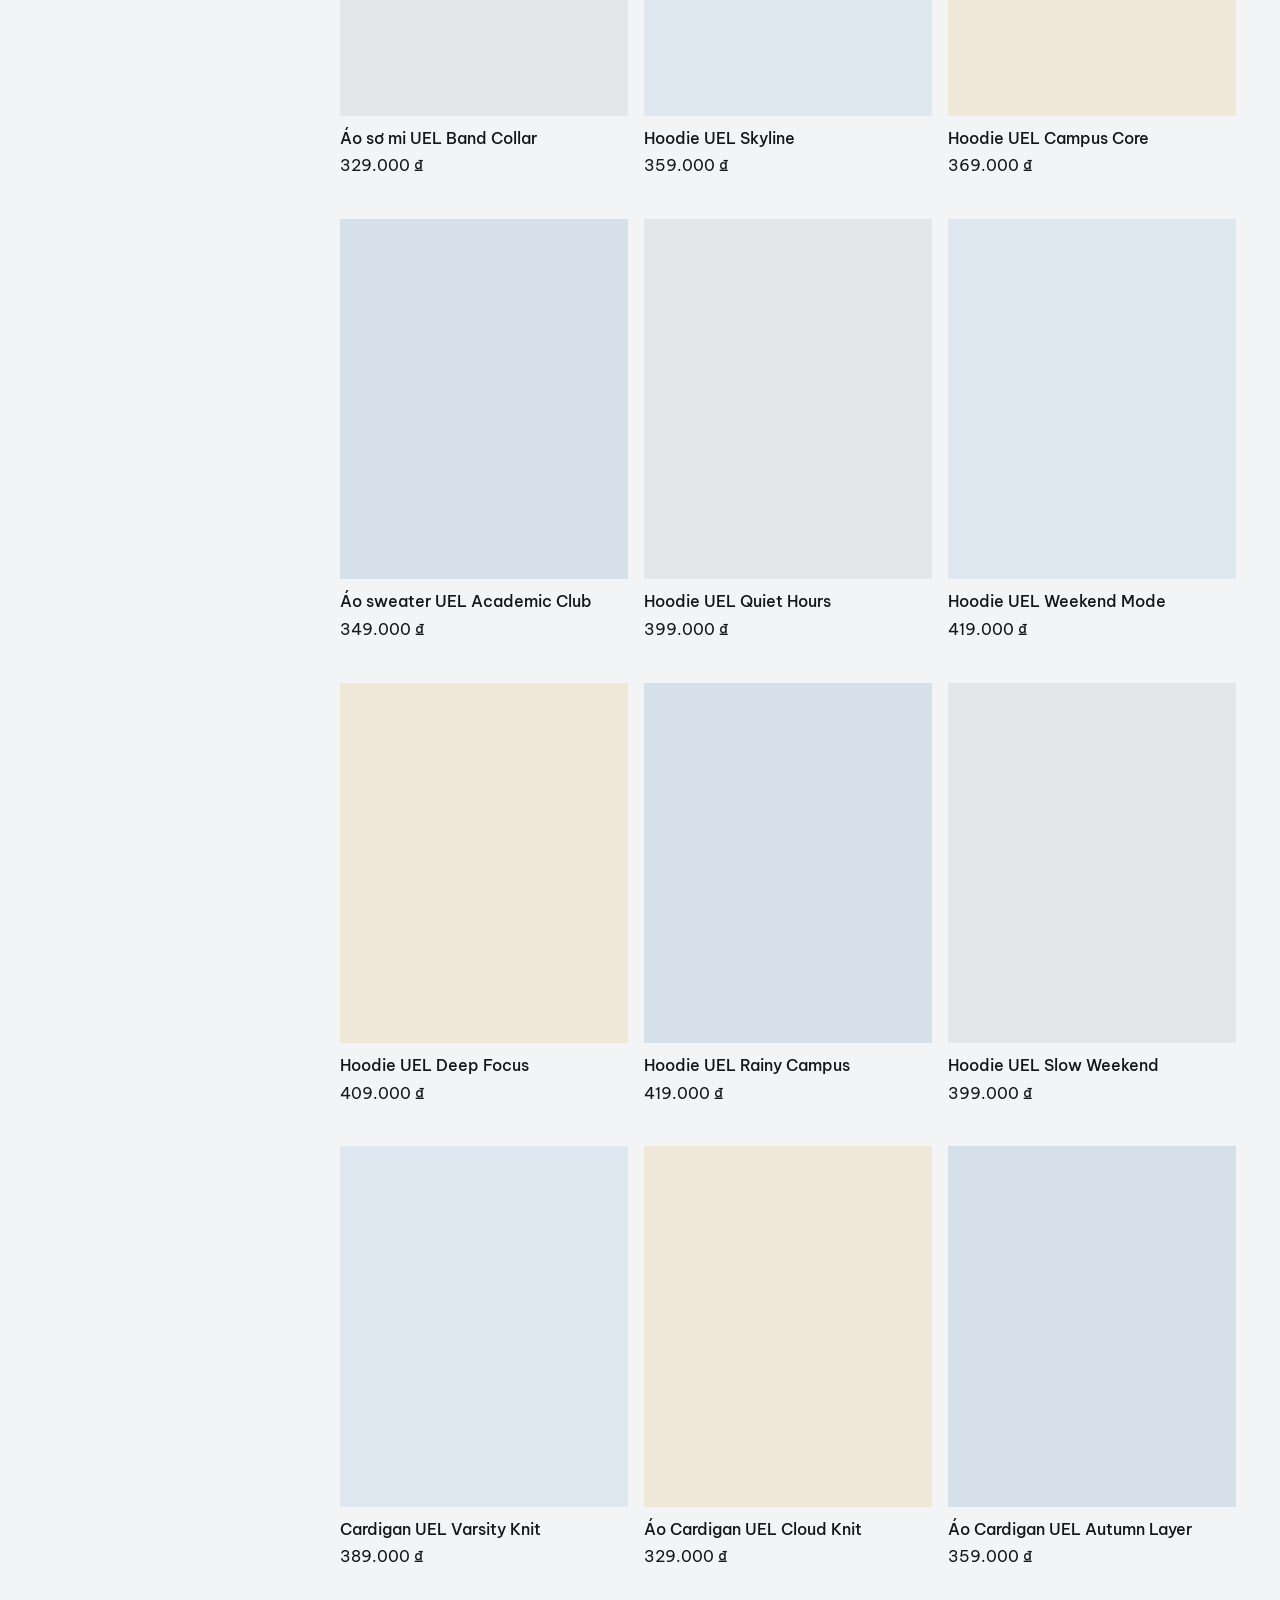
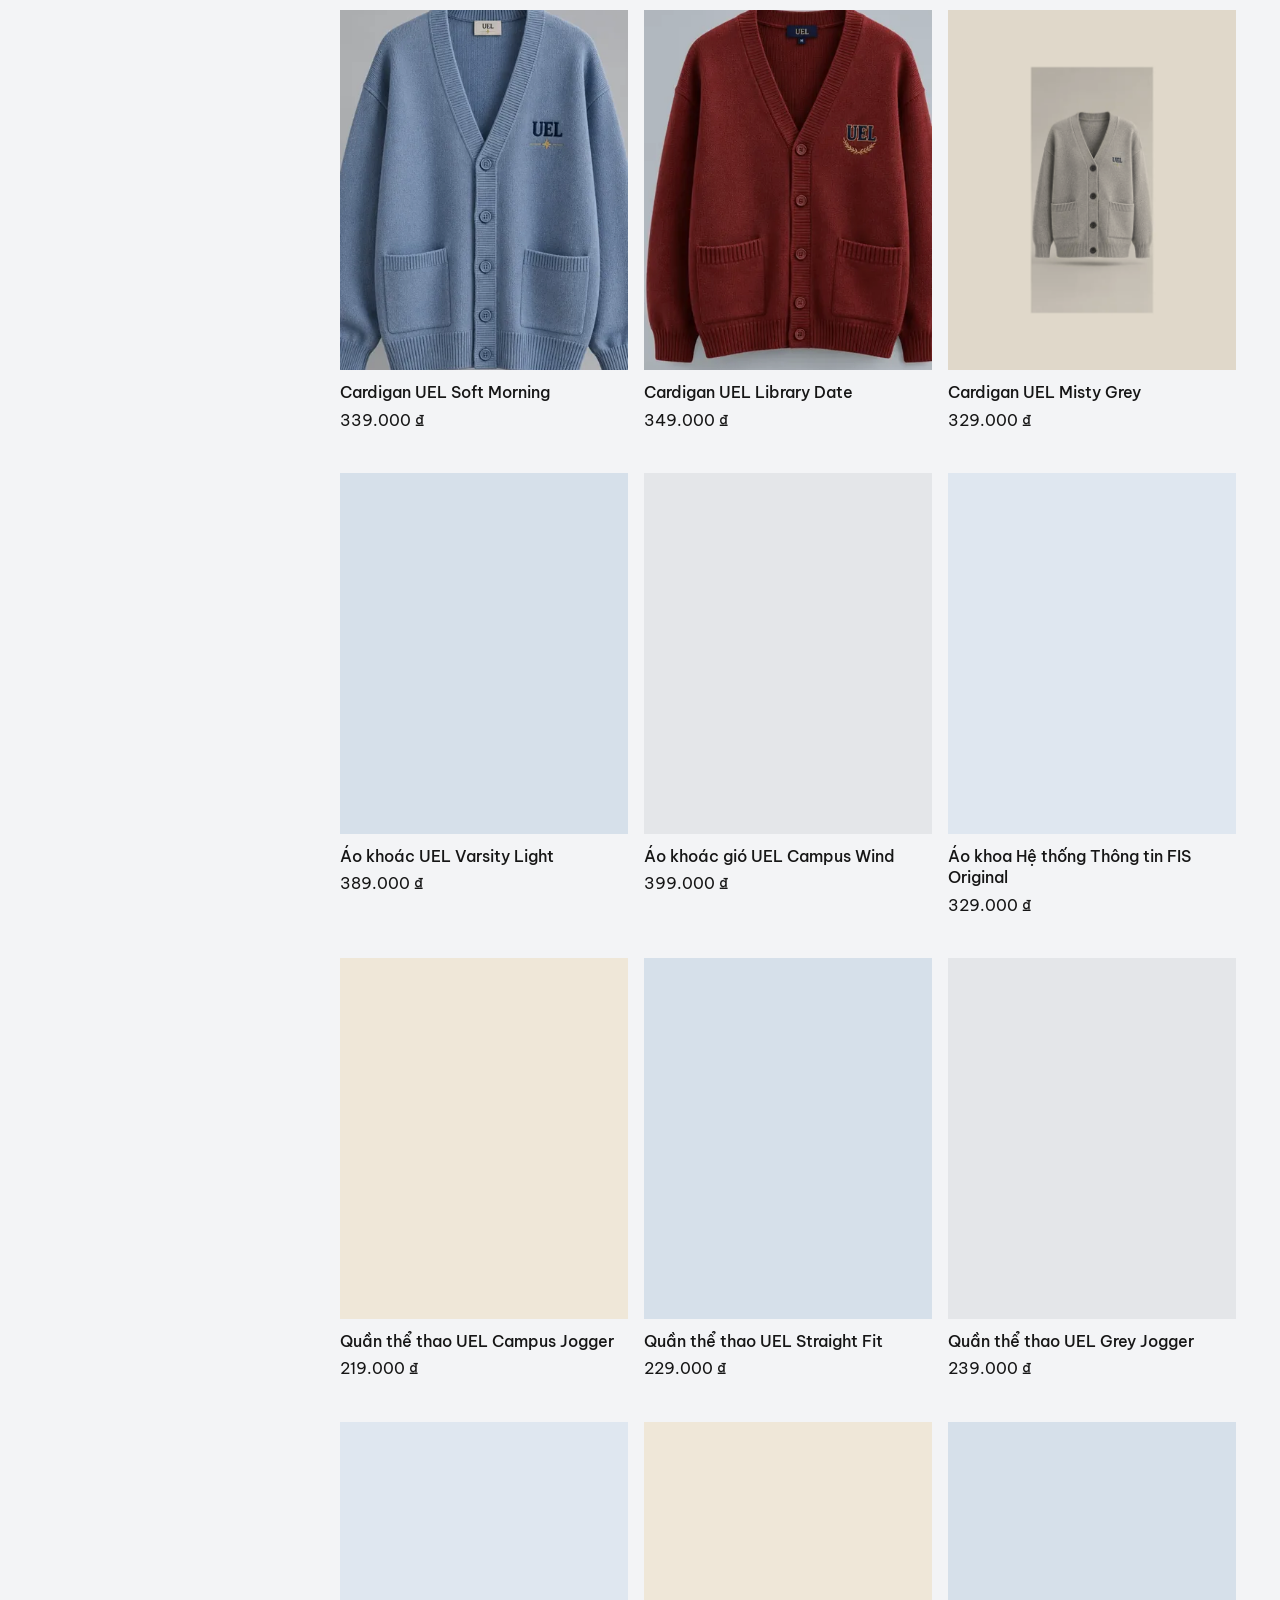
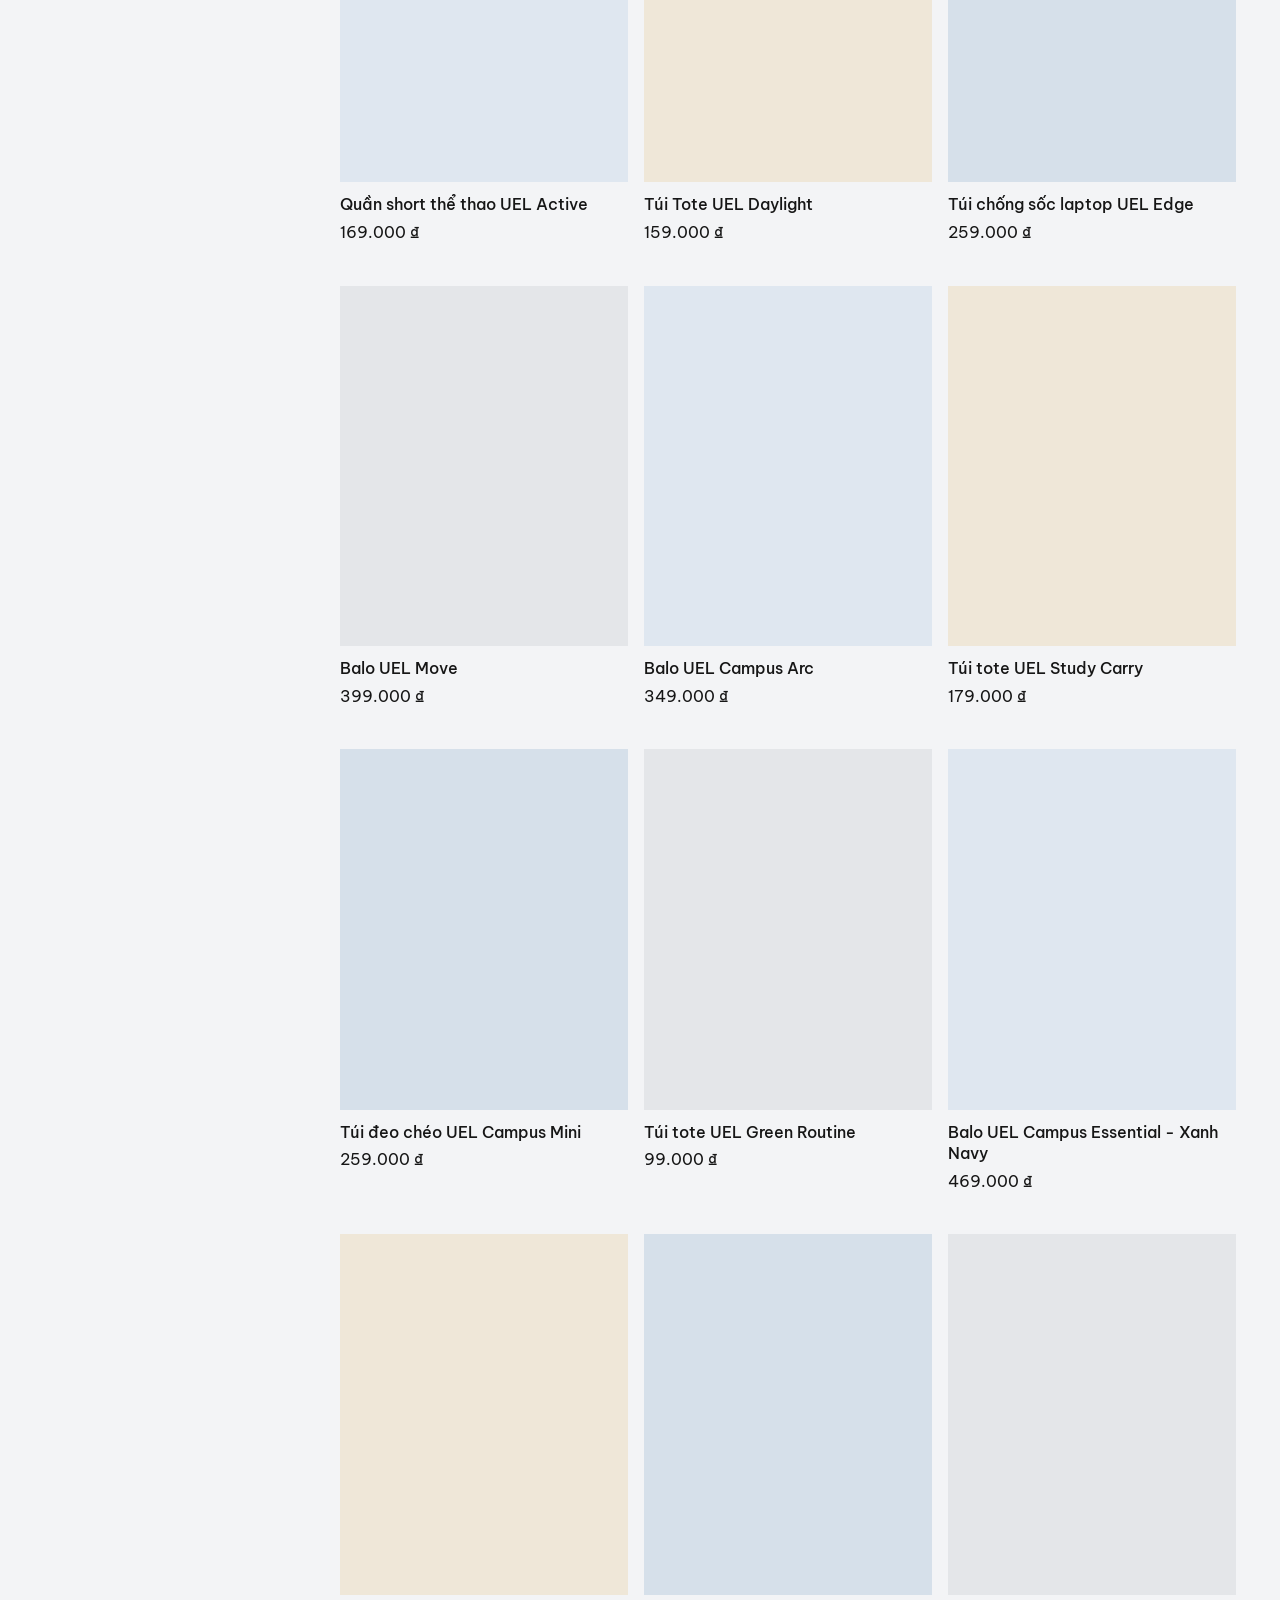
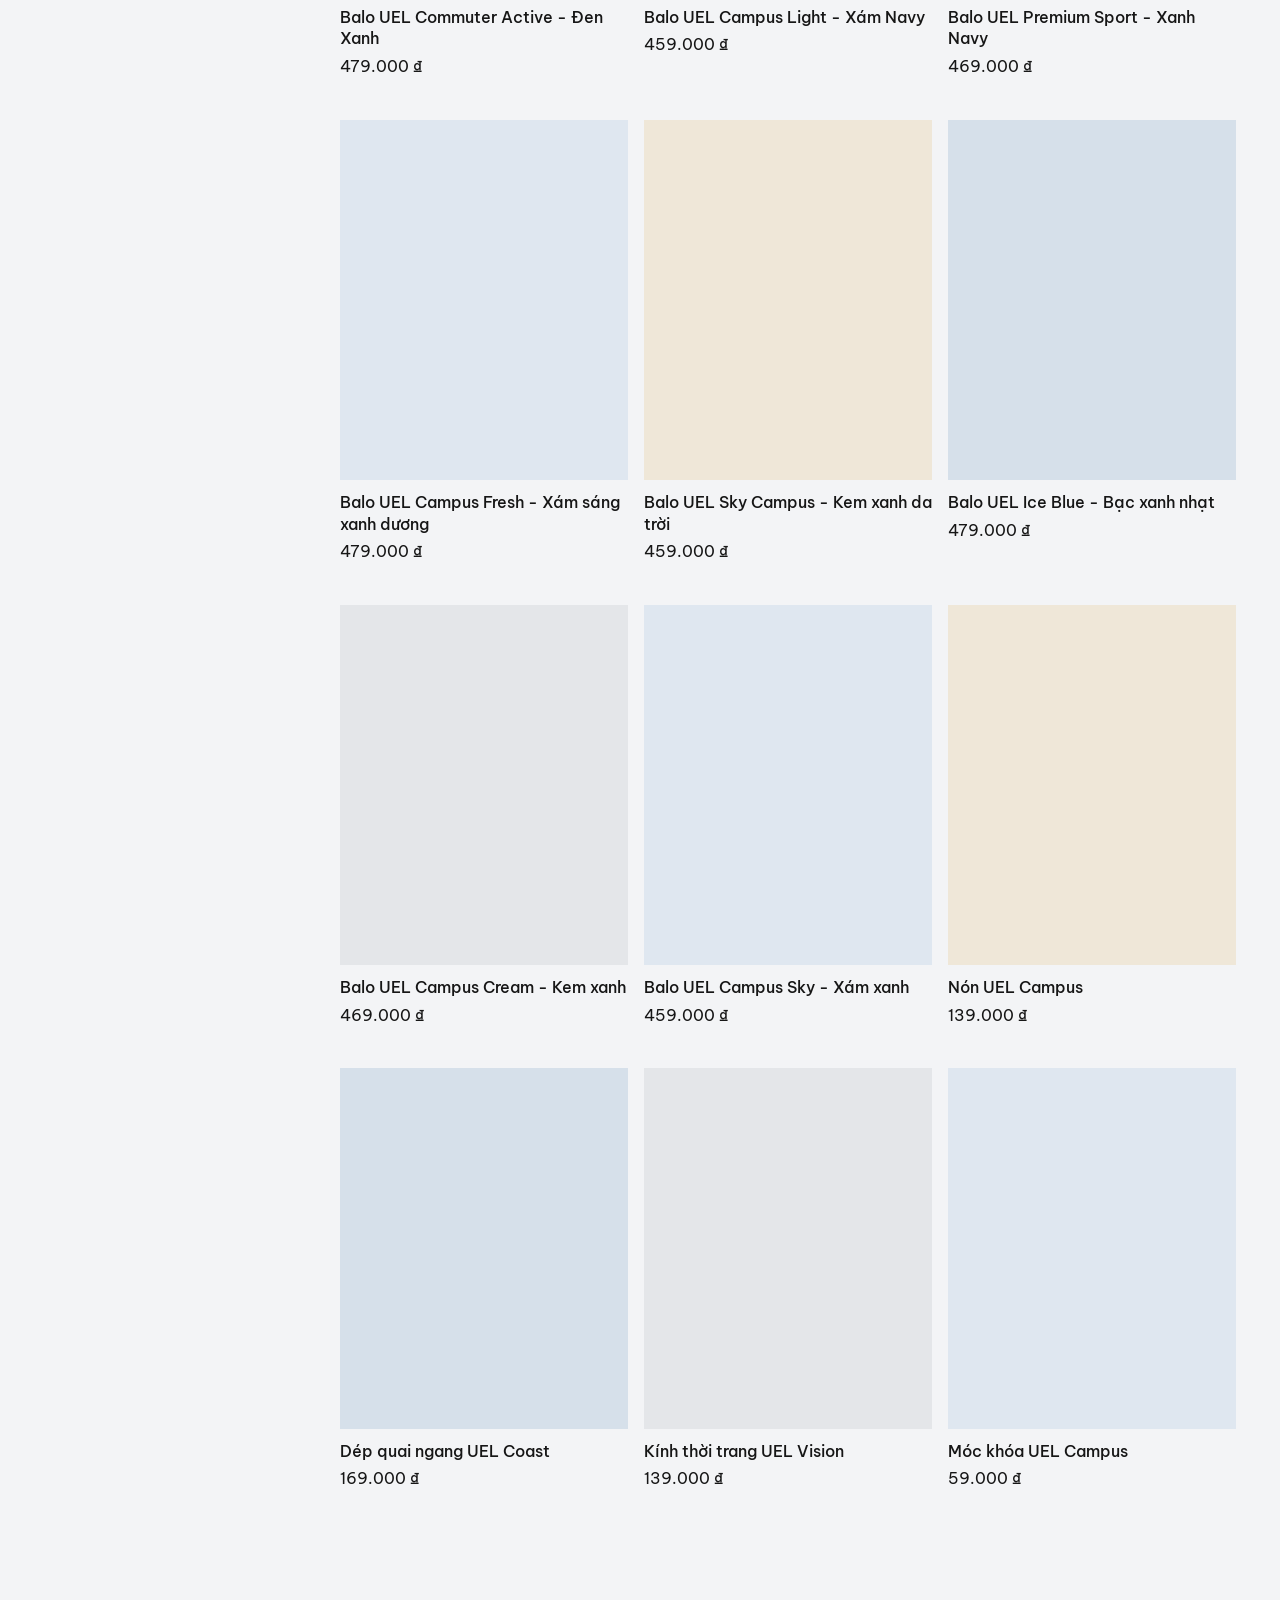
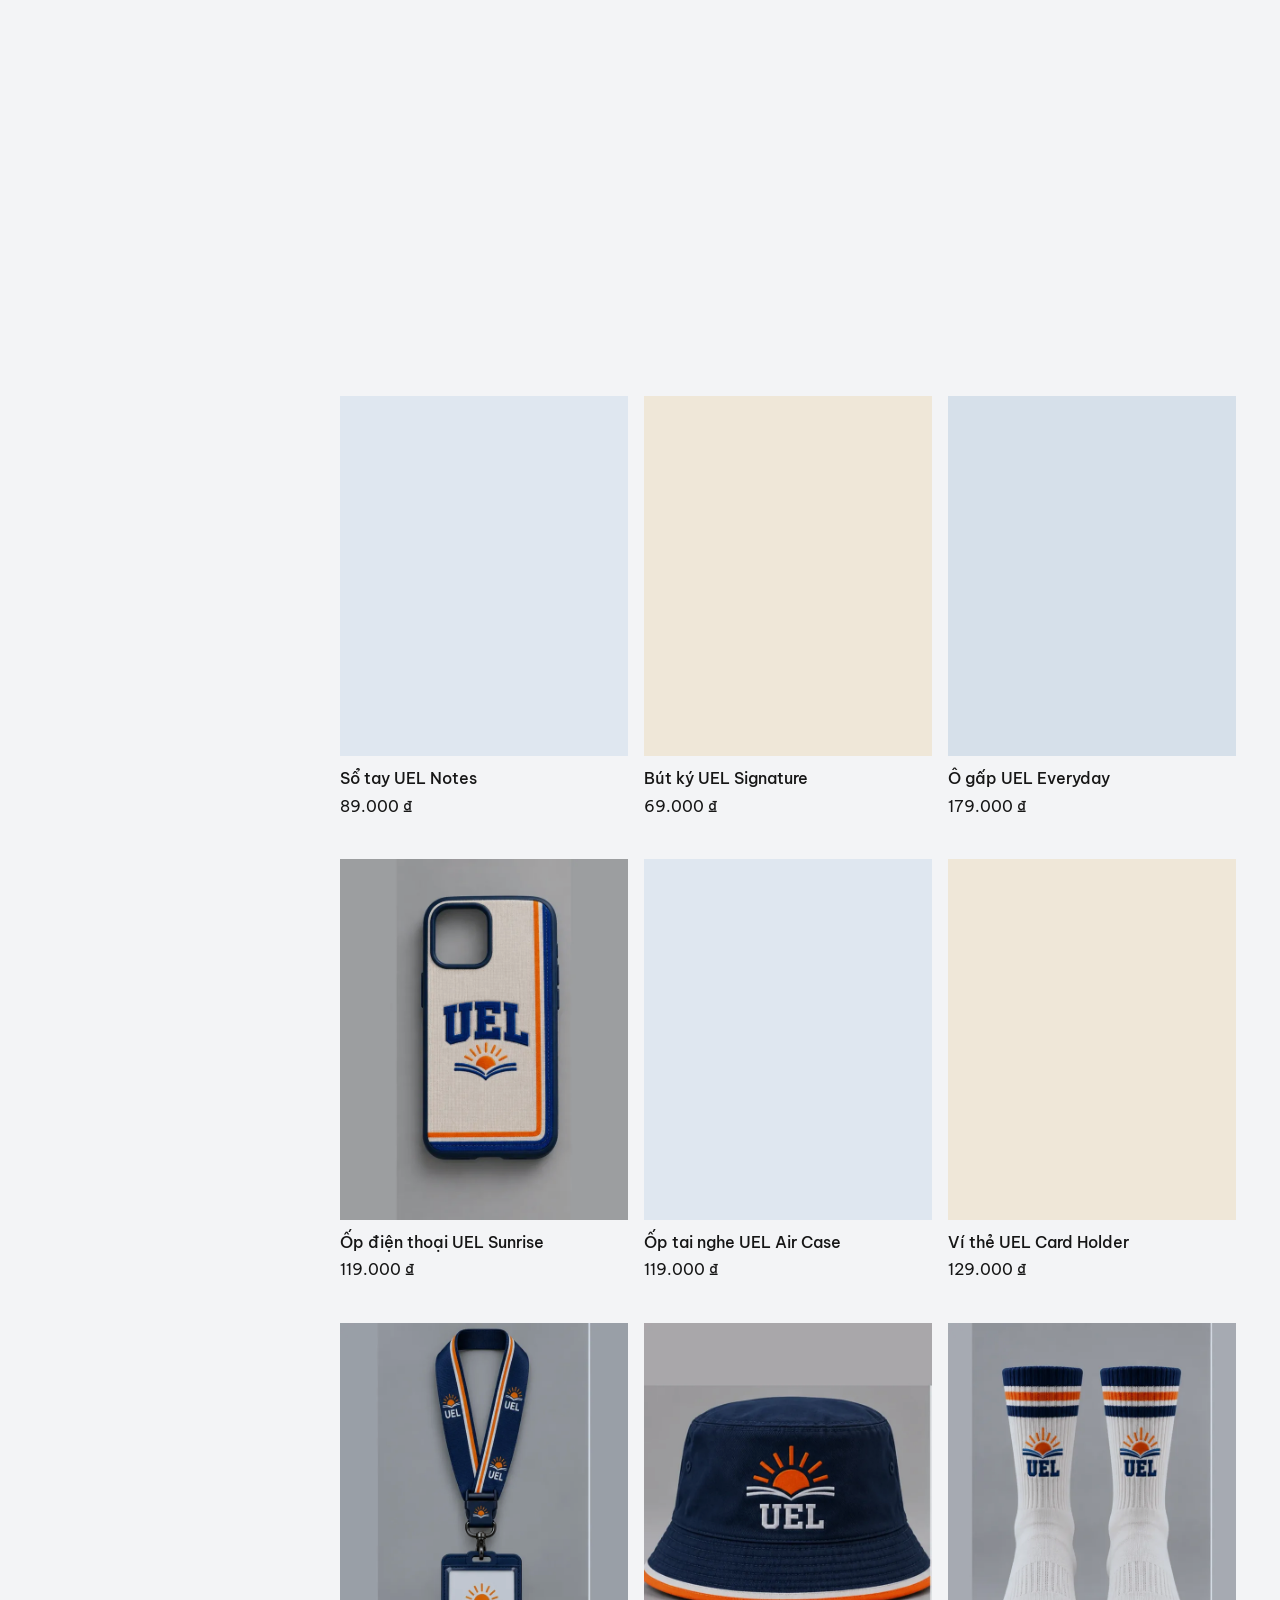
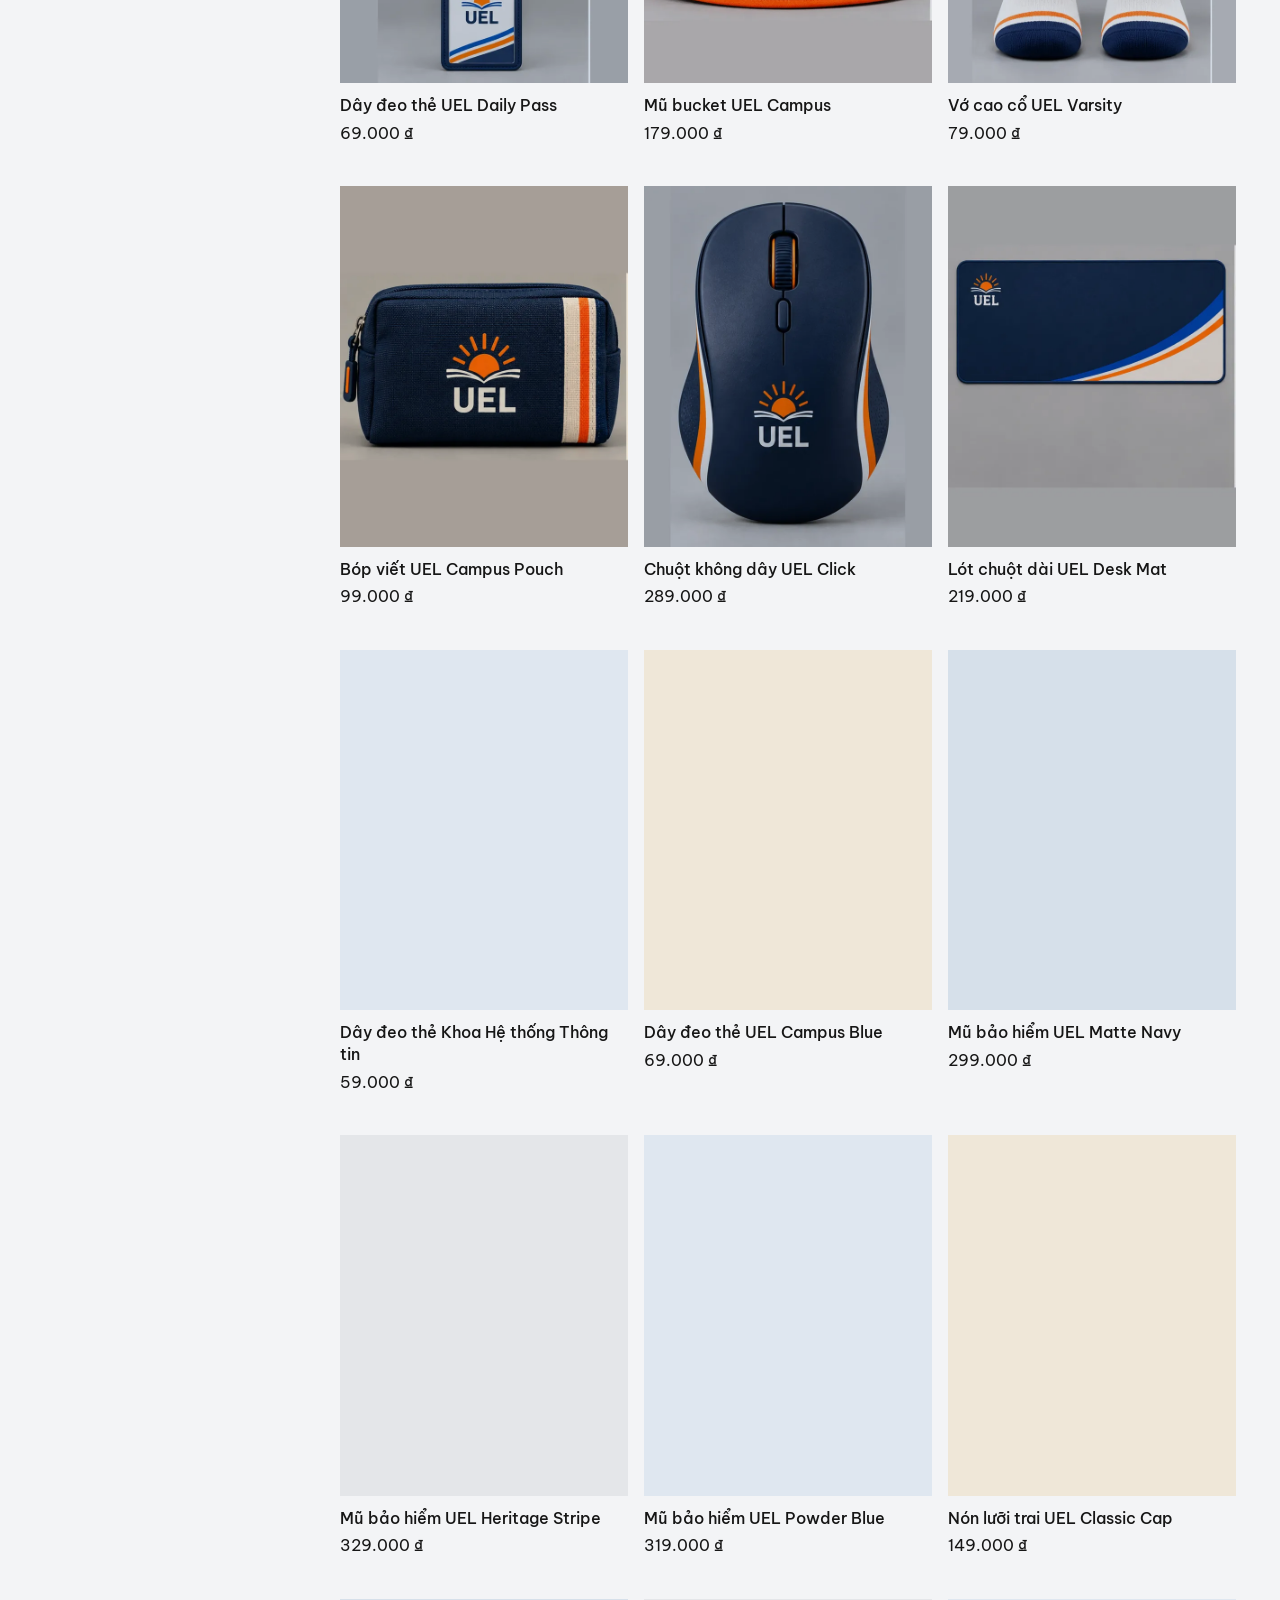
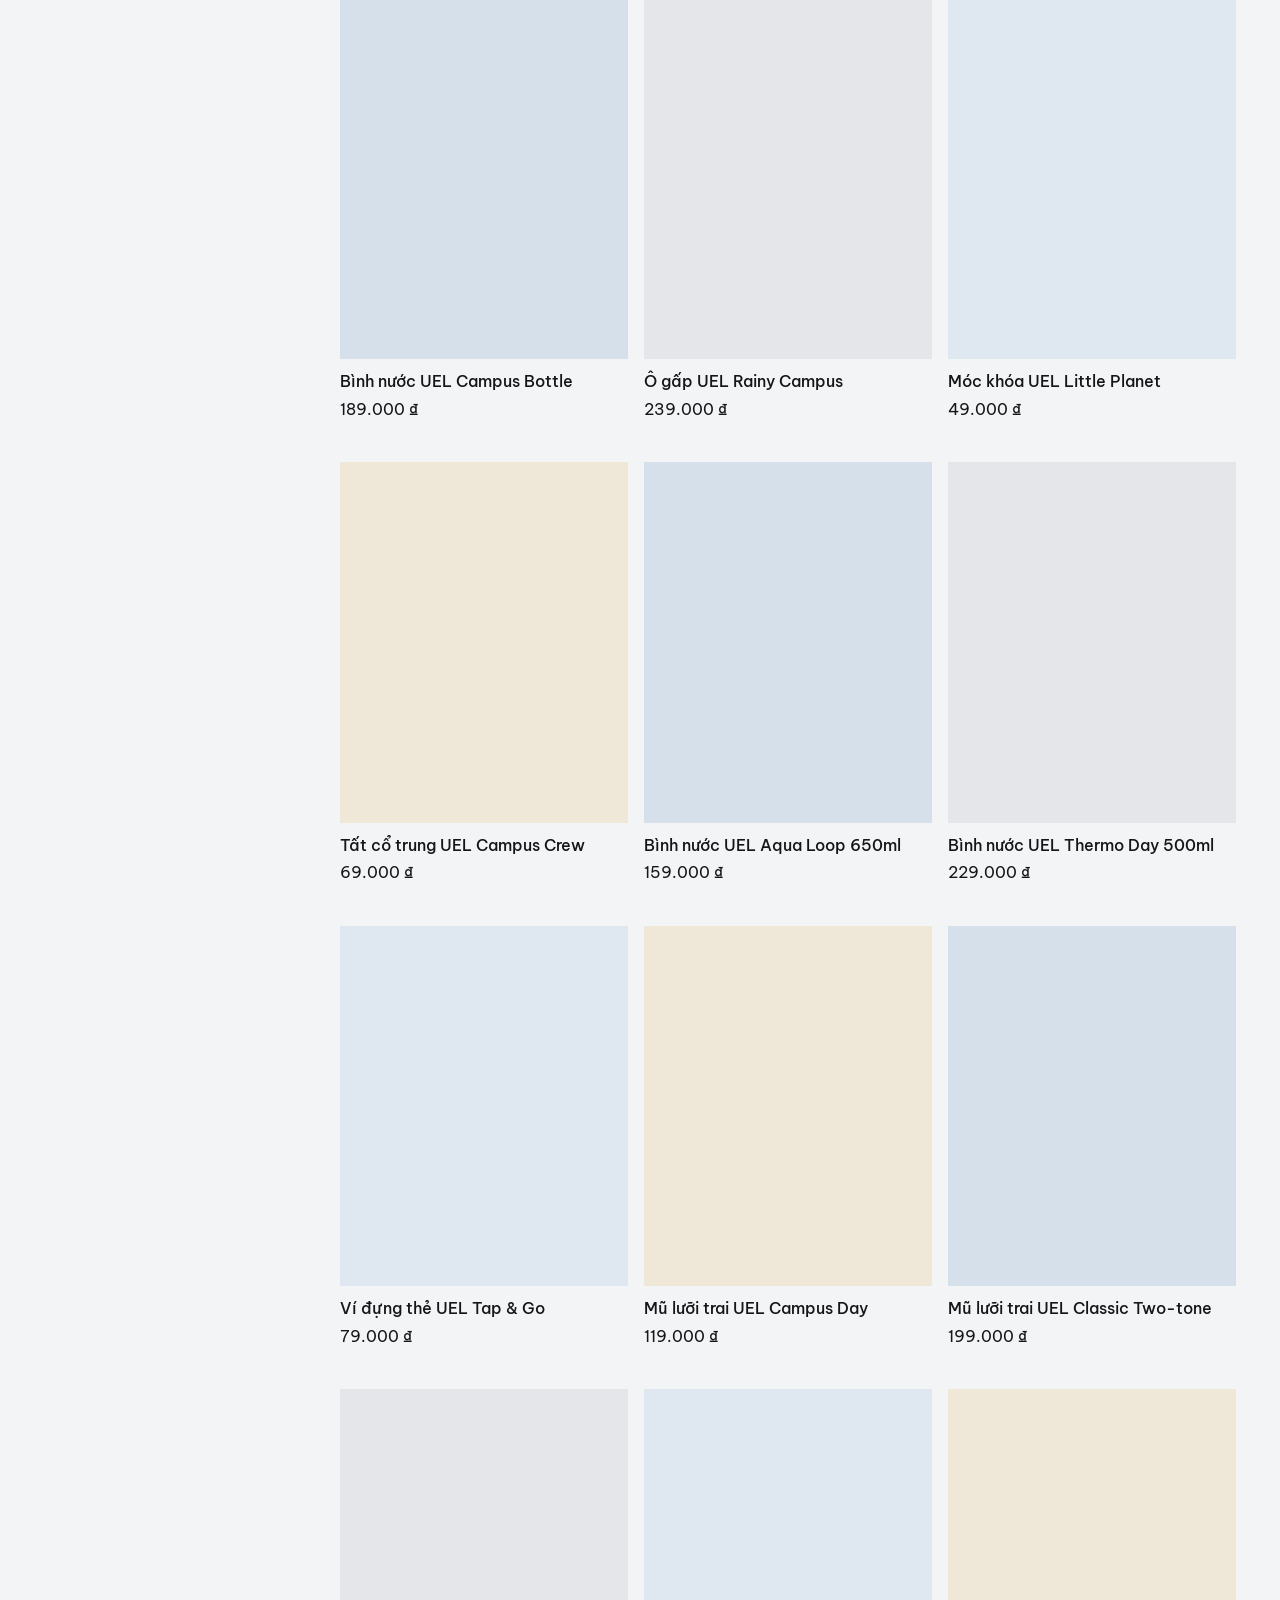
<file: shop.html>
<!doctype html>
<html lang="vi" class="no-js">
<head>
<meta charset="utf-8">
<meta name="viewport" content="width=device-width, initial-scale=1">
<title>Cửa hàng · UEL Shop</title>
<meta name="description" content="Toàn bộ sản phẩm UEL Shop, lọc theo danh mục, size và giá.">
<meta name="theme-color" content="#164574">
<link rel="icon" href="images/brand/favicon.ico">
<link rel="preconnect" href="https://fonts.googleapis.com">
<link rel="preconnect" href="https://fonts.gstatic.com" crossorigin>
<link rel="stylesheet" href="https://fonts.googleapis.com/css2?family=Be+Vietnam+Pro:wght@400;500;600;700&amp;display=swap">
<link rel="stylesheet" href="css/base.css">
<link rel="stylesheet" href="css/layout.css">
<link rel="stylesheet" href="css/components.css">
<link rel="stylesheet" href="css/pages.css">
<script src="js/store.js" defer></script>
<script src="js/shop.js" defer></script>
</head>
<body data-page="shop">
<script>
  // tô đúng mục menu khi đang xem một bộ sưu tập
  (function () { var c = new URLSearchParams(location.search).get("collection");
    document.body.dataset.page = c === "hanh-trang-nhap-hoc" ? "nhap-hoc" : c === "graduation-memory" ? "qua" : "shop"; })();
</script>
<a class="sr-only" href="#main">Bỏ qua menu</a>
<header class="site-header">
  <div class="frame">
    <a class="logo" href="index.html" aria-label="UEL Shop, trang chủ"><img src="images/brand/uel-campus-wear-horizontal-blue.svg" alt="UEL Shop" width="180" height="44"></a>
    <nav class="main-nav" aria-label="Chính">
      <a class="nav-link" data-nav="about" href="about.html">Giới thiệu</a>
      <a class="nav-link" data-nav="shop" href="shop.html">Cửa hàng</a>
      <a class="nav-link" data-nav="nhap-hoc" href="shop.html?collection=hanh-trang-nhap-hoc">Nhập học</a>
      <a class="nav-link" data-nav="qua" href="shop.html?collection=graduation-memory">Quà tốt nghiệp</a>
    </nav>
    <div class="header-tools">
      <form action="shop.html" role="search"><label class="sr-only" for="hq">Tìm sản phẩm</label><input id="hq" name="q" type="search" class="field search" placeholder="Tìm áo, balo, quà…"></form>
      <a class="nav-link" data-nav="order" href="order.html">Tra cứu đơn</a>
      <a class="cart-sticker" href="cart.html" aria-label="Giỏ hàng"><span class="cart-art"><svg viewBox="0 0 64 64" aria-hidden="true">
<g transform="translate(1.5 2.5)" opacity=".22" fill="#000" stroke="#000" stroke-width="11" stroke-linejoin="round" stroke-linecap="round"><path d="M7 15h7l2 5" fill="none"/><path d="M15 20h38c1.6 0 2.7 1.5 2.3 3l-4 15c-.3 1.2-1.4 2-2.6 2H21.5c-1.3 0-2.4-.9-2.6-2.2z"/><circle cx="25" cy="50" r="5"/><circle cx="46" cy="50" r="5"/></g>
<g stroke-linejoin="round" stroke-linecap="round"><g fill="#1b3f6e" stroke="#1b3f6e" stroke-width="11"><path d="M7 15h7l2 5" fill="none"/><path d="M15 20h38c1.6 0 2.7 1.5 2.3 3l-4 15c-.3 1.2-1.4 2-2.6 2H21.5c-1.3 0-2.4-.9-2.6-2.2z"/><circle cx="25" cy="50" r="5"/><circle cx="46" cy="50" r="5"/></g>
<g fill="#1b3f6e" stroke="#f6ecd9" stroke-width="8"><path d="M7 15h7l2 5" fill="none"/><path d="M15 20h38c1.6 0 2.7 1.5 2.3 3l-4 15c-.3 1.2-1.4 2-2.6 2H21.5c-1.3 0-2.4-.9-2.6-2.2z"/><circle cx="25" cy="50" r="5"/><circle cx="46" cy="50" r="5"/></g>
<g fill="#1b3f6e" stroke="#1b3f6e" stroke-width="2"><path d="M7 15h7l2 5" fill="none"/><path d="M15 20h38c1.6 0 2.7 1.5 2.3 3l-4 15c-.3 1.2-1.4 2-2.6 2H21.5c-1.3 0-2.4-.9-2.6-2.2z"/><circle cx="25" cy="50" r="5"/><circle cx="46" cy="50" r="5"/></g></g>
<path d="M24 27h22M26 33h18" stroke="#f6ecd9" stroke-width="2.2" stroke-linecap="round" opacity=".7"/>
<path d="M33 1c1 5 1 5 6 6c-5 1-5 1-6 6c-1-5-1-5-6-6c5-1 5-1 6-6z" fill="#7fb2e8" stroke="#1b3f6e" stroke-width="1.4" stroke-linejoin="round"/></svg><span class="cart-count tabular" data-cart-count>0</span></span><span>Giỏ hàng</span></a>
      <button type="button" class="btn btn-paper menu-toggle" aria-expanded="false">Menu</button>
    </div>
  </div>
</header>
<main id="main">
<section class="frame">
  <h1 class="page-title shop-title">Cửa hàng</h1>
  <p class="text-lead shop-desc" style="margin-top:20px;max-width:60ch"></p>
  <div class="shop-layout">
    <aside class="filters" aria-label="Bộ lọc">
      <form role="search"><label class="form-label" for="q">Tìm trong cửa hàng</label><input id="q" class="field" type="search" placeholder="Tên hoặc mã sản phẩm"></form>
      <h2>Danh mục</h2><ul class="cat-list"></ul>
      <h2>Size</h2><div class="chips size-chips"></div>
      <h2>Khoảng giá</h2><div class="chips price-chips"></div>
    </aside>
    <div>
      <div class="shop-bar"><p class="result-count text-soft"></p><div class="chips sort-chips" role="group" aria-label="Sắp xếp"></div></div>
      <div class="product-grid"></div>
    </div>
  </div>
</section>
</main>
<footer class="site-footer">
  <div class="frame">
    <div class="footer-cards" aria-hidden="true"><img src="images/brand/card-u.webp" alt="" loading="lazy"><img src="images/brand/card-e.webp" alt="" loading="lazy"><img src="images/brand/card-l.webp" alt="" loading="lazy"><img src="images/brand/card-s.webp" alt="" loading="lazy"><img src="images/brand/card-h.webp" alt="" loading="lazy"><img src="images/brand/card-o.webp" alt="" loading="lazy"><img src="images/brand/card-p.webp" alt="" loading="lazy"></div>
    <p class="sr-only">UEL Shop</p>
    <div class="footer-cols"><nav aria-label="Mua sắm"><h2>Mua sắm</h2><ul><li><a href="shop.html">Tất cả sản phẩm</a></li><li><a href="shop.html?category=ao-thun">Áo thun</a></li><li><a href="shop.html?category=hoodie">Hoodie và Sweater</a></li><li><a href="shop.html?category=balo-tui">Balo và Túi</a></li></ul></nav><nav aria-label="Bộ sưu tập"><h2>Bộ sưu tập</h2><ul><li><a href="shop.html?collection=hanh-trang-nhap-hoc">Hành trang nhập học</a></li><li><a href="shop.html?collection=everyday-at-uel">Everyday at UEL</a></li><li><a href="shop.html?collection=graduation-memory">Graduation Memory</a></li></ul></nav><nav aria-label="Hỗ trợ"><h2>Hỗ trợ</h2><ul><li><a href="order.html">Tra cứu đơn hàng</a></li><li><a href="policy.html">Giao nhận và đổi trả</a></li><li><a href="policy.html#size">Bảng size</a></li><li><a href="about.html">Giới thiệu</a></li></ul></nav>
      <div><h2>Liên hệ</h2><dl>
        <dt>Hotline</dt><dd class="tabular">0123 456 789</dd><dd>8:00 – 17:00, thứ Hai đến thứ Sáu</dd>
        <dt>Email</dt><dd>hotro@uelshop.demo</dd>
        <dt>Fanpage</dt><dd>fb.com/uelshop.demo</dd>
        <dt>Nhận hàng</dt><dd>Quầy UEL Shop, sảnh tầng trệt khu giảng đường chính, 669 Đỗ Mười, Khu phố 3, phường Linh Xuân, TP. Hồ Chí Minh</dd></dl></div>
    </div>
    <div class="footer-bottom"><p>© 2026 UEL Shop. Dự án của sinh viên UEL, không phải kênh bán hàng chính thức của trường. Ảnh thành phố từ Wikimedia Commons, <a class="link" href="about.html#nguon-anh">xem nguồn ảnh</a>.</p><a class="btn btn-paper" href="shop.html">Vào cửa hàng</a></div>
  </div>
</footer>
</body>
</html>
</file>
<file: css/base.css>
/* base.css: biến màu, font, reset. Mọi file CSS khác chỉ dùng biến ở đây. */
:root {
  --ground: #f3f4f6;
  --surface: #e8ebef;
  --ink: #161616;
  --soft: #5b6470;
  --navy: #164574;
  --navy-hover: #0f3459;
  --cream: #f6ecd9;
  --sky: #7fb2e8;
  --field-1: #dfe7f0;
  --field-2: #efe7d8;
  --field-3: #e4e6e9;
  --field-4: #d6e0ea;
  --line: #cfd5dc;
  --ok: #1f7a4d;
  --error: #b42318;
  --gutter: clamp(16px, 3.4vw, 48px);
  --ease: cubic-bezier(0.22, 1, 0.36, 1);
  --step-small: 0.875rem;
  --step-body: 1rem;
  --step-lead: clamp(1.125rem, 1rem + 0.5vw, 1.375rem);
  --step-head: clamp(2rem, 1.3rem + 3vw, 4rem);
  --step-display: clamp(3.25rem, 1.6rem + 7vw, 8.5rem);
}
*,
*::before,
*::after {
  box-sizing: border-box;
}
/* thuộc tính hidden luôn thắng các luật display của từng thành phần */
[hidden] {
  display: none !important;
}
html {
  scroll-behavior: smooth;
}
body {
  margin: 0;
  background: var(--ground);
  color: var(--ink);
  font-family: "Be Vietnam Pro", system-ui, sans-serif;
  font-size: var(--step-body);
  line-height: 1.6;
  -webkit-font-smoothing: antialiased;
}
img {
  display: block;
  max-width: 100%;
}
a {
  color: inherit;
  text-decoration: none;
}
button,
input,
select,
textarea {
  font: inherit;
  color: inherit;
}
h1,
h2,
h3 {
  margin: 0;
  line-height: 1.08;
  letter-spacing: -0.03em;
  font-weight: 600;
}
p {
  margin: 0;
}
ul {
  margin: 0;
  padding: 0;
  list-style: none;
}
:focus-visible {
  outline: 2px solid var(--navy);
  outline-offset: 2px;
}
.sr-only {
  position: absolute;
  width: 1px;
  height: 1px;
  overflow: hidden;
  clip: rect(0 0 0 0);
  white-space: nowrap;
}
.text-head {
  font-size: var(--step-head);
}
.text-lead {
  font-size: var(--step-lead);
  line-height: 1.5;
}
.text-small {
  font-size: var(--step-small);
}
.text-soft {
  color: var(--soft);
}
.tabular {
  font-variant-numeric: tabular-nums;
}
@media (prefers-reduced-motion: reduce) {
  *,
  *::before,
  *::after {
    animation: none !important;
    transition: none !important;
    scroll-behavior: auto !important;
  }
}
</file>
<file: css/layout.css>
/* layout.css: khung trang, header, footer, lưới */
.frame {
  padding-inline: var(--gutter);
}
.section {
  margin-top: clamp(80px, 10vw, 160px);
}
.site-header {
  position: sticky;
  top: 0;
  z-index: 40;
  background: var(--ground);
}
.site-header .frame {
  display: flex;
  align-items: center;
  gap: 28px;
  height: 76px;
}
.logo img {
  height: 42px;
  width: auto;
}
.main-nav {
  display: flex;
  gap: 26px;
  flex: 1;
}
.header-tools {
  display: flex;
  align-items: center;
  gap: 16px;
  margin-left: auto;
}
.btn.menu-toggle {
  display: none;
}
.site-footer {
  margin-top: clamp(96px, 12vw, 180px);
  background: var(--navy);
  color: #fff;
  padding-block: 72px 40px;
}
.footer-cards {
  display: grid;
  grid-template-columns: repeat(7, 1fr);
  gap: 12px;
}
.footer-cards img {
  width: 100%;
  aspect-ratio: 4 / 5;
  object-fit: cover;
  transition: transform 0.3s var(--ease);
}
.footer-cards img:nth-child(odd) {
  transform: rotate(-1.5deg);
}
.footer-cards img:nth-child(even) {
  transform: rotate(1.5deg);
}
.footer-cards img:hover {
  transform: translateY(-8px);
}
.footer-cols {
  display: grid;
  grid-template-columns: repeat(4, 1fr);
  gap: 40px;
  margin-top: 56px;
  font-size: var(--step-small);
}
.footer-cols h2 {
  font-size: var(--step-body);
  letter-spacing: 0;
  margin-bottom: 16px;
}
.footer-cols li + li {
  margin-top: 8px;
}
.footer-cols a,
.footer-cols dd {
  color: rgb(255 255 255 / 0.85);
}
.footer-cols a:hover {
  color: #fff;
  text-decoration: underline;
}
.footer-cols dl {
  margin: 0;
}
.footer-cols dt {
  color: rgb(255 255 255 / 0.6);
  margin-top: 12px;
}
.footer-cols dd {
  margin: 0;
}
.footer-bottom {
  display: flex;
  flex-wrap: wrap;
  justify-content: space-between;
  gap: 16px;
  margin-top: 56px;
  font-size: var(--step-small);
  color: rgb(255 255 255 / 0.75);
}
.grid-2 {
  display: grid;
  grid-template-columns: 1fr 1fr;
  gap: 48px;
}
@media (max-width: 1023px) {
  .main-nav,
  .header-tools .search,
  .header-tools .nav-link {
    display: none;
  }
  .btn.menu-toggle {
    display: inline-flex;
  }
  .main-nav.is-open {
    display: flex;
    flex-direction: column;
    position: absolute;
    top: 76px;
    left: 0;
    right: 0;
    background: var(--ground);
    padding: 16px var(--gutter) 24px;
    gap: 14px;
    box-shadow: 0 12px 24px rgb(0 0 0 / 0.08);
  }
  .footer-cols {
    grid-template-columns: 1fr 1fr;
  }
  .grid-2 {
    grid-template-columns: 1fr;
  }
}
@media (max-width: 560px) {
  .footer-cards {
    gap: 4px;
  }
}
@media (max-width: 560px) {
  .cart-sticker > span:last-child {
    display: none;
  }
}
</file>
<file: css/components.css>
/* components.css: nút, link menu, ô sản phẩm, form, bảng, sticker giỏ hàng */
.btn {
  display: inline-flex;
  align-items: center;
  justify-content: center;
  min-height: 48px;
  padding: 0 22px;
  border: 0;
  font-weight: 500;
  cursor: pointer;
  transition: background 0.2s;
}
.btn-primary {
  background: var(--navy);
  color: #fff;
}
.btn-primary:hover {
  background: var(--navy-hover);
}
.btn-ink {
  background: var(--ink);
  color: #fff;
}
.btn-paper {
  background: #fff;
  color: var(--ink);
}
.btn-paper:hover {
  background: var(--surface);
}
.btn[disabled] {
  opacity: 0.5;
  cursor: not-allowed;
}
.link {
  text-decoration: underline;
  text-underline-offset: 4px;
}
.link:hover {
  color: var(--navy);
}
/* link menu: trang đang mở in đậm, xanh navy, gạch chân */
.nav-link {
  font-weight: 500;
  padding-bottom: 4px;
  background: linear-gradient(var(--navy), var(--navy)) left 100% / 0 2px no-repeat;
  transition: color 0.2s, background-size 0.3s var(--ease);
}
.nav-link:hover {
  color: var(--navy);
}
.nav-link.is-active {
  color: var(--navy);
  font-weight: 600;
  background-size: 100% 2px;
}
.field {
  width: 100%;
  min-height: 48px;
  padding: 0 16px;
  background: #fff;
  border: 1px solid var(--line);
}
textarea.field {
  padding-block: 12px;
  min-height: 96px;
}
.field:focus {
  outline: 2px solid var(--navy);
  outline-offset: -1px;
}
.field.is-invalid {
  border-color: var(--error);
}
.form-label {
  display: block;
  font-weight: 500;
  margin-bottom: 8px;
}
.form-error {
  margin-top: 6px;
  color: var(--error);
  font-size: var(--step-small);
}
.search {
  width: 220px;
  min-height: 44px;
}
/* sticker giỏ hàng */
.cart-sticker {
  display: inline-flex;
  align-items: center;
  gap: 8px;
  color: var(--navy);
  font-weight: 500;
}
.cart-sticker svg {
  width: 46px;
  height: 46px;
  overflow: visible;
  transform: rotate(-6deg);
}
.cart-sticker:hover svg {
  animation: wiggle 0.6s ease-in-out;
}
.cart-count {
  position: absolute;
  top: -4px;
  right: -6px;
  min-width: 20px;
  height: 20px;
  padding: 0 4px;
  border-radius: 999px;
  border: 2px solid var(--navy);
  background: var(--cream);
  font-size: 11px;
  font-weight: 600;
  line-height: 16px;
  text-align: center;
}
.cart-art {
  position: relative;
  display: block;
}
@keyframes wiggle {
  30% {
    transform: rotate(6deg) scale(1.06);
  }
  60% {
    transform: rotate(-10deg);
  }
}
/* ô sản phẩm: rê chuột thì lật ra mặt sau */
.tile {
  display: block;
}
.tile-media {
  position: relative;
  aspect-ratio: 4 / 5;
  perspective: 1400px;
}
.tile-inner {
  position: absolute;
  inset: 0;
  transform-style: preserve-3d;
  transition: transform 0.7s var(--ease);
}
.tile.can-flip:hover .tile-inner,
.tile.can-flip:focus-visible .tile-inner {
  transform: rotateY(180deg);
}
.tile-face {
  position: absolute;
  inset: 0;
  overflow: hidden;
  backface-visibility: hidden;
  -webkit-backface-visibility: hidden;
  isolation: isolate;
}
.tile-face img {
  width: 100%;
  height: 100%;
  object-fit: cover;
  mix-blend-mode: multiply;
}
.tile-back {
  transform: rotateY(180deg);
}
.tile-name {
  margin-top: 12px;
  font-weight: 500;
  line-height: 1.35;
}
.tile:hover .tile-name {
  color: var(--navy);
}
.tile-price {
  margin-top: 4px;
}
.badge-soldout {
  position: absolute;
  top: 0;
  left: 0;
  z-index: 2;
  background: var(--ink);
  color: #fff;
  padding: 6px 12px;
  font-size: var(--step-small);
}
.f1 {
  background: var(--field-1);
}
.f2 {
  background: var(--field-2);
}
.f3 {
  background: var(--field-3);
}
.f4 {
  background: var(--field-4);
}
.chip {
  display: inline-flex;
  align-items: center;
  min-height: 40px;
  padding: 0 14px;
  background: var(--surface);
  border: 0;
  cursor: pointer;
}
.chip.is-on {
  background: var(--ink);
  color: #fff;
}
.table {
  width: 100%;
  border-collapse: collapse;
  text-align: left;
}
.table th,
.table td {
  padding: 14px 16px;
}
.table thead th {
  background: var(--ink);
  color: #fff;
  font-weight: 500;
}
.table tbody tr:nth-child(even) {
  background: var(--surface);
}
.table tbody tr:nth-child(odd) {
  background: #fff;
}
.note {
  background: var(--field-1);
  padding: 20px;
}
/* hiện dần khi cuộn tới */
.reveal {
  opacity: 0;
  transform: translateY(24px);
  transition: opacity 0.7s var(--ease), transform 0.7s var(--ease);
}
.reveal.is-in {
  opacity: 1;
  transform: none;
}
.no-js .reveal {
  opacity: 1;
  transform: none;
}
</file>
<file: css/pages.css>
/* pages.css: phần riêng của từng trang */

/* Trang chủ: hero */
.hero-top {
  display: flex;
  flex-wrap: wrap;
  justify-content: space-between;
  align-items: flex-start;
  gap: 20px;
  padding-top: 32px;
}
.wordmark {
  display: flex;
  align-items: flex-end;
  gap: 0.02em;
  font-size: clamp(3.25rem, 0.8rem + 6.5vw, 8.5rem);
  padding-bottom: 0.2em;
}
.wordmark img {
  height: 0.86em;
  width: auto;
  animation: bob 3.2s ease-in-out infinite;
}
.wordmark img.word-gap {
  margin-left: 0.22em;
}
.wordmark img.lower-o {
  height: 0.62em;
}
.wordmark img.lower-p {
  height: 0.8em;
  margin-bottom: -0.22em;
}
@keyframes bob {
  50% {
    transform: translateY(-5%);
  }
}
.hero-lead {
  max-width: 36ch;
  text-align: right;
  margin-top: 12px;
}
.hero-grid {
  display: grid;
  grid-template-columns: 7fr 5fr;
  gap: 12px;
  margin-top: 40px;
}
.hero-photo {
  position: relative;
  height: min(70svh, 760px);
  overflow: hidden;
  background: var(--field-1);
}
.hero-photo img {
  width: 100%;
  height: 100%;
  object-fit: cover;
  animation: kenburns 22s ease-in-out infinite alternate;
}
@keyframes kenburns {
  to {
    transform: scale(1.09) translate(-1.5%, -1%);
  }
}
.plinth {
  display: flex;
  flex-direction: column;
  align-items: center;
  justify-content: center;
  gap: 16px;
  overflow: hidden;
  background: var(--surface);
  padding: 40px 24px;
}
.plinth-stage {
  position: relative;
  width: min(30vw, 400px);
  aspect-ratio: 4 / 5;
  background: var(--field-1);
  overflow: hidden;
}
.plinth-stage img {
  position: absolute;
  inset: 0;
  width: 100%;
  height: 100%;
  object-fit: cover;
  mix-blend-mode: multiply;
  opacity: 0;
  transition: opacity 1.6s ease-in-out;
}
.plinth-stage img.is-on {
  opacity: 1;
}
.plinth-dots {
  display: flex;
  gap: 8px;
}
.plinth-dots button {
  width: 32px;
  height: 32px;
  border: 0;
  background: none;
  cursor: pointer;
  display: grid;
  place-items: center;
}
.plinth-dots span {
  width: 24px;
  height: 8px;
  background: rgb(0 0 0 / 0.2);
}
.plinth-dots button[aria-pressed="true"] span {
  background: var(--navy);
}
.plinth-actions {
  display: flex;
  gap: 8px;
}
/* thời khoá biểu */
.tt-tabs {
  display: grid;
  grid-template-columns: repeat(6, 1fr);
  gap: 4px;
  margin-top: 24px;
}
.tt-tab {
  text-align: left;
  padding: 14px 16px;
  border: 0;
  background: var(--surface);
  cursor: pointer;
  line-height: 1.35;
}
.tt-tab small {
  display: block;
  color: var(--soft);
}
.tt-tab[aria-selected="true"] {
  background: var(--ink);
  color: #fff;
}
.tt-tab[aria-selected="true"] small {
  color: rgb(255 255 255 / 0.7);
}
.tt-panel {
  margin-top: 40px;
}
.tt-list {
  display: grid;
  grid-template-columns: 1fr 1fr;
  gap: 28px 48px;
  margin-top: 32px;
}
.tt-item {
  display: grid;
  grid-template-columns: 64px 1fr auto;
  gap: 16px;
  align-items: start;
}
.tt-item img {
  width: 64px;
  height: 64px;
  object-fit: cover;
  background: var(--field-1);
}
/* dải ảnh chạy ngang */
.photo-run {
  overflow: hidden;
  margin-top: 40px;
  padding-inline: var(--gutter);
}
.photo-track {
  display: flex;
  gap: 12px;
  width: max-content;
  animation: run 70s linear infinite;
}
.photo-run:hover .photo-track {
  animation-play-state: paused;
}
.photo-track figure {
  margin: 0;
  width: 30vw;
}
.photo-track img {
  width: 100%;
  aspect-ratio: 4 / 3;
  object-fit: cover;
}
.photo-track figcaption {
  margin-top: 10px;
  font-size: var(--step-small);
}
@keyframes run {
  to {
    transform: translateX(-50%);
  }
}
/* khám phá UEL Shop */
.explore {
  display: grid;
  grid-template-columns: repeat(12, 1fr);
  gap: 12px;
  margin-top: 40px;
}
.explore a {
  display: block;
}
.explore .wide {
  grid-column: span 7;
}
.explore .narrow {
  grid-column: span 5;
}
.explore .half {
  grid-column: span 6;
}
.explore img {
  width: 100%;
  height: clamp(260px, 30vw, 460px);
  object-fit: cover;
}
.explore p {
  display: flex;
  justify-content: space-between;
  gap: 16px;
  margin-top: 10px;
  font-size: var(--step-small);
}
.split-head {
  display: grid;
  grid-template-columns: 1fr 1fr;
  gap: 16px;
  align-items: end;
}
.split-head p {
  justify-self: end;
  max-width: 48ch;
}
/* hai món cho mùa mưa */
.pair {
  display: grid;
  grid-template-columns: 1fr 1fr;
}
.pair-item {
  position: relative;
  display: flex;
  flex-direction: column;
  height: 88svh;
}
.pair-item h2 {
  position: absolute;
  top: 48px;
  left: var(--gutter);
  max-width: 12ch;
  z-index: 1;
}
.pair-media {
  position: relative;
  flex: 1;
  margin-top: 140px;
}
.pair-media img {
  position: absolute;
  inset: 0;
  width: 100%;
  height: 100%;
  object-fit: contain;
  object-position: bottom;
  mix-blend-mode: multiply;
}
.pair-foot {
  display: flex;
  justify-content: space-between;
  align-items: center;
  gap: 12px;
  padding: 28px;
}
.pair-foot .actions {
  display: flex;
  gap: 8px;
}

/* Cửa hàng */
.shop-layout {
  display: grid;
  grid-template-columns: 240px 1fr;
  gap: 56px;
  margin-top: 40px;
}
.filters h2 {
  font-size: var(--step-body);
  letter-spacing: 0;
  margin: 28px 0 12px;
}
.filters h2:first-child {
  margin-top: 0;
}
.cat-list button {
  display: flex;
  justify-content: space-between;
  width: 100%;
  padding: 6px 0;
  border: 0;
  background: none;
  cursor: pointer;
  text-align: left;
}
.cat-list button.is-on {
  color: var(--navy);
  font-weight: 600;
}
.chips {
  display: flex;
  flex-wrap: wrap;
  gap: 6px;
}
.shop-bar {
  display: flex;
  flex-wrap: wrap;
  justify-content: space-between;
  align-items: center;
  gap: 12px;
}
.product-grid {
  display: grid;
  grid-template-columns: repeat(3, 1fr);
  gap: 40px 16px;
  margin-top: 28px;
}
.empty {
  padding: 48px 0;
}

/* Trang sản phẩm */
.product-layout {
  display: grid;
  grid-template-columns: 7fr 5fr;
  gap: 56px;
  margin-top: 32px;
}
.gallery {
  display: grid;
  grid-template-columns: 1fr 1fr;
  gap: 8px;
}
.gallery img {
  width: 100%;
  aspect-ratio: 4 / 5;
  object-fit: cover;
  mix-blend-mode: multiply;
}
.gallery div {
  background: var(--field-1);
}
.buybox h1 {
  font-size: clamp(2rem, 1.4rem + 2vw, 3rem);
}
.buybox .price {
  font-size: var(--step-lead);
  margin-top: 12px;
}
.option-label {
  margin: 28px 0 10px;
  font-weight: 500;
}
.swatch {
  width: 40px;
  height: 40px;
  border: 2px solid transparent;
  outline: 1px solid var(--line);
  cursor: pointer;
}
.swatch.is-on {
  border-color: #fff;
  outline: 2px solid var(--ink);
}
.qty {
  display: inline-flex;
  align-items: center;
  background: #fff;
}
.qty button {
  width: 44px;
  height: 48px;
  border: 0;
  background: none;
  cursor: pointer;
  font-size: 1.2rem;
}
.qty output {
  min-width: 40px;
  text-align: center;
}
.buy-actions {
  display: flex;
  gap: 8px;
  margin-top: 28px;
}
.details {
  margin-top: 36px;
  border-top: 1px solid var(--line);
}
.details details {
  border-bottom: 1px solid var(--line);
  padding: 16px 0;
}
.details summary {
  cursor: pointer;
  font-weight: 500;
}
.toast {
  position: fixed;
  left: 50%;
  bottom: 24px;
  transform: translate(-50%, 140%);
  background: var(--ink);
  color: #fff;
  padding: 14px 20px;
  transition: transform 0.35s var(--ease);
  z-index: 60;
}
.toast.is-on {
  transform: translate(-50%, 0);
}

/* Giỏ hàng và đặt hàng */
.cart-layout {
  display: grid;
  grid-template-columns: 1fr 380px;
  gap: 48px;
  margin-top: 32px;
  align-items: start;
}
.cart-line {
  display: grid;
  grid-template-columns: 96px 1fr auto;
  gap: 20px;
  padding: 20px 0;
  border-bottom: 1px solid var(--line);
}
.cart-line img {
  width: 96px;
  aspect-ratio: 4 / 5;
  object-fit: cover;
  background: var(--field-1);
  mix-blend-mode: multiply;
}
.summary {
  background: #fff;
  padding: 28px;
}
.summary dl {
  display: grid;
  grid-template-columns: 1fr auto;
  gap: 10px;
  margin: 20px 0;
}
.summary dd {
  margin: 0;
  text-align: right;
}
.summary .total {
  font-size: var(--step-lead);
  font-weight: 600;
}
.form-grid {
  display: grid;
  grid-template-columns: 1fr 1fr;
  gap: 20px;
}
.form-grid .full {
  grid-column: 1 / -1;
}
.choice {
  display: flex;
  gap: 12px;
  padding: 16px;
  background: #fff;
  cursor: pointer;
  border: 1px solid var(--line);
}
.choice:has(input:checked) {
  border-color: var(--navy);
  outline: 1px solid var(--navy);
}
.xml-preview {
  background: #0f1b2b;
  color: #d6e6ff;
  padding: 20px;
  overflow: auto;
  font-size: 13px;
  line-height: 1.5;
  max-height: 360px;
}

/* Giới thiệu, chính sách */
.page-title {
  font-size: var(--step-display);
  color: var(--navy);
  letter-spacing: -0.045em;
  line-height: 0.92;
  padding-top: 40px;
}
.prose p + p {
  margin-top: 16px;
}
.policy-layout {
  display: grid;
  grid-template-columns: 3fr 8fr;
  gap: 48px;
  margin-top: 56px;
}
.toc {
  position: sticky;
  top: 110px;
  align-self: start;
}
.toc li {
  padding: 6px 0;
}
.toc a {
  display: inline-block;
}
.policy-layout section {
  scroll-margin-top: 110px;
}
.policy-layout section + section {
  margin-top: 80px;
}
.policy-layout ul.dots {
  list-style: disc;
  padding-left: 20px;
  margin-top: 20px;
}
.policy-layout ul.dots li + li {
  margin-top: 8px;
}
.credits {
  display: grid;
  grid-template-columns: repeat(4, 1fr);
  gap: 20px;
  margin-top: 28px;
}
.credits img {
  width: 100%;
  aspect-ratio: 4 / 3;
  object-fit: cover;
}

@media (max-width: 1023px) {
  .hero-grid,
  .product-layout,
  .cart-layout,
  .policy-layout,
  .shop-layout,
  .split-head,
  .pair {
    grid-template-columns: 1fr;
  }
  .hero-lead {
    text-align: left;
  }
  .plinth-stage {
    width: min(70vw, 400px);
  }
  .hero-photo {
    height: auto;
    aspect-ratio: 4 / 3;
  }
  .tt-tabs {
    grid-template-columns: repeat(3, 1fr);
  }
  .tt-list {
    grid-template-columns: 1fr;
  }
  .product-grid {
    grid-template-columns: repeat(2, 1fr);
  }
  .photo-track figure {
    width: 72vw;
  }
  .explore .wide,
  .explore .narrow,
  .explore .half {
    grid-column: span 12;
  }
  .split-head p {
    justify-self: start;
  }
  .toc {
    position: static;
  }
  .credits {
    grid-template-columns: 1fr 1fr;
  }
  .pair-item {
    height: 78svh;
  }
}
@media (max-width: 560px) {
  .form-grid {
    grid-template-columns: 1fr;
  }
  .tt-tabs {
    grid-template-columns: 1fr 1fr;
  }
  .pair-foot {
    flex-direction: column;
    align-items: flex-start;
  }
}
</file>
<file: css/admin.css>
/* admin.css: trang quản trị bản tĩnh. Dùng lại token màu/chữ trong base.css. */

body[data-page="admin"] {
  background: var(--ground);
}

/* ---------- Cổng đăng nhập ---------- */
.admin-gate {
  min-height: 100vh;
  display: grid;
  place-items: center;
  padding: var(--gutter);
}
.admin-gate[hidden],
.admin-shell[hidden] {
  display: none;
}
.gate-card {
  width: min(420px, 100%);
  background: #fff;
  border: 1px solid var(--line);
  border-radius: 18px;
  padding: 36px 32px 32px;
  display: flex;
  flex-direction: column;
  gap: 12px;
  box-shadow: 0 18px 50px rgba(22, 69, 116, 0.1); /* taste-skill-ignore: thẻ đăng nhập nổi trên nền, bóng nhẹ */
}
.gate-logo {
  height: 42px;
  width: auto;
  margin-bottom: 6px;
}
.gate-card h1 {
  font-size: 1.5rem;
  margin: 0;
}
.gate-card .field {
  width: 100%;
}
.field-label {
  font-size: var(--step-small);
  font-weight: 600;
  margin-top: 6px;
}
.gate-card .btn {
  margin-top: 6px;
}
.gate-card .link {
  text-align: center;
  margin-top: 4px;
}
.gate-error {
  color: var(--error);
  font-size: var(--step-small);
  margin: 0;
}

/* ---------- Khung chung ---------- */
.admin-top {
  position: sticky;
  top: 0;
  z-index: 20;
  background: #fff;
  border-bottom: 1px solid var(--line);
}
.admin-top-inner {
  display: flex;
  align-items: center;
  gap: 20px;
  min-height: 64px;
  padding-top: 10px;
  padding-bottom: 10px;
  flex-wrap: wrap;
}
.admin-brand {
  display: flex;
  align-items: center;
  gap: 10px;
  text-decoration: none;
  color: var(--ink);
}
.admin-brand img {
  height: 34px;
  width: auto;
}
.admin-brand span {
  font-weight: 600;
  font-size: var(--step-small);
  color: var(--soft);
  border-left: 1px solid var(--line);
  padding-left: 10px;
}
.admin-tabs {
  display: flex;
  gap: 4px;
}
.admin-tab {
  border: 0;
  background: transparent;
  font: inherit;
  font-weight: 600;
  color: var(--soft);
  padding: 8px 16px;
  border-radius: 999px;
  cursor: pointer;
}
.admin-tab:hover {
  color: var(--ink);
  background: var(--surface);
}
.admin-tab.is-active {
  color: #fff;
  background: var(--navy);
}
.admin-top-tools {
  margin-left: auto;
  display: flex;
  align-items: center;
  gap: 14px;
}
.admin-main {
  padding-top: 28px;
  padding-bottom: 80px;
}
.admin-panel[hidden] {
  display: none;
}
.panel-head {
  margin-bottom: 20px;
}
.panel-head h2 {
  margin: 0 0 4px;
  font-size: var(--step-head);
}
.panel-head code {
  background: var(--surface);
  padding: 1px 6px;
  border-radius: 5px;
  font-size: 0.85em;
}

.btn-sm {
  padding: 8px 14px;
  font-size: var(--step-small);
}

/* ---------- Thẻ thống kê ---------- */
.stat-row {
  display: grid;
  grid-template-columns: repeat(auto-fit, minmax(160px, 1fr));
  gap: 14px;
  margin-bottom: 24px;
}
.stat-card {
  background: #fff;
  border: 1px solid var(--line);
  border-radius: 14px;
  padding: 16px 18px;
}
.stat-card .k {
  font-size: var(--step-small);
  color: var(--soft);
  font-weight: 600;
}
.stat-card .v {
  font-size: 1.75rem;
  font-weight: 700;
  margin-top: 4px;
}

/* ---------- Bảng ---------- */
.table-wrap {
  background: #fff;
  border: 1px solid var(--line);
  border-radius: 14px;
  overflow: hidden;
}
.admin-table {
  width: 100%;
  border-collapse: collapse;
  font-size: 0.95rem;
}
.admin-table th,
.admin-table td {
  text-align: left;
  padding: 12px 16px;
  border-bottom: 1px solid var(--line); /* taste-skill-ignore: bảng dữ liệu, kẻ dòng cho dễ đọc */
  vertical-align: middle;
}
.admin-table thead th {
  background: var(--surface);
  font-size: var(--step-small);
  color: var(--soft);
  font-weight: 600;
  border-bottom: 1px solid var(--line);
}
.admin-table tbody tr:last-child td {
  border-bottom: 0;
}
.admin-table tbody tr:hover {
  background: #f8fafc;
}
.admin-table .num {
  text-align: right;
}
.admin-table .thumb {
  width: 46px;
  height: 46px;
  object-fit: cover;
  border-radius: 8px;
  background: var(--surface);
  display: block;
}
.row-detail td {
  background: #f8fafc;
}
.row-actions {
  display: flex;
  gap: 8px;
  justify-content: flex-end;
}

/* mã đơn/sku dạng số đều */
.mono {
  font-variant-numeric: tabular-nums;
  letter-spacing: 0.01em;
}

/* ---------- Nhãn trạng thái ---------- */
.status-select {
  font: inherit;
  font-size: var(--step-small);
  font-weight: 600;
  padding: 6px 10px;
  border-radius: 999px;
  border: 1px solid var(--line);
  background: #fff;
  cursor: pointer;
}
.status-dot {
  display: inline-block;
  width: 8px;
  height: 8px;
  border-radius: 50%;
  margin-right: 7px;
  vertical-align: middle;
}
.s-PENDING { color: #8a5a00; }
.s-PENDING .status-dot, .dot-PENDING { background: #e0a106; }
.s-CONFIRMED { color: var(--navy); }
.s-CONFIRMED .status-dot, .dot-CONFIRMED { background: var(--navy); }
.s-READY { color: #6d3bbf; }
.s-READY .status-dot, .dot-READY { background: #7b4fd1; }
.s-COMPLETED { color: var(--ok); }
.s-COMPLETED .status-dot, .dot-COMPLETED { background: var(--ok); }
.s-CANCELLED { color: var(--error); }
.s-CANCELLED .status-dot, .dot-CANCELLED { background: var(--error); }

/* ---------- Chi tiết đơn ---------- */
.order-detail {
  display: grid;
  grid-template-columns: 1.4fr 1fr;
  gap: 24px;
  padding: 6px 0;
}
.order-detail h4 {
  margin: 0 0 8px;
  font-size: var(--step-small);
  text-transform: uppercase;
  letter-spacing: 0.04em;
  color: var(--soft);
}
.order-items {
  width: 100%;
  border-collapse: collapse;
}
.order-items td {
  padding: 6px 8px;
  border-bottom: 1px solid var(--line); /* taste-skill-ignore: bảng mặt hàng trong đơn */
}
.order-items tr:last-child td {
  border-bottom: 0;
}
.kv {
  display: grid;
  grid-template-columns: 110px 1fr;
  gap: 4px 12px;
  font-size: 0.95rem;
}
.kv dt {
  color: var(--soft);
}
.kv dd {
  margin: 0;
}
.totals-line {
  display: flex;
  justify-content: space-between;
  padding: 4px 0;
}
.totals-line.grand {
  font-weight: 700;
  border-top: 1px solid var(--line);
  margin-top: 6px;
  padding-top: 8px;
}

/* ---------- Thanh công cụ sản phẩm ---------- */
.product-toolbar {
  display: flex;
  align-items: center;
  gap: 10px;
  margin-bottom: 16px;
  flex-wrap: wrap;
}
.product-toolbar .search {
  min-width: 220px;
}
.toolbar-spacer {
  flex: 1;
}
.dirty-flag {
  font-size: var(--step-small);
  font-weight: 600;
  color: #8a5a00;
  background: #fff6e2;
  border: 1px solid #f0dca0;
  padding: 5px 11px;
  border-radius: 999px;
}

/* ---------- Modal ---------- */
.admin-modal[hidden] {
  display: none;
}
.admin-modal {
  position: fixed;
  inset: 0;
  z-index: 50;
  display: grid;
  place-items: center;
  padding: 20px;
}
.modal-backdrop {
  position: absolute;
  inset: 0;
  background: rgba(13, 33, 56, 0.45);
}
.modal-card {
  position: relative;
  width: min(760px, 100%);
  max-height: 90vh;
  overflow: auto;
  background: var(--ground);
  border-radius: 18px;
  box-shadow: 0 30px 80px rgba(0, 0, 0, 0.3); /* taste-skill-ignore: hộp thoại nổi trên lớp phủ */
}
.modal-body {
  padding: 28px;
}
.modal-body h3 {
  margin: 0 0 18px;
  font-size: 1.5rem;
}
.form-grid {
  display: grid;
  grid-template-columns: 1fr 1fr;
  gap: 14px 16px;
}
.form-grid .full {
  grid-column: 1 / -1;
}
.form-field {
  display: flex;
  flex-direction: column;
  gap: 5px;
}
.form-field label {
  font-size: var(--step-small);
  font-weight: 600;
}
.form-field .field,
.form-field textarea.field {
  width: 100%;
}
textarea.field {
  min-height: 72px;
  resize: vertical;
  font: inherit;
}
.variant-editor {
  margin-top: 6px;
  border: 1px solid var(--line);
  border-radius: 12px;
  overflow: hidden;
  background: #fff;
}
.variant-row {
  display: grid;
  grid-template-columns: 1.3fr 0.7fr 0.8fr 2fr 0.8fr auto;
  gap: 8px;
  align-items: center;
  padding: 8px 10px;
  border-bottom: 1px solid var(--line); /* taste-skill-ignore: bảng phân loại trong form */
}
.variant-row:last-child {
  border-bottom: 0;
}
.variant-row .field {
  padding: 7px 9px;
  font-size: var(--step-small);
}
.variant-head {
  background: var(--surface);
  font-size: var(--step-small);
  color: var(--soft);
  font-weight: 600;
}
.icon-btn {
  border: 1px solid var(--line);
  background: #fff;
  border-radius: 8px;
  width: 30px;
  height: 30px;
  cursor: pointer;
  font-size: 1rem;
  line-height: 1;
  color: var(--soft);
}
.icon-btn:hover {
  color: var(--error);
  border-color: var(--error);
}
.modal-actions {
  display: flex;
  justify-content: flex-end;
  gap: 10px;
  margin-top: 22px;
}
.modal-actions .danger {
  margin-right: auto;
  color: var(--error);
}

.empty-state {
  background: #fff;
  border: 1px dashed var(--line);
  border-radius: 14px;
  padding: 40px;
  text-align: center;
}
.empty-state p {
  margin: 4px 0;
}

.link-btn {
  border: 0;
  background: none;
  font: inherit;
  color: var(--navy);
  cursor: pointer;
  padding: 0;
  text-decoration: underline;
  text-underline-offset: 2px;
}

@media (max-width: 720px) {
  .order-detail { grid-template-columns: 1fr; }
  .form-grid { grid-template-columns: 1fr; }
  .variant-row { grid-template-columns: 1fr 1fr; }
  .admin-top-tools { width: 100%; }
}
</file>
